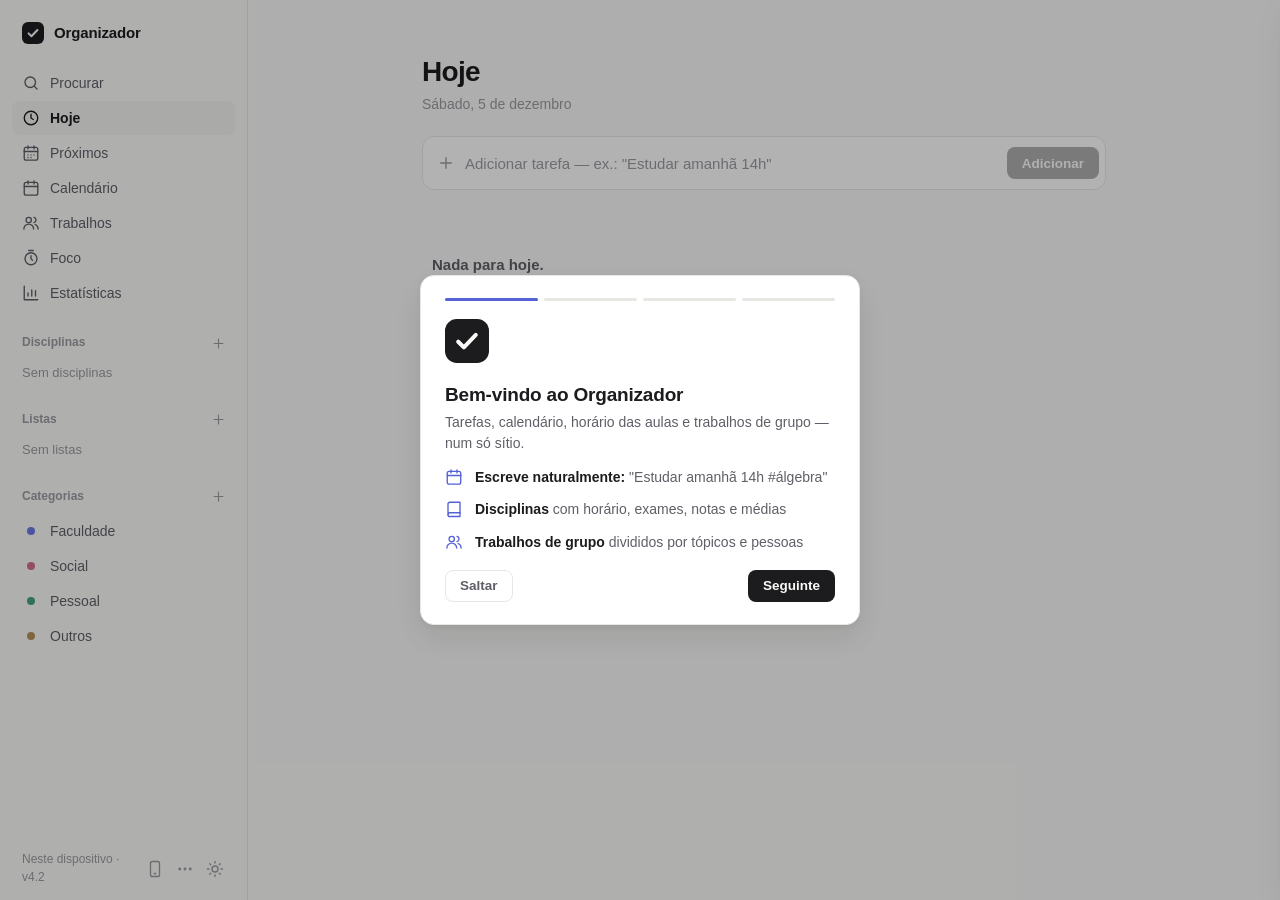
<file: index.html>
<!doctype html>
<html lang="pt">
<head>
  <meta charset="utf-8">
  <meta name="viewport" content="width=device-width, initial-scale=1, viewport-fit=cover">
  <meta name="theme-color" content="#111113">
  <meta name="mobile-web-app-capable" content="yes">
  <meta name="apple-mobile-web-app-capable" content="yes">
  <meta name="apple-mobile-web-app-status-bar-style" content="black-translucent">
  <meta name="apple-mobile-web-app-title" content="Organizador">
  <link rel="manifest" href="manifest.webmanifest">
  <link rel="apple-touch-icon" href="icons/apple-touch-icon.png">
  <link rel="icon" href="icons/icon.svg" type="image/svg+xml">
  <title>Organizador</title>
  <link rel="stylesheet" href="styles.css">
  <script>
    (function () {
      var p = localStorage.getItem('organizador.theme') || 'auto';
      var t = p === 'auto' ? (matchMedia('(prefers-color-scheme: dark)').matches ? 'dark' : 'light') : p;
      var r = document.documentElement;
      if (localStorage.getItem('organizador.density')) r.classList.add('compact');
      if (localStorage.getItem('organizador.corners') === 'square') r.classList.add('square');
      r.dataset.text = localStorage.getItem('organizador.text') || 'normal';
      document.documentElement.dataset.theme = t;
      var ac = localStorage.getItem('organizador.accent');
      if (ac) document.documentElement.style.setProperty('--accent', ac);
    })();
  </script>
</head>
<body>
  <div class="app">
    <aside class="sidebar" id="sidebar"></aside>
    <div class="main-wrap">
      <main>
        <div id="top"></div>
        <div id="composer" class="composer"></div>
        <div id="content"></div>
      </main>
    </div>
  </div>

  <nav class="tabbar" id="tabbar"></nav>
  <button class="fab" id="fab" aria-label="Nova tarefa"></button>
  <div class="backdrop" id="backdrop"></div>
  <section class="detail" id="detail" aria-label="Detalhes da tarefa"></section>
  <div class="toast" id="toast" role="status"></div>

  <script src="app.js"></script>
</body>
</html>
</file>
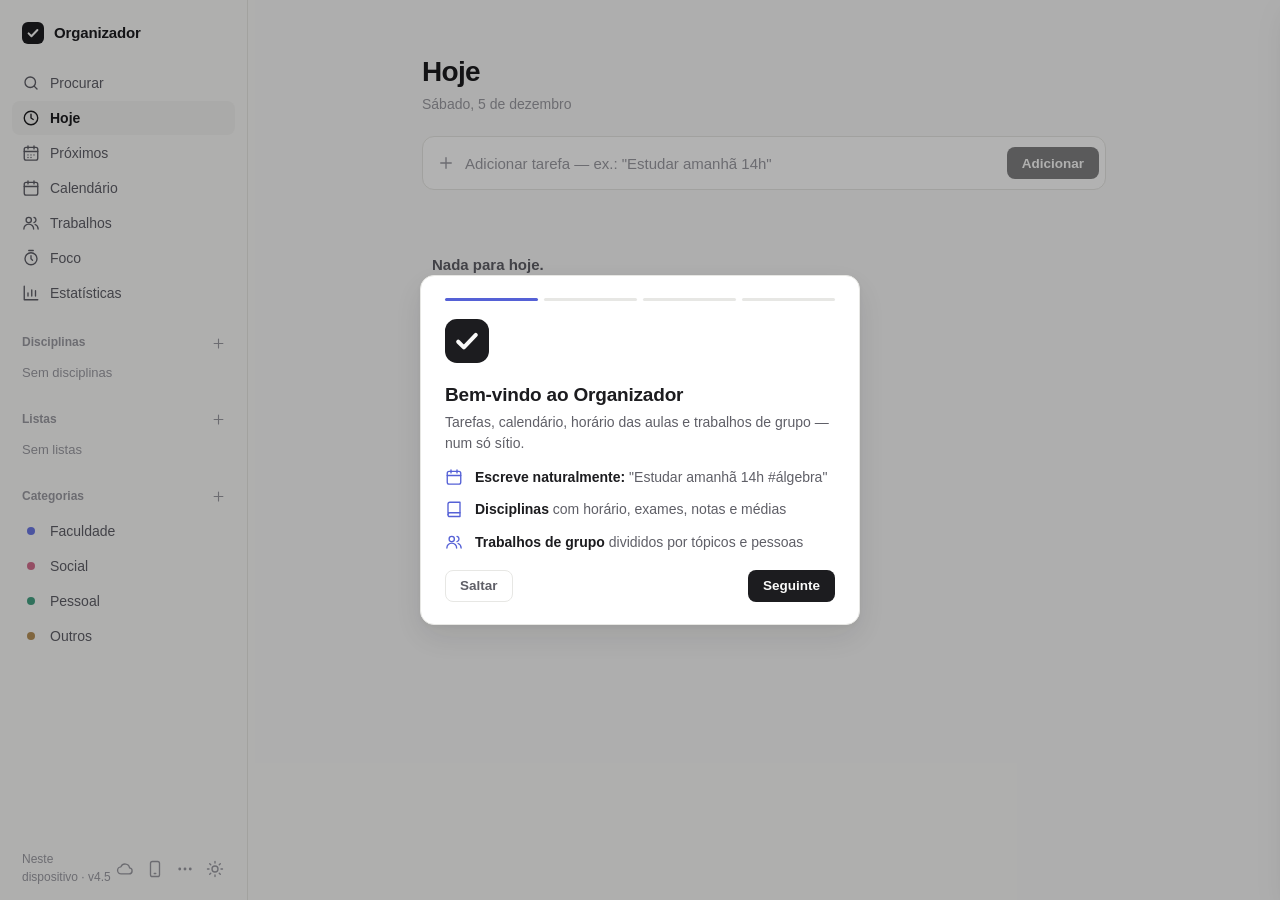
<file: static/index.html>
<!doctype html>
<html lang="pt">
<head>
  <meta charset="utf-8">
  <meta name="viewport" content="width=device-width, initial-scale=1, viewport-fit=cover">
  <meta name="theme-color" content="#111113">
  <meta name="mobile-web-app-capable" content="yes">
  <meta name="apple-mobile-web-app-capable" content="yes">
  <meta name="apple-mobile-web-app-status-bar-style" content="black-translucent">
  <meta name="apple-mobile-web-app-title" content="Organizador">
  <link rel="manifest" href="manifest.webmanifest">
  <link rel="apple-touch-icon" href="icons/apple-touch-icon.png">
  <link rel="icon" href="icons/icon.svg" type="image/svg+xml">
  <title>Organizador</title>
  <link rel="stylesheet" href="styles.css">
  <script>
    (function () {
      var p = localStorage.getItem('organizador.theme') || 'auto';
      var t = p === 'auto' ? (matchMedia('(prefers-color-scheme: dark)').matches ? 'dark' : 'light') : p;
      var r = document.documentElement;
      if (localStorage.getItem('organizador.density')) r.classList.add('compact');
      if (localStorage.getItem('organizador.corners') === 'square') r.classList.add('square');
      r.dataset.text = localStorage.getItem('organizador.text') || 'normal';
      document.documentElement.dataset.theme = t;
      var ac = localStorage.getItem('organizador.accent');
      if (ac) document.documentElement.style.setProperty('--accent', ac);
    })();
  </script>
</head>
<body>
  <div class="app">
    <aside class="sidebar" id="sidebar"></aside>
    <div class="main-wrap">
      <main>
        <div id="top"></div>
        <div id="composer" class="composer"></div>
        <div id="content"></div>
      </main>
    </div>
  </div>

  <nav class="tabbar" id="tabbar"></nav>
  <button class="fab" id="fab" aria-label="Nova tarefa"></button>
  <div class="backdrop" id="backdrop"></div>
  <section class="detail" id="detail" aria-label="Detalhes da tarefa"></section>
  <div class="toast" id="toast" role="status"></div>

  <script src="js/01-base.js"></script>
  <script src="js/02-vistas.js"></script>
  <script src="js/03-paginas.js"></script>
  <script src="js/04-interface.js"></script>
  <script src="js/05-dados.js"></script>
  <script src="js/06-extras.js"></script>
  <script src="js/07-conta.js"></script>
  <script src="js/08-arranque.js"></script>
</body>
</html>
</file>
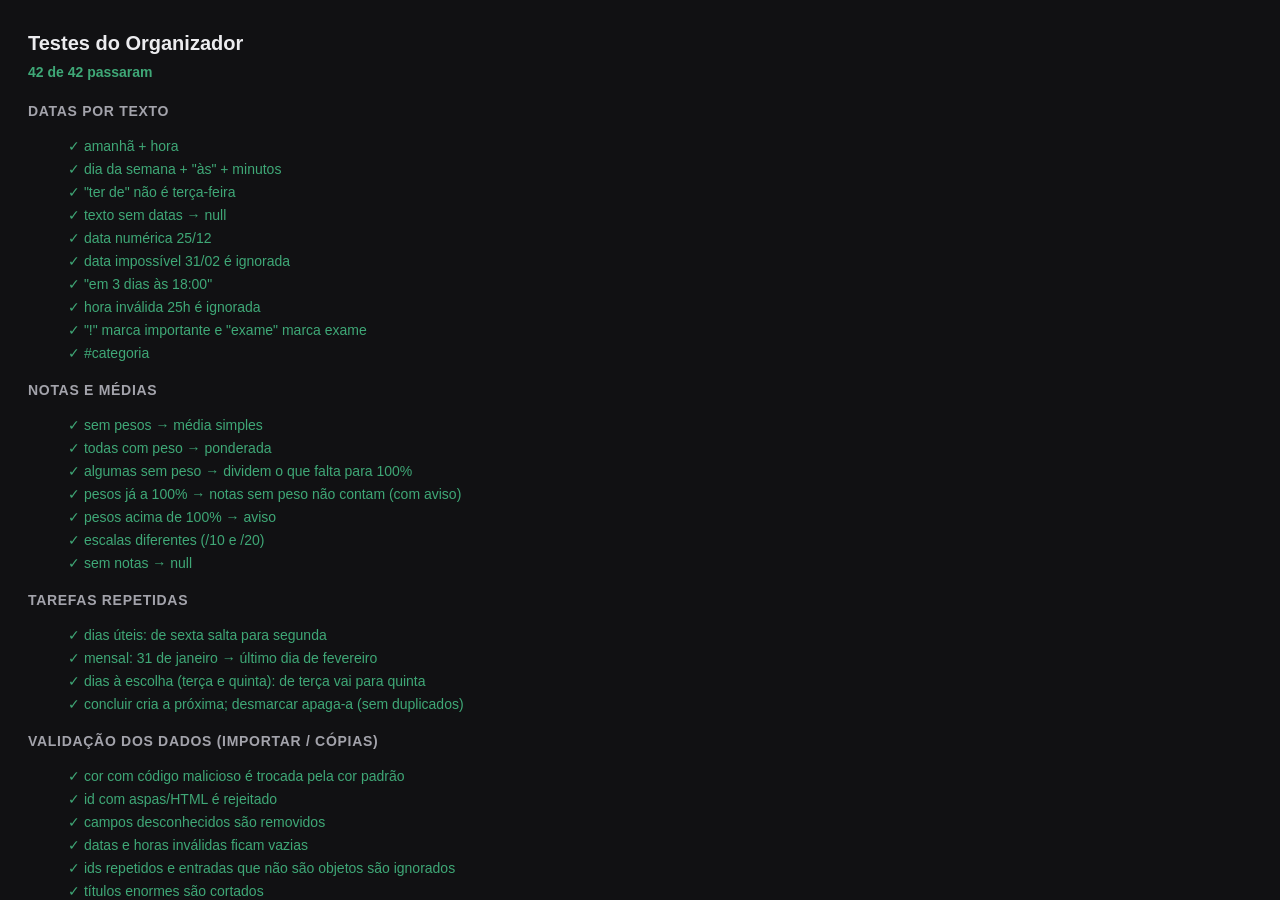
<file: tests/index.html>
<!doctype html>
<html lang="pt">
<head>
  <meta charset="utf-8">
  <meta name="viewport" content="width=device-width, initial-scale=1">
  <title>Organizador · Testes</title>
  <link rel="stylesheet" href="../static/styles.css">
  <style>
    #report { position: fixed; inset: 0; z-index: 999; overflow: auto; background: #111113; color: #ececef; font: 14px/1.5 -apple-system, Segoe UI, sans-serif; padding: 28px; }
    #report h1 { font-size: 20px; margin: 0 0 4px; }
    #report .sum { margin: 0 0 18px; color: #a3a3ab; }
    #report .ok { color: #3fa877; } #report .fail { color: #e0645a; }
    #report li { margin: 2px 0; list-style: none; }
    #report code { background: #202024; padding: 1px 5px; border-radius: 4px; font-size: 12.5px; }
    #report h2 { font-size: 14px; margin: 16px 0 4px; color: #a3a3ab; text-transform: uppercase; letter-spacing: .05em; }
  </style>
  <!-- Os testes usam um armazenamento separado (prefixo "teste."): não mexem nas tuas tarefas. -->
  <script>window.ORG_TEST = true;</script>
</head>
<body>
  <div class="app">
    <aside class="sidebar" id="sidebar"></aside>
    <div class="main-wrap"><main><div id="top"></div><div id="composer" class="composer"></div><div id="content"></div></main></div>
  </div>
  <nav class="tabbar" id="tabbar"></nav>
  <button class="fab" id="fab"></button>
  <div class="backdrop" id="backdrop"></div>
  <section class="detail" id="detail"></section>
  <div class="toast" id="toast"></div>
  <meta name="theme-color" content="#111113">

  <script src="../static/js/01-base.js"></script>
  <script src="../static/js/02-vistas.js"></script>
  <script src="../static/js/03-paginas.js"></script>
  <script src="../static/js/04-interface.js"></script>
  <script src="../static/js/05-dados.js"></script>
  <script src="../static/js/06-extras.js"></script>
  <script src="../static/js/07-conta.js"></script>
  <script src="../static/js/08-arranque.js"></script>
  <script src="testes.js"></script>
</body>
</html>
</file>
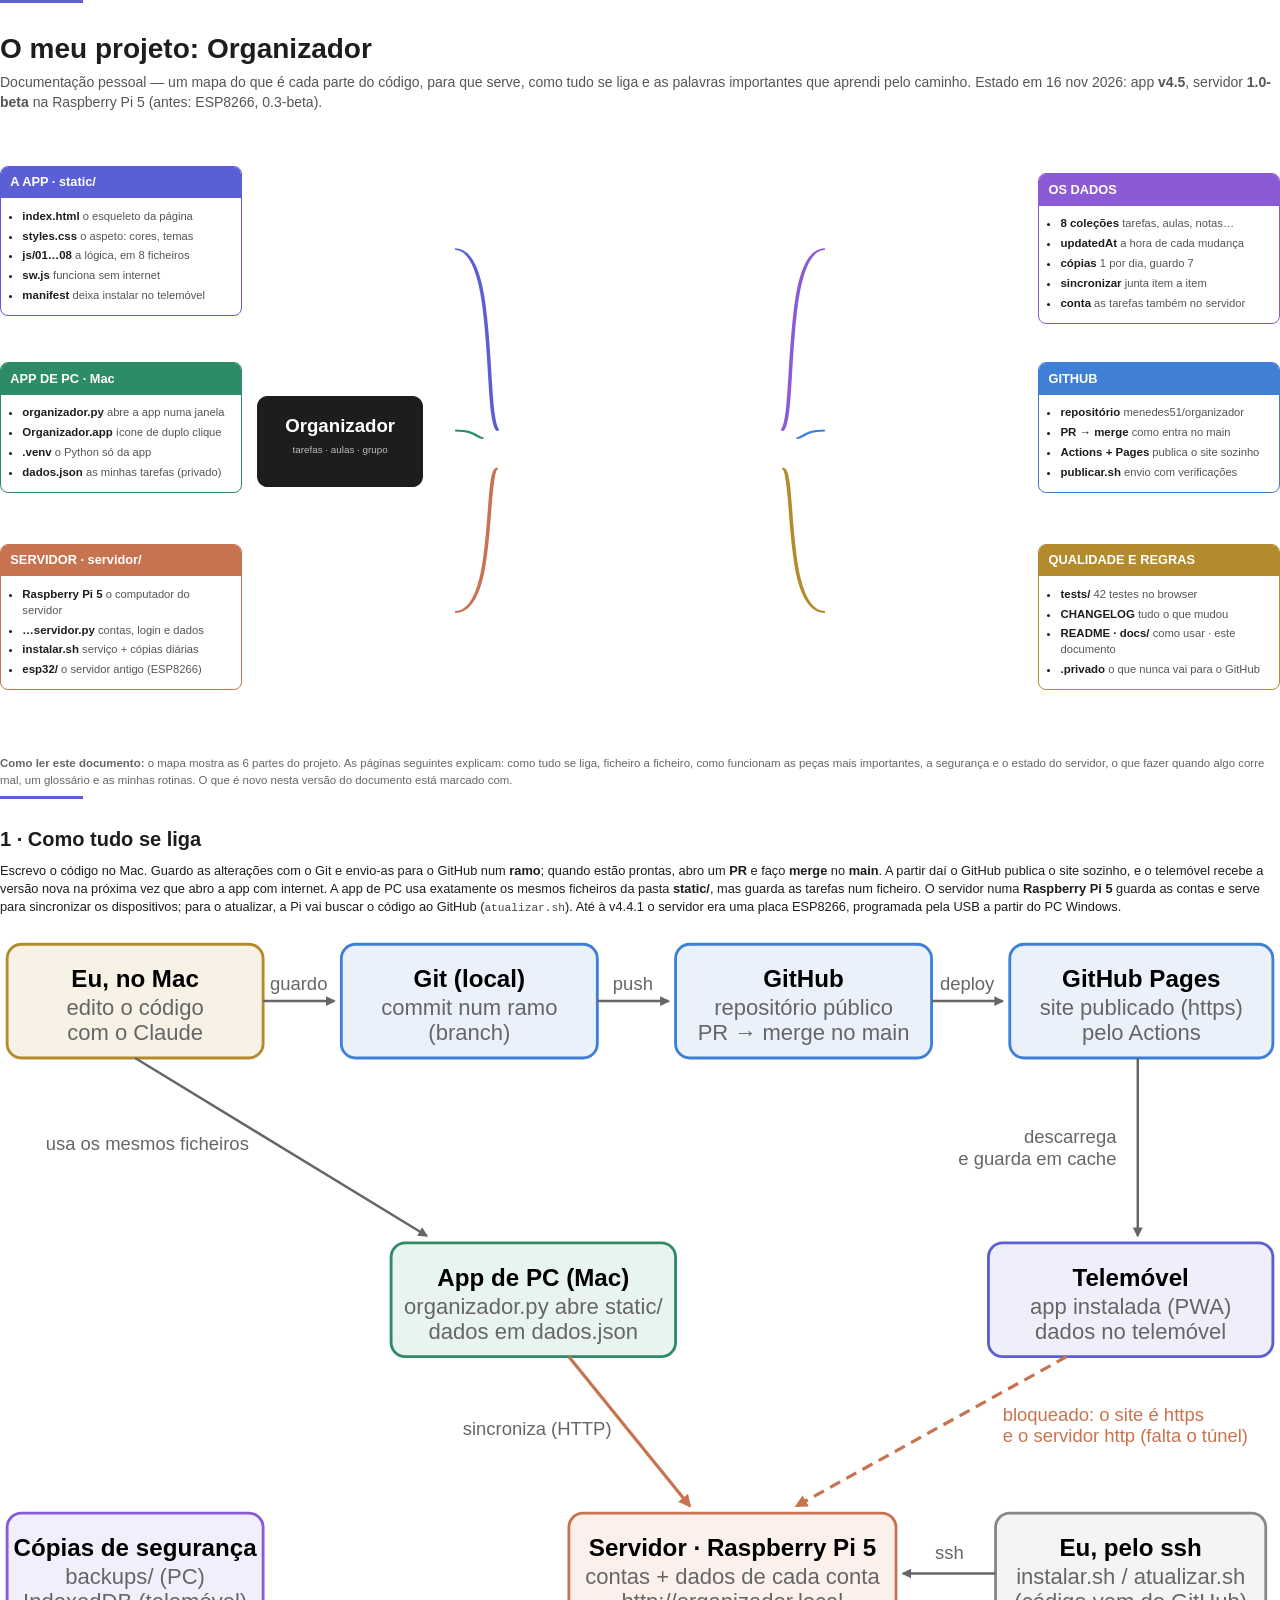
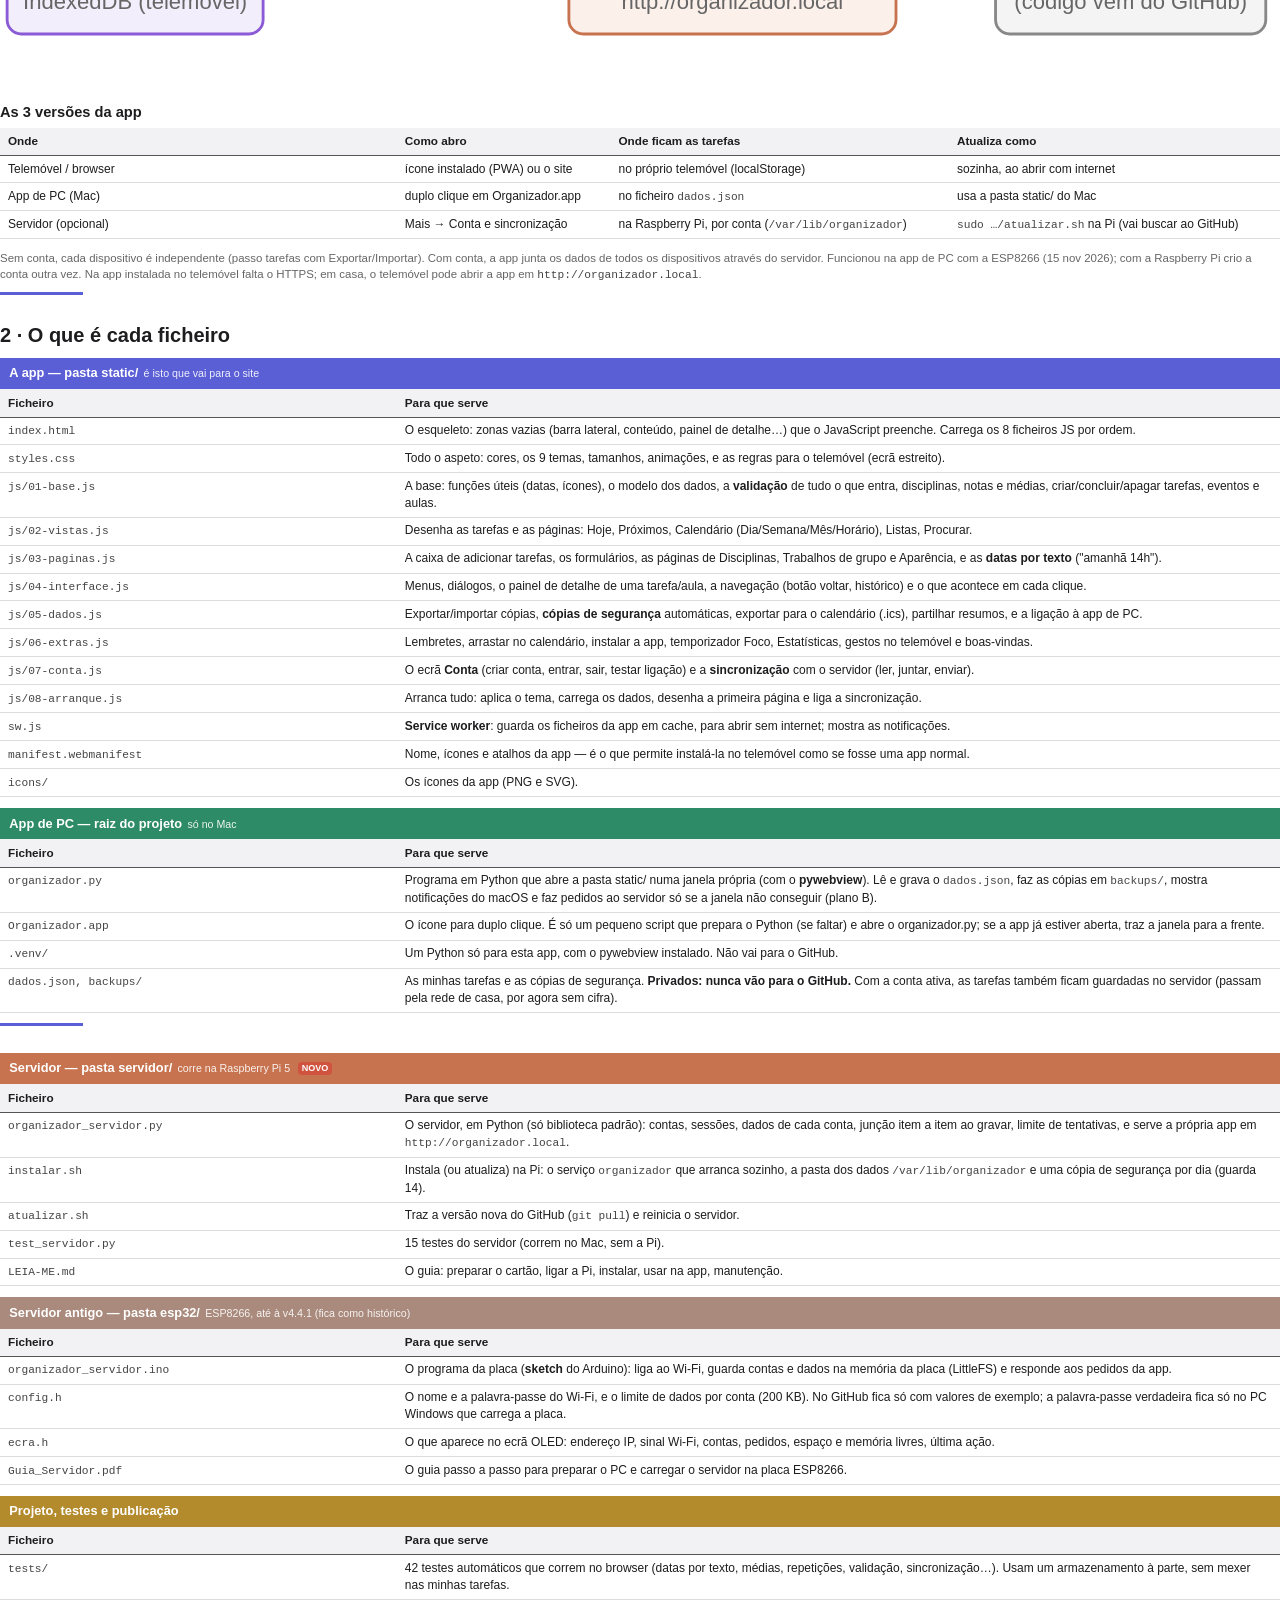
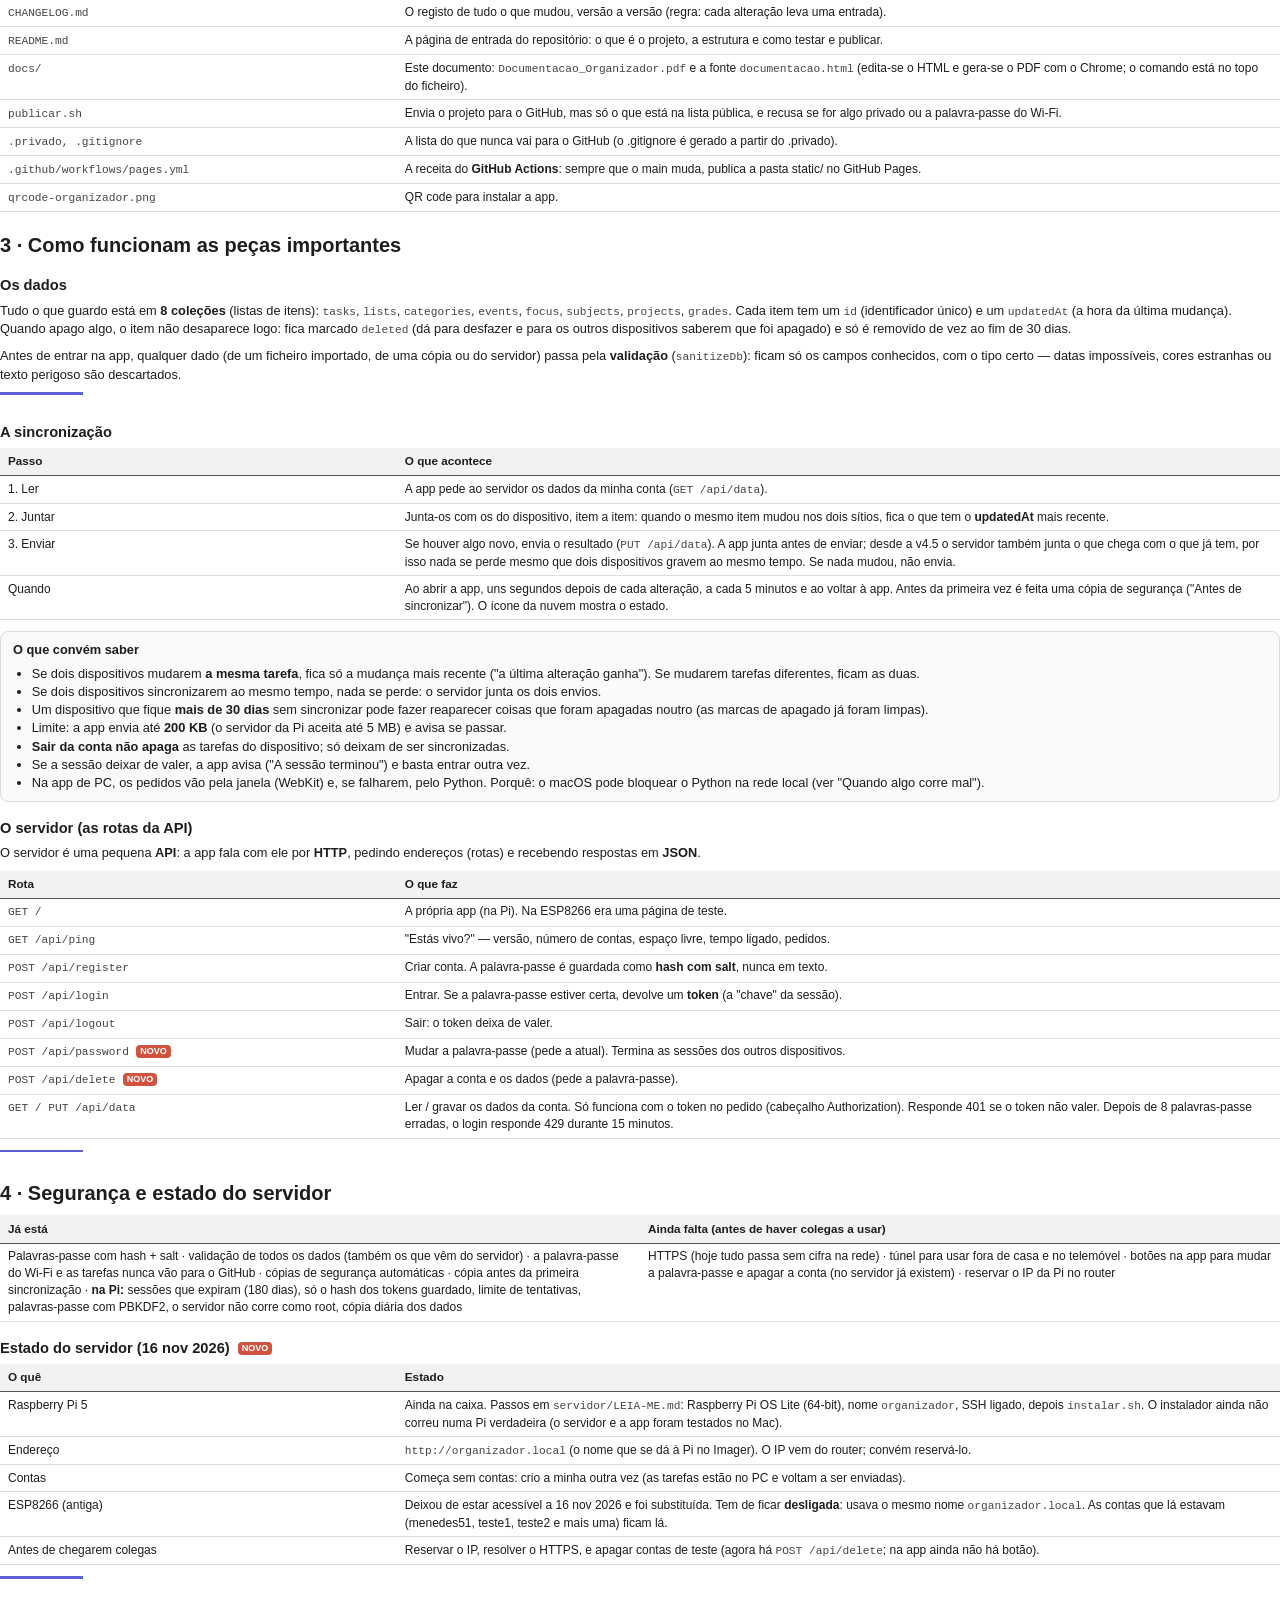
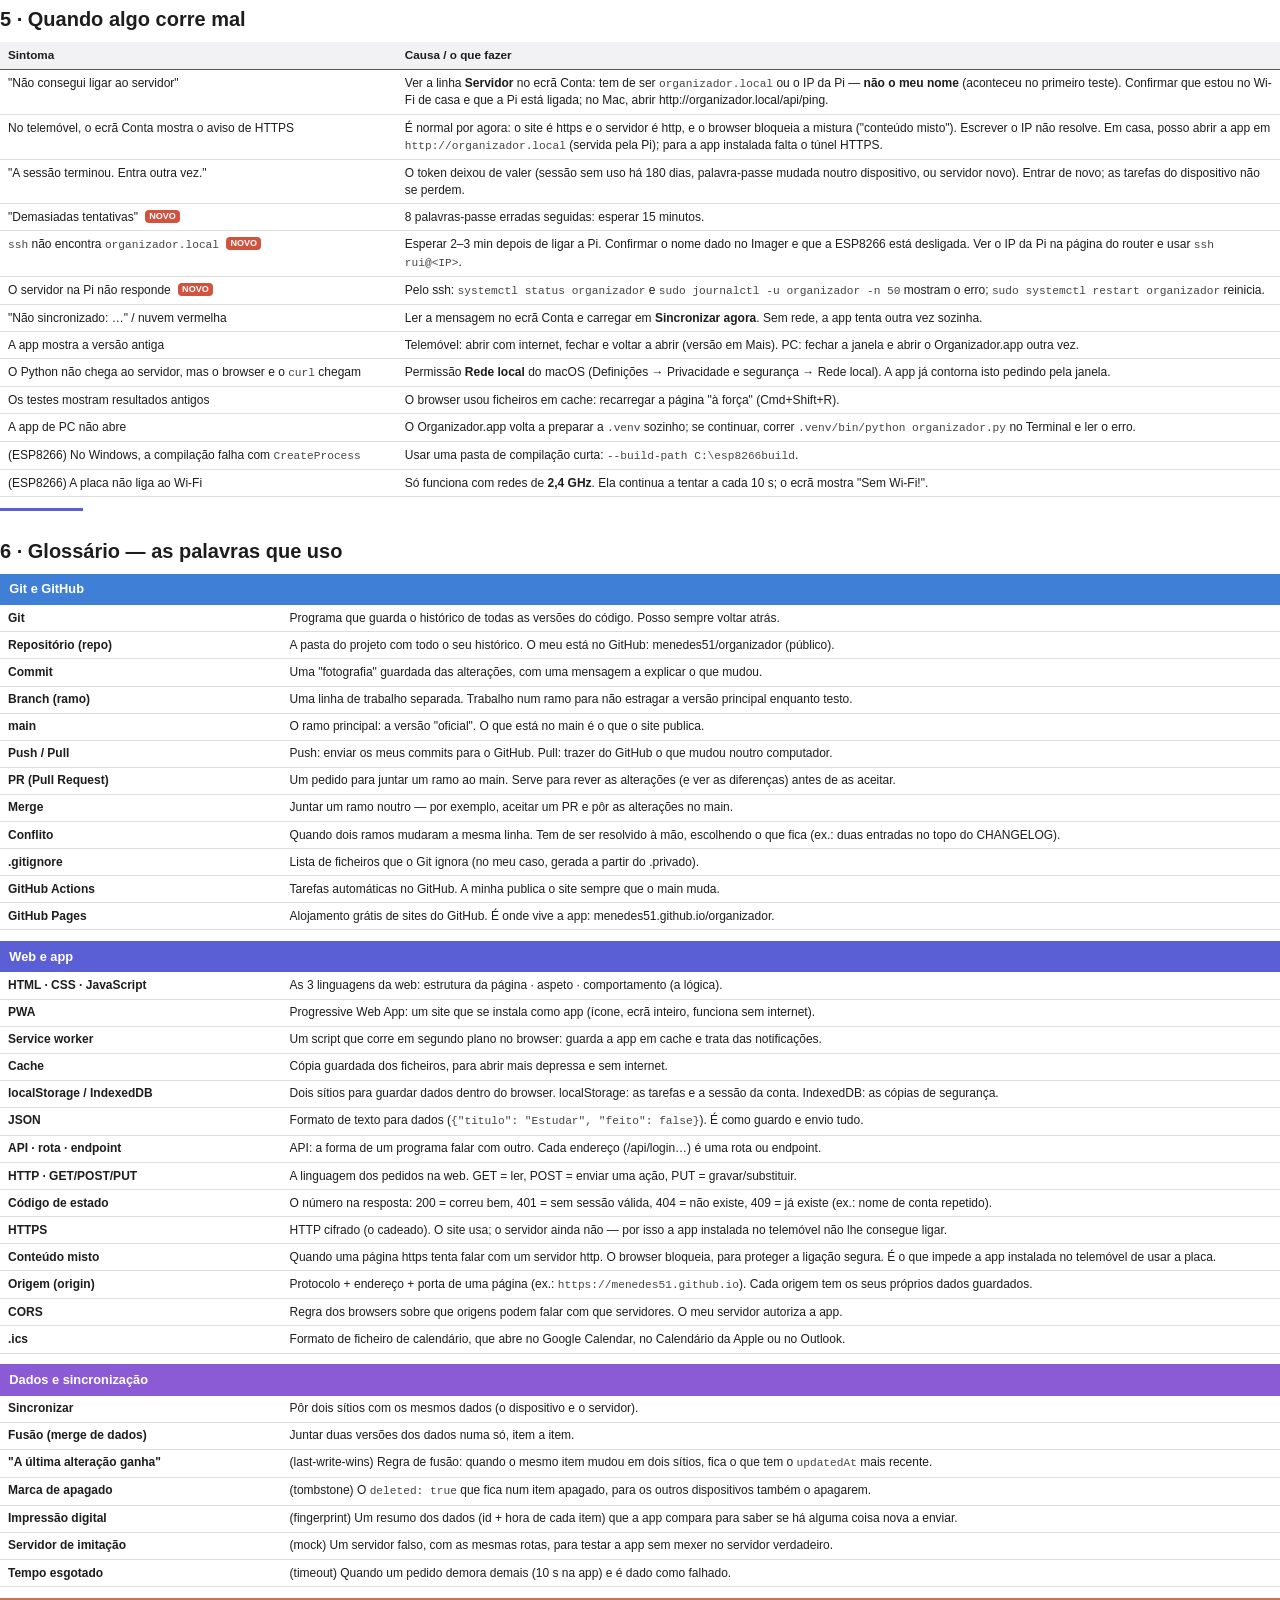
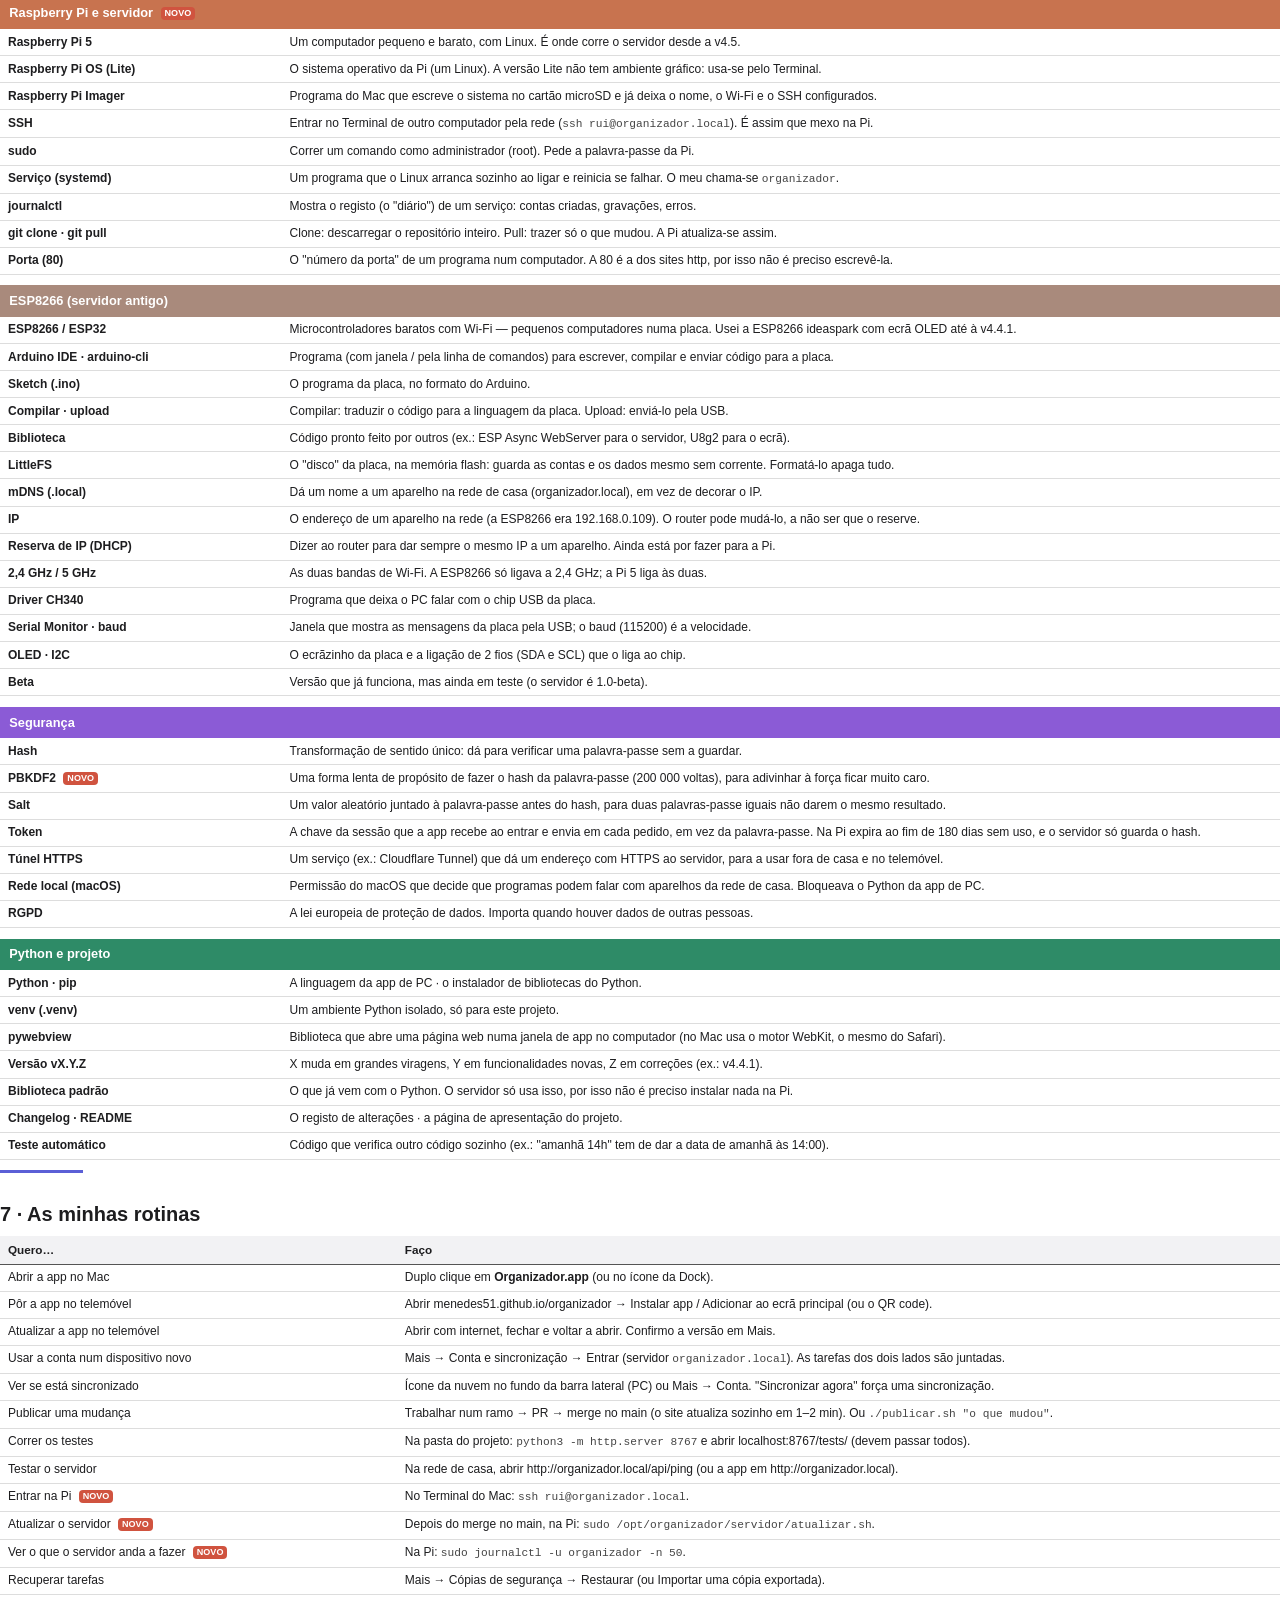
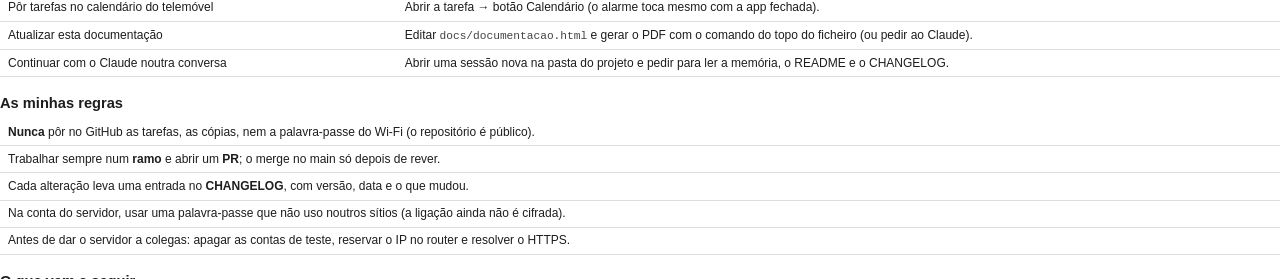
<file: docs/documentacao.html>
<!doctype html>
<html lang="pt">
<head>
<meta charset="utf-8">
<title>Organizador · Mapa do projeto</title>
<!-- Fonte da documentação. Para gerar o PDF (no Mac):
     "/Applications/Google Chrome.app/Contents/MacOS/Google Chrome" --headless --no-pdf-header-footer \
       --print-to-pdf=docs/Documentacao_Organizador.pdf docs/documentacao.html -->
<style>
  @page { size: A4; margin: 16mm 15mm 17mm;
    @bottom-left { content: "Organizador · Mapa do projeto"; font: 8pt Helvetica, Arial, sans-serif; color: #666; }
    @bottom-right { content: counter(page); font: 8pt Helvetica, Arial, sans-serif; color: #666; } }
  * { box-sizing: border-box; }
  body { margin: 0; font: 9.6pt/1.42 Helvetica, Arial, sans-serif; color: #1d1d1f; -webkit-print-color-adjust: exact; print-color-adjust: exact; }
  .page { break-after: page; }
  .page:last-child { break-after: auto; }
  tr { break-inside: avoid; }
  .band { break-after: avoid; }
  h2, h3 { break-after: avoid; }
  .bar { width: 22mm; height: 2.2pt; background: #5b5fd6; margin: 0 0 7mm; }
  h1 { font-size: 21pt; margin: 0 0 3pt; }
  h2 { font-size: 15pt; margin: 0 0 6pt; }
  h3 { font-size: 11pt; margin: 12pt 0 4pt; }
  p { margin: 0 0 6pt; }
  .lead { color: #555; font-size: 10.5pt; }
  code, .mono { font-family: Menlo, Consolas, monospace; font-size: 8.4pt; color: #444; }
  table { width: 100%; border-collapse: collapse; margin: 0 0 8pt; }
  th { text-align: left; font-size: 8.8pt; padding: 4pt 6pt; border-bottom: 1.2pt solid #555; background: #f2f2f4; }
  td { padding: 3.4pt 6pt; border-bottom: .6pt solid #ddd; vertical-align: top; font-size: 9pt; }
  td:first-child { width: 31%; }
  .gl td:first-child { width: 22%; font-weight: bold; }
  .band { color: #fff; font-weight: bold; padding: 5pt 7pt; font-size: 9.6pt; }
  .band small { font-weight: normal; opacity: .9; margin-left: 4pt; }
  .c-app { background: #5b5fd6; } .c-pc { background: #2e8b67; } .c-srv { background: #c8734f; }
  .c-dados { background: #8b5bd6; } .c-gh { background: #3f7fd6; } .c-q { background: #b38a2c; }
  .new { display: inline-block; font-size: 6.8pt; font-weight: bold; color: #fff; background: #d0533f; border-radius: 3pt; padding: 0 3pt; margin-left: 3pt; vertical-align: 1pt; }
  .note { font-size: 8.6pt; color: #666; }
  .box { border: .8pt solid #ddd; border-radius: 6pt; padding: 7pt 9pt; margin: 6pt 0 9pt; background: #fafafa; }
  .box.warn { border-color: #e2b25a; background: #fdf6e8; }
  .keep { break-inside: avoid; }
  /* mapa */
  .map { position: relative; height: 150mm; margin: 14mm 0 6mm; }
  .card { position: absolute; width: 64mm; border: .8pt solid; border-radius: 6pt; overflow: hidden; background: #fff; }
  .card .band { border-radius: 0; }
  .card ul { margin: 0; padding: 5pt 8pt 6pt 16pt; font-size: 8.4pt; }
  .card li { margin: 2.2pt 0; }
  .card li b { font-size: 8.6pt; }
  .card li span { color: #555; }
  .hub { position: absolute; left: 68mm; top: 61mm; width: 44mm; height: 24mm; border-radius: 8pt; background: #1d1d1f; color: #fff; text-align: center; padding-top: 4.5mm; }
  .hub b { font-size: 14pt; display: block; } .hub span { font-size: 7.4pt; color: #bbb; }
  /* diagrama */
  .flow { width: 100%; height: auto; margin: 4pt 0 8pt; }
</style>
</head>
<body>

<!-- ============================================================ 1 · mapa -->
<section class="page">
  <div class="bar"></div>
  <h1>O meu projeto: Organizador</h1>
  <p class="lead">Documentação pessoal — um mapa do que é cada parte do código, para que serve, como tudo se liga e as palavras importantes que aprendi pelo caminho. Estado em 16 nov 2026: app <b>v4.5</b>, servidor <b>1.0-beta</b> na Raspberry Pi 5 (antes: ESP8266, 0.3-beta).</p>

  <div class="map">
    <svg style="position:absolute;inset:0;width:100%;height:100%" viewBox="0 0 180 150" preserveAspectRatio="none">
      <g fill="none" stroke-width=".5">
        <path d="M64 22 C70 22 68 66 70 70" stroke="#5b5fd6"/>
        <path d="M64 70 C67 70 67 72 68 72" stroke="#2e8b67"/>
        <path d="M64 118 C70 118 68 80 70 80" stroke="#c8734f"/>
        <path d="M116 22 C110 22 112 66 110 70" stroke="#8b5bd6"/>
        <path d="M116 70 C113 70 113 72 112 72" stroke="#3f7fd6"/>
        <path d="M116 118 C110 118 112 80 110 80" stroke="#b38a2c"/>
      </g>
    </svg>
    <div class="card" style="left:0;top:0;border-color:#5b5fd6"><div class="band c-app">A APP · static/</div><ul>
      <li><b>index.html</b> <span>o esqueleto da página</span></li>
      <li><b>styles.css</b> <span>o aspeto: cores, temas</span></li>
      <li><b>js/01…08</b> <span>a lógica, em 8 ficheiros</span></li>
      <li><b>sw.js</b> <span>funciona sem internet</span></li>
      <li><b>manifest</b> <span>deixa instalar no telemóvel</span></li></ul></div>
    <div class="card" style="left:0;top:52mm;border-color:#2e8b67"><div class="band c-pc">APP DE PC · Mac</div><ul>
      <li><b>organizador.py</b> <span>abre a app numa janela</span></li>
      <li><b>Organizador.app</b> <span>ícone de duplo clique</span></li>
      <li><b>.venv</b> <span>o Python só da app</span></li>
      <li><b>dados.json</b> <span>as minhas tarefas (privado)</span></li></ul></div>
    <div class="card" style="left:0;top:100mm;border-color:#c8734f"><div class="band c-srv">SERVIDOR · servidor/</div><ul>
      <li><b>Raspberry Pi 5</b> <span>o computador do servidor</span></li>
      <li><b>…servidor.py</b> <span>contas, login e dados</span></li>
      <li><b>instalar.sh</b> <span>serviço + cópias diárias</span></li>
      <li><b>esp32/</b> <span>o servidor antigo (ESP8266)</span></li></ul></div>
    <div class="hub"><b>Organizador</b><span>tarefas · aulas · grupo</span></div>
    <div class="card" style="right:0;top:2mm;border-color:#8b5bd6"><div class="band c-dados">OS DADOS</div><ul>
      <li><b>8 coleções</b> <span>tarefas, aulas, notas…</span></li>
      <li><b>updatedAt</b> <span>a hora de cada mudança</span></li>
      <li><b>cópias</b> <span>1 por dia, guardo 7</span></li>
      <li><b>sincronizar</b> <span>junta item a item</span></li>
      <li><b>conta</b> <span>as tarefas também no servidor</span></li></ul></div>
    <div class="card" style="right:0;top:52mm;border-color:#3f7fd6"><div class="band c-gh">GITHUB</div><ul>
      <li><b>repositório</b> <span>menedes51/organizador</span></li>
      <li><b>PR → merge</b> <span>como entra no main</span></li>
      <li><b>Actions + Pages</b> <span>publica o site sozinho</span></li>
      <li><b>publicar.sh</b> <span>envio com verificações</span></li></ul></div>
    <div class="card" style="right:0;top:100mm;border-color:#b38a2c"><div class="band c-q">QUALIDADE E REGRAS</div><ul>
      <li><b>tests/</b> <span>42 testes no browser</span></li>
      <li><b>CHANGELOG</b> <span>tudo o que mudou</span></li>
      <li><b>README · docs/</b> <span>como usar · este documento</span></li>
      <li><b>.privado</b> <span>o que nunca vai para o GitHub</span></li></ul></div>
  </div>
  <p class="note"><b>Como ler este documento:</b> o mapa mostra as 6 partes do projeto. As páginas seguintes explicam: como tudo se liga, ficheiro a ficheiro, como funcionam as peças mais importantes, a segurança e o estado do servidor, o que fazer quando algo corre mal, um glossário e as minhas rotinas. O que é novo nesta versão do documento está marcado com.</p>
</section>

<!-- ============================================================ 2 · como tudo se liga -->
<section class="page">
  <div class="bar"></div>
  <h2>1 · Como tudo se liga</h2>
  <p>Escrevo o código no Mac. Guardo as alterações com o Git e envio-as para o GitHub num <b>ramo</b>; quando estão prontas, abro um <b>PR</b> e faço <b>merge</b> no <b>main</b>. A partir daí o GitHub publica o site sozinho, e o telemóvel recebe a versão nova na próxima vez que abro a app com internet. A app de PC usa exatamente os mesmos ficheiros da pasta <b>static/</b>, mas guarda as tarefas num ficheiro. O servidor numa <b>Raspberry Pi 5</b> guarda as contas e serve para sincronizar os dispositivos; para o atualizar, a Pi vai buscar o código ao GitHub (<code>atualizar.sh</code>). Até à v4.4.1 o servidor era uma placa ESP8266, programada pela USB a partir do PC Windows.</p>

  <svg class="flow" viewBox="0 0 180 104" font-family="Helvetica, Arial, sans-serif">
    <defs><marker id="ar" viewBox="0 0 6 6" refX="5" refY="3" markerWidth="4" markerHeight="4" orient="auto"><path d="M0 0L6 3L0 6z" fill="#666"/></marker>
      <marker id="ao" viewBox="0 0 6 6" refX="5" refY="3" markerWidth="4" markerHeight="4" orient="auto"><path d="M0 0L6 3L0 6z" fill="#c8734f"/></marker></defs>
    <g font-size="3.1" text-anchor="middle">
      <rect x="1" y="2" width="36" height="16" rx="2" fill="#f7f1e6" stroke="#b38a2c" stroke-width=".4"/><text x="19" y="8" font-weight="bold" font-size="3.4">Eu, no Mac</text><text x="19" y="12" fill="#666">edito o código</text><text x="19" y="15.5" fill="#666">com o Claude</text>
      <rect x="48" y="2" width="36" height="16" rx="2" fill="#eaf1fb" stroke="#3f7fd6" stroke-width=".4"/><text x="66" y="8" font-weight="bold" font-size="3.4">Git (local)</text><text x="66" y="12" fill="#666">commit num ramo</text><text x="66" y="15.5" fill="#666">(branch)</text>
      <rect x="95" y="2" width="36" height="16" rx="2" fill="#eaf1fb" stroke="#3f7fd6" stroke-width=".4"/><text x="113" y="8" font-weight="bold" font-size="3.4">GitHub</text><text x="113" y="12" fill="#666">repositório público</text><text x="113" y="15.5" fill="#666">PR → merge no main</text>
      <rect x="142" y="2" width="37" height="16" rx="2" fill="#eaf1fb" stroke="#3f7fd6" stroke-width=".4"/><text x="160.5" y="8" font-weight="bold" font-size="3.4">GitHub Pages</text><text x="160.5" y="12" fill="#666">site publicado (https)</text><text x="160.5" y="15.5" fill="#666">pelo Actions</text>
      <rect x="55" y="44" width="40" height="16" rx="2" fill="#e8f4ee" stroke="#2e8b67" stroke-width=".4"/><text x="75" y="50" font-weight="bold" font-size="3.4">App de PC (Mac)</text><text x="75" y="54" fill="#666">organizador.py abre static/</text><text x="75" y="57.5" fill="#666">dados em dados.json</text>
      <rect x="139" y="44" width="40" height="16" rx="2" fill="#efeffb" stroke="#5b5fd6" stroke-width=".4"/><text x="159" y="50" font-weight="bold" font-size="3.4">Telemóvel</text><text x="159" y="54" fill="#666">app instalada (PWA)</text><text x="159" y="57.5" fill="#666">dados no telemóvel</text>
      <rect x="1" y="82" width="36" height="17" rx="2" fill="#f3eefb" stroke="#8b5bd6" stroke-width=".4"/><text x="19" y="88" font-weight="bold" font-size="3.4">Cópias de segurança</text><text x="19" y="92" fill="#666">backups/ (PC)</text><text x="19" y="95.5" fill="#666">IndexedDB (telemóvel)</text>
      <rect x="80" y="82" width="46" height="17" rx="2" fill="#fbf0ea" stroke="#c8734f" stroke-width=".4"/><text x="103" y="88" font-weight="bold" font-size="3.4">Servidor · Raspberry Pi 5</text><text x="103" y="92" fill="#666">contas + dados de cada conta</text><text x="103" y="95.5" fill="#666">http://organizador.local</text>
      <rect x="140" y="82" width="38" height="17" rx="2" fill="#f4f4f4" stroke="#888" stroke-width=".4"/><text x="159" y="88" font-weight="bold" font-size="3.4">Eu, pelo ssh</text><text x="159" y="92" fill="#666">instalar.sh / atualizar.sh</text><text x="159" y="95.5" fill="#666">(código vem do GitHub)</text>
    </g>
    <g stroke="#666" stroke-width=".35" fill="none" marker-end="url(#ar)">
      <path d="M37 10H47"/><path d="M84 10H94"/><path d="M131 10H141"/><path d="M160 18V43"/><path d="M19 18L60 43"/><path d="M140 90.5H127"/>
    </g>
    <path d="M80 60L97 81" stroke="#c8734f" stroke-width=".45" fill="none" marker-end="url(#ao)"/>
    <path d="M150 60L112 81" stroke="#c8734f" stroke-width=".45" stroke-dasharray="1.6 1" fill="none" marker-end="url(#ao)"/>
    <g font-size="2.6" fill="#666" text-anchor="middle">
      <text x="42" y="8.5">guardo</text><text x="89" y="8.5">push</text><text x="136" y="8.5">deploy</text>
      <text x="157" y="30" text-anchor="end">descarrega</text><text x="157" y="33" text-anchor="end">e guarda em cache</text>
      <text x="35" y="31" text-anchor="end">usa os mesmos ficheiros</text>
      <text x="86" y="71" text-anchor="end">sincroniza (HTTP)</text>
      <text x="141" y="69" fill="#c8734f" text-anchor="start">bloqueado: o site é https</text><text x="141" y="72" fill="#c8734f" text-anchor="start">e o servidor http (falta o túnel)</text>
      <text x="133.5" y="88.5">ssh</text>
    </g>
  </svg>

  <h3>As 3 versões da app</h3>
  <table>
    <tr><th>Onde</th><th>Como abro</th><th>Onde ficam as tarefas</th><th>Atualiza como</th></tr>
    <tr><td>Telemóvel / browser</td><td>ícone instalado (PWA) ou o site</td><td>no próprio telemóvel (localStorage)</td><td>sozinha, ao abrir com internet</td></tr>
    <tr><td>App de PC (Mac)</td><td>duplo clique em Organizador.app</td><td>no ficheiro <code>dados.json</code></td><td>usa a pasta static/ do Mac</td></tr>
    <tr><td>Servidor (opcional)</td><td>Mais → Conta e sincronização</td><td>na Raspberry Pi, por conta (<code>/var/lib/organizador</code>)</td><td><code>sudo …/atualizar.sh</code> na Pi (vai buscar ao GitHub)</td></tr>
  </table>
  <p class="note">Sem conta, cada dispositivo é independente (passo tarefas com Exportar/Importar). Com conta, a app junta os dados de todos os dispositivos através do servidor. Funcionou na app de PC com a ESP8266 (15 nov 2026); com a Raspberry Pi crio a conta outra vez. Na app instalada no telemóvel falta o HTTPS; em casa, o telemóvel pode abrir a app em <code>http://organizador.local</code>.</p>
</section>

<!-- ============================================================ 3 · ficheiros -->
<section class="page">
  <div class="bar"></div>
  <h2>2 · O que é cada ficheiro</h2>
  <div class="band c-app">A app — pasta static/<small>é isto que vai para o site</small></div>
  <table>
    <tr><th>Ficheiro</th><th>Para que serve</th></tr>
    <tr><td><code>index.html</code></td><td>O esqueleto: zonas vazias (barra lateral, conteúdo, painel de detalhe…) que o JavaScript preenche. Carrega os 8 ficheiros JS por ordem.</td></tr>
    <tr><td><code>styles.css</code></td><td>Todo o aspeto: cores, os 9 temas, tamanhos, animações, e as regras para o telemóvel (ecrã estreito).</td></tr>
    <tr><td><code>js/01-base.js</code></td><td>A base: funções úteis (datas, ícones), o modelo dos dados, a <b>validação</b> de tudo o que entra, disciplinas, notas e médias, criar/concluir/apagar tarefas, eventos e aulas.</td></tr>
    <tr><td><code>js/02-vistas.js</code></td><td>Desenha as tarefas e as páginas: Hoje, Próximos, Calendário (Dia/Semana/Mês/Horário), Listas, Procurar.</td></tr>
    <tr><td><code>js/03-paginas.js</code></td><td>A caixa de adicionar tarefas, os formulários, as páginas de Disciplinas, Trabalhos de grupo e Aparência, e as <b>datas por texto</b> ("amanhã 14h").</td></tr>
    <tr><td><code>js/04-interface.js</code></td><td>Menus, diálogos, o painel de detalhe de uma tarefa/aula, a navegação (botão voltar, histórico) e o que acontece em cada clique.</td></tr>
    <tr><td><code>js/05-dados.js</code></td><td>Exportar/importar cópias, <b>cópias de segurança</b> automáticas, exportar para o calendário (.ics), partilhar resumos, e a ligação à app de PC.</td></tr>
    <tr><td><code>js/06-extras.js</code></td><td>Lembretes, arrastar no calendário, instalar a app, temporizador Foco, Estatísticas, gestos no telemóvel e boas-vindas.</td></tr>
    <tr><td><code>js/07-conta.js</code></td><td>O ecrã <b>Conta</b> (criar conta, entrar, sair, testar ligação) e a <b>sincronização</b> com o servidor (ler, juntar, enviar).</td></tr>
    <tr><td><code>js/08-arranque.js</code></td><td>Arranca tudo: aplica o tema, carrega os dados, desenha a primeira página e liga a sincronização.</td></tr>
    <tr><td><code>sw.js</code></td><td><b>Service worker</b>: guarda os ficheiros da app em cache, para abrir sem internet; mostra as notificações.</td></tr>
    <tr><td><code>manifest.webmanifest</code></td><td>Nome, ícones e atalhos da app — é o que permite instalá-la no telemóvel como se fosse uma app normal.</td></tr>
    <tr><td><code>icons/</code></td><td>Os ícones da app (PNG e SVG).</td></tr>
  </table>
  <div class="band c-pc">App de PC — raiz do projeto<small>só no Mac</small></div>
  <table>
    <tr><th>Ficheiro</th><th>Para que serve</th></tr>
    <tr><td><code>organizador.py</code></td><td>Programa em Python que abre a pasta static/ numa janela própria (com o <b>pywebview</b>). Lê e grava o <code>dados.json</code>, faz as cópias em <code>backups/</code>, mostra notificações do macOS e faz pedidos ao servidor só se a janela não conseguir (plano B).</td></tr>
    <tr><td><code>Organizador.app</code></td><td>O ícone para duplo clique. É só um pequeno script que prepara o Python (se faltar) e abre o organizador.py; se a app já estiver aberta, traz a janela para a frente.</td></tr>
    <tr><td><code>.venv/</code></td><td>Um Python só para esta app, com o pywebview instalado. Não vai para o GitHub.</td></tr>
    <tr><td><code>dados.json, backups/</code></td><td>As minhas tarefas e as cópias de segurança. <b>Privados: nunca vão para o GitHub.</b> Com a conta ativa, as tarefas também ficam guardadas no servidor (passam pela rede de casa, por agora sem cifra).</td></tr>
  </table>
</section>

<!-- ============================================================ 4 · servidor + projeto -->
<section class="page">
  <div class="bar"></div>
  <div class="band c-srv">Servidor — pasta servidor/<small>corre na Raspberry Pi 5</small> <span class="new">NOVO</span></div>
  <table>
    <tr><th>Ficheiro</th><th>Para que serve</th></tr>
    <tr><td><code>organizador_servidor.py</code></td><td>O servidor, em Python (só biblioteca padrão): contas, sessões, dados de cada conta, junção item a item ao gravar, limite de tentativas, e serve a própria app em <code>http://organizador.local</code>.</td></tr>
    <tr><td><code>instalar.sh</code></td><td>Instala (ou atualiza) na Pi: o serviço <code>organizador</code> que arranca sozinho, a pasta dos dados <code>/var/lib/organizador</code> e uma cópia de segurança por dia (guarda 14).</td></tr>
    <tr><td><code>atualizar.sh</code></td><td>Traz a versão nova do GitHub (<code>git pull</code>) e reinicia o servidor.</td></tr>
    <tr><td><code>test_servidor.py</code></td><td>15 testes do servidor (correm no Mac, sem a Pi).</td></tr>
    <tr><td><code>LEIA-ME.md</code></td><td>O guia: preparar o cartão, ligar a Pi, instalar, usar na app, manutenção.</td></tr>
  </table>
  <div class="band c-srv" style="background:#a98a7c">Servidor antigo — pasta esp32/<small>ESP8266, até à v4.4.1 (fica como histórico)</small></div>
  <table>
    <tr><th>Ficheiro</th><th>Para que serve</th></tr>
    <tr><td><code>organizador_servidor.ino</code></td><td>O programa da placa (<b>sketch</b> do Arduino): liga ao Wi-Fi, guarda contas e dados na memória da placa (LittleFS) e responde aos pedidos da app.</td></tr>
    <tr><td><code>config.h</code></td><td>O nome e a palavra-passe do Wi-Fi, e o limite de dados por conta (200 KB). No GitHub fica só com valores de exemplo; a palavra-passe verdadeira fica só no PC Windows que carrega a placa.</td></tr>
    <tr><td><code>ecra.h</code></td><td>O que aparece no ecrã OLED: endereço IP, sinal Wi-Fi, contas, pedidos, espaço e memória livres, última ação.</td></tr>
    <tr><td><code>Guia_Servidor.pdf</code></td><td>O guia passo a passo para preparar o PC e carregar o servidor na placa ESP8266.</td></tr>
  </table>
  <div class="band c-q">Projeto, testes e publicação</div>
  <table>
    <tr><th>Ficheiro</th><th>Para que serve</th></tr>
    <tr><td><code>tests/</code></td><td>42 testes automáticos que correm no browser (datas por texto, médias, repetições, validação, sincronização…). Usam um armazenamento à parte, sem mexer nas minhas tarefas.</td></tr>
    <tr><td><code>CHANGELOG.md</code></td><td>O registo de tudo o que mudou, versão a versão (regra: cada alteração leva uma entrada).</td></tr>
    <tr><td><code>README.md</code></td><td>A página de entrada do repositório: o que é o projeto, a estrutura e como testar e publicar.</td></tr>
    <tr><td><code>docs/</code></td><td>Este documento: <code>Documentacao_Organizador.pdf</code> e a fonte <code>documentacao.html</code> (edita-se o HTML e gera-se o PDF com o Chrome; o comando está no topo do ficheiro).</td></tr>
    <tr><td><code>publicar.sh</code></td><td>Envia o projeto para o GitHub, mas só o que está na lista pública, e recusa se for algo privado ou a palavra-passe do Wi-Fi.</td></tr>
    <tr><td><code>.privado, .gitignore</code></td><td>A lista do que nunca vai para o GitHub (o .gitignore é gerado a partir do .privado).</td></tr>
    <tr><td><code>.github/workflows/pages.yml</code></td><td>A receita do <b>GitHub Actions</b>: sempre que o main muda, publica a pasta static/ no GitHub Pages.</td></tr>
    <tr><td><code>qrcode-organizador.png</code></td><td>QR code para instalar a app.</td></tr>
  </table>

  <h2 style="margin-top:14pt">3 · Como funcionam as peças importantes</h2>
  <h3>Os dados</h3>
  <p>Tudo o que guardo está em <b>8 coleções</b> (listas de itens): <code>tasks</code>, <code>lists</code>, <code>categories</code>, <code>events</code>, <code>focus</code>, <code>subjects</code>, <code>projects</code>, <code>grades</code>. Cada item tem um <code>id</code> (identificador único) e um <code>updatedAt</code> (a hora da última mudança). Quando apago algo, o item não desaparece logo: fica marcado <code>deleted</code> (dá para desfazer e para os outros dispositivos saberem que foi apagado) e só é removido de vez ao fim de 30 dias.</p>
  <p>Antes de entrar na app, qualquer dado (de um ficheiro importado, de uma cópia ou do servidor) passa pela <b>validação</b> (<code>sanitizeDb</code>): ficam só os campos conhecidos, com o tipo certo — datas impossíveis, cores estranhas ou texto perigoso são descartados.</p>
</section>

<!-- ============================================================ 5 · sincronização + API -->
<section class="page">
  <div class="bar"></div>
  <h3 style="margin-top:0">A sincronização</h3>
  <table>
    <tr><th style="width:14%">Passo</th><th>O que acontece</th></tr>
    <tr><td>1. Ler</td><td>A app pede ao servidor os dados da minha conta (<code>GET /api/data</code>).</td></tr>
    <tr><td>2. Juntar</td><td>Junta-os com os do dispositivo, item a item: quando o mesmo item mudou nos dois sítios, fica o que tem o <b>updatedAt</b> mais recente.</td></tr>
    <tr><td>3. Enviar</td><td>Se houver algo novo, envia o resultado (<code>PUT /api/data</code>). A app junta antes de enviar; desde a v4.5 o servidor também junta o que chega com o que já tem, por isso nada se perde mesmo que dois dispositivos gravem ao mesmo tempo. Se nada mudou, não envia.</td></tr>
    <tr><td>Quando</td><td>Ao abrir a app, uns segundos depois de cada alteração, a cada 5 minutos e ao voltar à app. Antes da primeira vez é feita uma cópia de segurança ("Antes de sincronizar"). O ícone da nuvem mostra o estado.</td></tr>
  </table>
  <div class="box keep"><b>O que convém saber</b>
    <ul style="margin:4pt 0 0;padding-left:14pt">
      <li>Se dois dispositivos mudarem <b>a mesma tarefa</b>, fica só a mudança mais recente ("a última alteração ganha"). Se mudarem tarefas diferentes, ficam as duas.</li>
      <li>Se dois dispositivos sincronizarem ao mesmo tempo, nada se perde: o servidor junta os dois envios.</li>
      <li>Um dispositivo que fique <b>mais de 30 dias</b> sem sincronizar pode fazer reaparecer coisas que foram apagadas noutro (as marcas de apagado já foram limpas).</li>
      <li>Limite: a app envia até <b>200 KB</b> (o servidor da Pi aceita até 5 MB) e avisa se passar.</li>
      <li><b>Sair da conta não apaga</b> as tarefas do dispositivo; só deixam de ser sincronizadas.</li>
      <li>Se a sessão deixar de valer, a app avisa ("A sessão terminou") e basta entrar outra vez.</li>
      <li>Na app de PC, os pedidos vão pela janela (WebKit) e, se falharem, pelo Python. Porquê: o macOS pode bloquear o Python na rede local (ver "Quando algo corre mal").</li>
    </ul></div>

  <h3>O servidor (as rotas da API)</h3>
  <p>O servidor é uma pequena <b>API</b>: a app fala com ele por <b>HTTP</b>, pedindo endereços (rotas) e recebendo respostas em <b>JSON</b>.</p>
  <table>
    <tr><th>Rota</th><th>O que faz</th></tr>
    <tr><td><code>GET /</code></td><td>A própria app (na Pi). Na ESP8266 era uma página de teste.</td></tr>
    <tr><td><code>GET /api/ping</code></td><td>"Estás vivo?" — versão, número de contas, espaço livre, tempo ligado, pedidos.</td></tr>
    <tr><td><code>POST /api/register</code></td><td>Criar conta. A palavra-passe é guardada como <b>hash com salt</b>, nunca em texto.</td></tr>
    <tr><td><code>POST /api/login</code></td><td>Entrar. Se a palavra-passe estiver certa, devolve um <b>token</b> (a "chave" da sessão).</td></tr>
    <tr><td><code>POST /api/logout</code></td><td>Sair: o token deixa de valer.</td></tr>
    <tr><td><code>POST /api/password</code> <span class="new">NOVO</span></td><td>Mudar a palavra-passe (pede a atual). Termina as sessões dos outros dispositivos.</td></tr>
    <tr><td><code>POST /api/delete</code> <span class="new">NOVO</span></td><td>Apagar a conta e os dados (pede a palavra-passe).</td></tr>
    <tr><td><code>GET / PUT /api/data</code></td><td>Ler / gravar os dados da conta. Só funciona com o token no pedido (cabeçalho Authorization). Responde 401 se o token não valer. Depois de 8 palavras-passe erradas, o login responde 429 durante 15 minutos.</td></tr>
  </table>
</section>

<!-- ============================================================ 6 · segurança, placa, problemas -->
<section class="page">
  <div class="bar"></div>
  <h2>4 · Segurança e estado do servidor</h2>
  <table>
    <tr><th style="width:50%">Já está</th><th>Ainda falta (antes de haver colegas a usar)</th></tr>
    <tr><td>Palavras-passe com hash + salt · validação de todos os dados (também os que vêm do servidor) · a palavra-passe do Wi-Fi e as tarefas nunca vão para o GitHub · cópias de segurança automáticas · cópia antes da primeira sincronização · <b>na Pi:</b> sessões que expiram (180 dias), só o hash dos tokens guardado, limite de tentativas, palavras-passe com PBKDF2, o servidor não corre como root, cópia diária dos dados</td>
        <td>HTTPS (hoje tudo passa sem cifra na rede) · túnel para usar fora de casa e no telemóvel · botões na app para mudar a palavra-passe e apagar a conta (no servidor já existem) · reservar o IP da Pi no router</td></tr>
  </table>

  <h3>Estado do servidor (16 nov 2026) <span class="new">NOVO</span></h3>
  <table>
    <tr><th>O quê</th><th>Estado</th></tr>
    <tr><td>Raspberry Pi 5</td><td>Ainda na caixa. Passos em <code>servidor/LEIA-ME.md</code>: Raspberry Pi OS Lite (64-bit), nome <code>organizador</code>, SSH ligado, depois <code>instalar.sh</code>. O instalador ainda não correu numa Pi verdadeira (o servidor e a app foram testados no Mac).</td></tr>
    <tr><td>Endereço</td><td><code>http://organizador.local</code> (o nome que se dá à Pi no Imager). O IP vem do router; convém reservá-lo.</td></tr>
    <tr><td>Contas</td><td>Começa sem contas: crio a minha outra vez (as tarefas estão no PC e voltam a ser enviadas).</td></tr>
    <tr><td>ESP8266 (antiga)</td><td>Deixou de estar acessível a 16 nov 2026 e foi substituída. Tem de ficar <b>desligada</b>: usava o mesmo nome <code>organizador.local</code>. As contas que lá estavam (menedes51, teste1, teste2 e mais uma) ficam lá.</td></tr>
    <tr><td>Antes de chegarem colegas</td><td>Reservar o IP, resolver o HTTPS, e apagar contas de teste (agora há <code>POST /api/delete</code>; na app ainda não há botão).</td></tr>
  </table>

</section>

<section class="page">
  <div class="bar"></div>
  <h2>5 · Quando algo corre mal</h2>
  <table>
    <tr><th>Sintoma</th><th>Causa / o que fazer</th></tr>
    <tr><td>"Não consegui ligar ao servidor"</td><td>Ver a linha <b>Servidor</b> no ecrã Conta: tem de ser <code>organizador.local</code> ou o IP da Pi — <b>não o meu nome</b> (aconteceu no primeiro teste). Confirmar que estou no Wi-Fi de casa e que a Pi está ligada; no Mac, abrir http://organizador.local/api/ping.</td></tr>
    <tr><td>No telemóvel, o ecrã Conta mostra o aviso de HTTPS</td><td>É normal por agora: o site é https e o servidor é http, e o browser bloqueia a mistura ("conteúdo misto"). Escrever o IP não resolve. Em casa, posso abrir a app em <code>http://organizador.local</code> (servida pela Pi); para a app instalada falta o túnel HTTPS.</td></tr>
    <tr><td>"A sessão terminou. Entra outra vez."</td><td>O token deixou de valer (sessão sem uso há 180 dias, palavra-passe mudada noutro dispositivo, ou servidor novo). Entrar de novo; as tarefas do dispositivo não se perdem.</td></tr>
    <tr><td>"Demasiadas tentativas" <span class="new">NOVO</span></td><td>8 palavras-passe erradas seguidas: esperar 15 minutos.</td></tr>
    <tr><td><code>ssh</code> não encontra <code>organizador.local</code> <span class="new">NOVO</span></td><td>Esperar 2–3 min depois de ligar a Pi. Confirmar o nome dado no Imager e que a ESP8266 está desligada. Ver o IP da Pi na página do router e usar <code>ssh rui@&lt;IP&gt;</code>.</td></tr>
    <tr><td>O servidor na Pi não responde <span class="new">NOVO</span></td><td>Pelo ssh: <code>systemctl status organizador</code> e <code>sudo journalctl -u organizador -n 50</code> mostram o erro; <code>sudo systemctl restart organizador</code> reinicia.</td></tr>
    <tr><td>"Não sincronizado: …" / nuvem vermelha</td><td>Ler a mensagem no ecrã Conta e carregar em <b>Sincronizar agora</b>. Sem rede, a app tenta outra vez sozinha.</td></tr>
    <tr><td>A app mostra a versão antiga</td><td>Telemóvel: abrir com internet, fechar e voltar a abrir (versão em Mais). PC: fechar a janela e abrir o Organizador.app outra vez.</td></tr>
    <tr><td>O Python não chega ao servidor, mas o browser e o <code>curl</code> chegam</td><td>Permissão <b>Rede local</b> do macOS (Definições → Privacidade e segurança → Rede local). A app já contorna isto pedindo pela janela.</td></tr>
    <tr><td>Os testes mostram resultados antigos</td><td>O browser usou ficheiros em cache: recarregar a página "à força" (Cmd+Shift+R).</td></tr>
    <tr><td>A app de PC não abre</td><td>O Organizador.app volta a preparar a <code>.venv</code> sozinho; se continuar, correr <code>.venv/bin/python organizador.py</code> no Terminal e ler o erro.</td></tr>
    <tr><td>(ESP8266) No Windows, a compilação falha com <code>CreateProcess</code></td><td>Usar uma pasta de compilação curta: <code>--build-path C:\esp8266build</code>.</td></tr>
    <tr><td>(ESP8266) A placa não liga ao Wi-Fi</td><td>Só funciona com redes de <b>2,4 GHz</b>. Ela continua a tentar a cada 10 s; o ecrã mostra "Sem Wi-Fi!".</td></tr>
  </table>
</section>

<!-- ============================================================ 7 · glossário (1) -->
<section class="flow-on">
  <div class="bar"></div>
  <h2>6 · Glossário — as palavras que uso</h2>
  <div class="band c-gh">Git e GitHub</div>
  <table class="gl">
    <tr><td>Git</td><td>Programa que guarda o histórico de todas as versões do código. Posso sempre voltar atrás.</td></tr>
    <tr><td>Repositório (repo)</td><td>A pasta do projeto com todo o seu histórico. O meu está no GitHub: menedes51/organizador (público).</td></tr>
    <tr><td>Commit</td><td>Uma "fotografia" guardada das alterações, com uma mensagem a explicar o que mudou.</td></tr>
    <tr><td>Branch (ramo)</td><td>Uma linha de trabalho separada. Trabalho num ramo para não estragar a versão principal enquanto testo.</td></tr>
    <tr><td>main</td><td>O ramo principal: a versão "oficial". O que está no main é o que o site publica.</td></tr>
    <tr><td>Push / Pull</td><td>Push: enviar os meus commits para o GitHub. Pull: trazer do GitHub o que mudou noutro computador.</td></tr>
    <tr><td>PR (Pull Request)</td><td>Um pedido para juntar um ramo ao main. Serve para rever as alterações (e ver as diferenças) antes de as aceitar.</td></tr>
    <tr><td>Merge</td><td>Juntar um ramo noutro — por exemplo, aceitar um PR e pôr as alterações no main.</td></tr>
    <tr><td>Conflito</td><td>Quando dois ramos mudaram a mesma linha. Tem de ser resolvido à mão, escolhendo o que fica (ex.: duas entradas no topo do CHANGELOG).</td></tr>
    <tr><td>.gitignore</td><td>Lista de ficheiros que o Git ignora (no meu caso, gerada a partir do .privado).</td></tr>
    <tr><td>GitHub Actions</td><td>Tarefas automáticas no GitHub. A minha publica o site sempre que o main muda.</td></tr>
    <tr><td>GitHub Pages</td><td>Alojamento grátis de sites do GitHub. É onde vive a app: menedes51.github.io/organizador.</td></tr>
  </table>
  <div class="band c-app">Web e app</div>
  <table class="gl">
    <tr><td>HTML · CSS · JavaScript</td><td>As 3 linguagens da web: estrutura da página · aspeto · comportamento (a lógica).</td></tr>
    <tr><td>PWA</td><td>Progressive Web App: um site que se instala como app (ícone, ecrã inteiro, funciona sem internet).</td></tr>
    <tr><td>Service worker</td><td>Um script que corre em segundo plano no browser: guarda a app em cache e trata das notificações.</td></tr>
    <tr><td>Cache</td><td>Cópia guardada dos ficheiros, para abrir mais depressa e sem internet.</td></tr>
    <tr><td>localStorage / IndexedDB</td><td>Dois sítios para guardar dados dentro do browser. localStorage: as tarefas e a sessão da conta. IndexedDB: as cópias de segurança.</td></tr>
    <tr><td>JSON</td><td>Formato de texto para dados (<code>{"titulo": "Estudar", "feito": false}</code>). É como guardo e envio tudo.</td></tr>
    <tr><td>API · rota · endpoint</td><td>API: a forma de um programa falar com outro. Cada endereço (/api/login…) é uma rota ou endpoint.</td></tr>
    <tr><td>HTTP · GET/POST/PUT</td><td>A linguagem dos pedidos na web. GET = ler, POST = enviar uma ação, PUT = gravar/substituir.</td></tr>
    <tr><td>Código de estado</td><td>O número na resposta: 200 = correu bem, 401 = sem sessão válida, 404 = não existe, 409 = já existe (ex.: nome de conta repetido).</td></tr>
    <tr><td>HTTPS</td><td>HTTP cifrado (o cadeado). O site usa; o servidor ainda não — por isso a app instalada no telemóvel não lhe consegue ligar.</td></tr>
    <tr><td>Conteúdo misto</td><td>Quando uma página https tenta falar com um servidor http. O browser bloqueia, para proteger a ligação segura. É o que impede a app instalada no telemóvel de usar a placa.</td></tr>
    <tr><td>Origem (origin)</td><td>Protocolo + endereço + porta de uma página (ex.: <code>https://menedes51.github.io</code>). Cada origem tem os seus próprios dados guardados.</td></tr>
    <tr><td>CORS</td><td>Regra dos browsers sobre que origens podem falar com que servidores. O meu servidor autoriza a app.</td></tr>
    <tr><td>.ics</td><td>Formato de ficheiro de calendário, que abre no Google Calendar, no Calendário da Apple ou no Outlook.</td></tr>
  </table>
</section>

<!-- ============================================================ 8 · glossário (2) -->
<section class="flow-on">
  <div class="band c-dados">Dados e sincronização</div>
  <table class="gl">
    <tr><td>Sincronizar</td><td>Pôr dois sítios com os mesmos dados (o dispositivo e o servidor).</td></tr>
    <tr><td>Fusão (merge de dados)</td><td>Juntar duas versões dos dados numa só, item a item.</td></tr>
    <tr><td>"A última alteração ganha"</td><td>(last-write-wins) Regra de fusão: quando o mesmo item mudou em dois sítios, fica o que tem o <code>updatedAt</code> mais recente.</td></tr>
    <tr><td>Marca de apagado</td><td>(tombstone) O <code>deleted: true</code> que fica num item apagado, para os outros dispositivos também o apagarem.</td></tr>
    <tr><td>Impressão digital</td><td>(fingerprint) Um resumo dos dados (id + hora de cada item) que a app compara para saber se há alguma coisa nova a enviar.</td></tr>
    <tr><td>Servidor de imitação</td><td>(mock) Um servidor falso, com as mesmas rotas, para testar a app sem mexer no servidor verdadeiro.</td></tr>
    <tr><td>Tempo esgotado</td><td>(timeout) Quando um pedido demora demais (10 s na app) e é dado como falhado.</td></tr>
  </table>
  <div class="band c-srv">Raspberry Pi e servidor <span class="new">NOVO</span></div>
  <table class="gl">
    <tr><td>Raspberry Pi 5</td><td>Um computador pequeno e barato, com Linux. É onde corre o servidor desde a v4.5.</td></tr>
    <tr><td>Raspberry Pi OS (Lite)</td><td>O sistema operativo da Pi (um Linux). A versão Lite não tem ambiente gráfico: usa-se pelo Terminal.</td></tr>
    <tr><td>Raspberry Pi Imager</td><td>Programa do Mac que escreve o sistema no cartão microSD e já deixa o nome, o Wi-Fi e o SSH configurados.</td></tr>
    <tr><td>SSH</td><td>Entrar no Terminal de outro computador pela rede (<code>ssh rui@organizador.local</code>). É assim que mexo na Pi.</td></tr>
    <tr><td>sudo</td><td>Correr um comando como administrador (root). Pede a palavra-passe da Pi.</td></tr>
    <tr><td>Serviço (systemd)</td><td>Um programa que o Linux arranca sozinho ao ligar e reinicia se falhar. O meu chama-se <code>organizador</code>.</td></tr>
    <tr><td>journalctl</td><td>Mostra o registo (o "diário") de um serviço: contas criadas, gravações, erros.</td></tr>
    <tr><td>git clone · git pull</td><td>Clone: descarregar o repositório inteiro. Pull: trazer só o que mudou. A Pi atualiza-se assim.</td></tr>
    <tr><td>Porta (80)</td><td>O "número da porta" de um programa num computador. A 80 é a dos sites http, por isso não é preciso escrevê-la.</td></tr>
  </table>
  <div class="band c-srv" style="background:#a98a7c">ESP8266 (servidor antigo)</div>
  <table class="gl">
    <tr><td>ESP8266 / ESP32</td><td>Microcontroladores baratos com Wi-Fi — pequenos computadores numa placa. Usei a ESP8266 ideaspark com ecrã OLED até à v4.4.1.</td></tr>
    <tr><td>Arduino IDE · arduino-cli</td><td>Programa (com janela / pela linha de comandos) para escrever, compilar e enviar código para a placa.</td></tr>
    <tr><td>Sketch (.ino)</td><td>O programa da placa, no formato do Arduino.</td></tr>
    <tr><td>Compilar · upload</td><td>Compilar: traduzir o código para a linguagem da placa. Upload: enviá-lo pela USB.</td></tr>
    <tr><td>Biblioteca</td><td>Código pronto feito por outros (ex.: ESP Async WebServer para o servidor, U8g2 para o ecrã).</td></tr>
    <tr><td>LittleFS</td><td>O "disco" da placa, na memória flash: guarda as contas e os dados mesmo sem corrente. Formatá-lo apaga tudo.</td></tr>
    <tr><td>mDNS (.local)</td><td>Dá um nome a um aparelho na rede de casa (organizador.local), em vez de decorar o IP.</td></tr>
    <tr><td>IP</td><td>O endereço de um aparelho na rede (a ESP8266 era 192.168.0.109). O router pode mudá-lo, a não ser que o reserve.</td></tr>
    <tr><td>Reserva de IP (DHCP)</td><td>Dizer ao router para dar sempre o mesmo IP a um aparelho. Ainda está por fazer para a Pi.</td></tr>
    <tr><td>2,4 GHz / 5 GHz</td><td>As duas bandas de Wi-Fi. A ESP8266 só ligava a 2,4 GHz; a Pi 5 liga às duas.</td></tr>
    <tr><td>Driver CH340</td><td>Programa que deixa o PC falar com o chip USB da placa.</td></tr>
    <tr><td>Serial Monitor · baud</td><td>Janela que mostra as mensagens da placa pela USB; o baud (115200) é a velocidade.</td></tr>
    <tr><td>OLED · I2C</td><td>O ecrãzinho da placa e a ligação de 2 fios (SDA e SCL) que o liga ao chip.</td></tr>
    <tr><td>Beta</td><td>Versão que já funciona, mas ainda em teste (o servidor é 1.0-beta).</td></tr>
  </table>
  <div class="band c-dados">Segurança</div>
  <table class="gl">
    <tr><td>Hash</td><td>Transformação de sentido único: dá para verificar uma palavra-passe sem a guardar.</td></tr>
    <tr><td>PBKDF2 <span class="new">NOVO</span></td><td>Uma forma lenta de propósito de fazer o hash da palavra-passe (200 000 voltas), para adivinhar à força ficar muito caro.</td></tr>
    <tr><td>Salt</td><td>Um valor aleatório juntado à palavra-passe antes do hash, para duas palavras-passe iguais não darem o mesmo resultado.</td></tr>
    <tr><td>Token</td><td>A chave da sessão que a app recebe ao entrar e envia em cada pedido, em vez da palavra-passe. Na Pi expira ao fim de 180 dias sem uso, e o servidor só guarda o hash.</td></tr>
    <tr><td>Túnel HTTPS</td><td>Um serviço (ex.: Cloudflare Tunnel) que dá um endereço com HTTPS ao servidor, para a usar fora de casa e no telemóvel.</td></tr>
    <tr><td>Rede local (macOS)</td><td>Permissão do macOS que decide que programas podem falar com aparelhos da rede de casa. Bloqueava o Python da app de PC.</td></tr>
    <tr><td>RGPD</td><td>A lei europeia de proteção de dados. Importa quando houver dados de outras pessoas.</td></tr>
  </table>
</section>

<!-- ============================================================ 9 · glossário (3) + rotinas -->
<section class="flow-on">
  <div class="band c-pc">Python e projeto</div>
  <table class="gl">
    <tr><td>Python · pip</td><td>A linguagem da app de PC · o instalador de bibliotecas do Python.</td></tr>
    <tr><td>venv (.venv)</td><td>Um ambiente Python isolado, só para este projeto.</td></tr>
    <tr><td>pywebview</td><td>Biblioteca que abre uma página web numa janela de app no computador (no Mac usa o motor WebKit, o mesmo do Safari).</td></tr>
    <tr><td>Versão vX.Y.Z</td><td>X muda em grandes viragens, Y em funcionalidades novas, Z em correções (ex.: v4.4.1).</td></tr>
    <tr><td>Biblioteca padrão</td><td>O que já vem com o Python. O servidor só usa isso, por isso não é preciso instalar nada na Pi.</td></tr>
    <tr><td>Changelog · README</td><td>O registo de alterações · a página de apresentação do projeto.</td></tr>
    <tr><td>Teste automático</td><td>Código que verifica outro código sozinho (ex.: "amanhã 14h" tem de dar a data de amanhã às 14:00).</td></tr>
  </table>

</section>

<section class="page" style="break-before:page">
  <div class="bar"></div>
  <h2>7 · As minhas rotinas</h2>
  <table>
    <tr><th>Quero…</th><th>Faço</th></tr>
    <tr><td>Abrir a app no Mac</td><td>Duplo clique em <b>Organizador.app</b> (ou no ícone da Dock).</td></tr>
    <tr><td>Pôr a app no telemóvel</td><td>Abrir menedes51.github.io/organizador → Instalar app / Adicionar ao ecrã principal (ou o QR code).</td></tr>
    <tr><td>Atualizar a app no telemóvel</td><td>Abrir com internet, fechar e voltar a abrir. Confirmo a versão em Mais.</td></tr>
    <tr><td>Usar a conta num dispositivo novo</td><td>Mais → Conta e sincronização → Entrar (servidor <code>organizador.local</code>). As tarefas dos dois lados são juntadas.</td></tr>
    <tr><td>Ver se está sincronizado</td><td>Ícone da nuvem no fundo da barra lateral (PC) ou Mais → Conta. "Sincronizar agora" força uma sincronização.</td></tr>
    <tr><td>Publicar uma mudança</td><td>Trabalhar num ramo → PR → merge no main (o site atualiza sozinho em 1–2 min). Ou <code>./publicar.sh "o que mudou"</code>.</td></tr>
    <tr><td>Correr os testes</td><td>Na pasta do projeto: <code>python3 -m http.server 8767</code> e abrir localhost:8767/tests/ (devem passar todos).</td></tr>
    <tr><td>Testar o servidor</td><td>Na rede de casa, abrir http://organizador.local/api/ping (ou a app em http://organizador.local).</td></tr>
    <tr><td>Entrar na Pi <span class="new">NOVO</span></td><td>No Terminal do Mac: <code>ssh rui@organizador.local</code>.</td></tr>
    <tr><td>Atualizar o servidor <span class="new">NOVO</span></td><td>Depois do merge no main, na Pi: <code>sudo /opt/organizador/servidor/atualizar.sh</code>.</td></tr>
    <tr><td>Ver o que o servidor anda a fazer <span class="new">NOVO</span></td><td>Na Pi: <code>sudo journalctl -u organizador -n 50</code>.</td></tr>
    <tr><td>Recuperar tarefas</td><td>Mais → Cópias de segurança → Restaurar (ou Importar uma cópia exportada).</td></tr>
    <tr><td>Pôr tarefas no calendário do telemóvel</td><td>Abrir a tarefa → botão Calendário (o alarme toca mesmo com a app fechada).</td></tr>
    <tr><td>Atualizar esta documentação</td><td>Editar <code>docs/documentacao.html</code> e gerar o PDF com o comando do topo do ficheiro (ou pedir ao Claude).</td></tr>
    <tr><td>Continuar com o Claude noutra conversa</td><td>Abrir uma sessão nova na pasta do projeto e pedir para ler a memória, o README e o CHANGELOG.</td></tr>
  </table>

  <h3>As minhas regras</h3>
  <table>
    <tr><td style="width:auto"><b>Nunca</b> pôr no GitHub as tarefas, as cópias, nem a palavra-passe do Wi-Fi (o repositório é público).</td></tr>
    <tr><td style="width:auto">Trabalhar sempre num <b>ramo</b> e abrir um <b>PR</b>; o merge no main só depois de rever.</td></tr>
    <tr><td style="width:auto">Cada alteração leva uma entrada no <b>CHANGELOG</b>, com versão, data e o que mudou.</td></tr>
    <tr><td style="width:auto">Na conta do servidor, usar uma palavra-passe que não uso noutros sítios (a ligação ainda não é cifrada).</td></tr>
    <tr><td style="width:auto">Antes de dar o servidor a colegas: apagar as contas de teste, reservar o IP no router e resolver o HTTPS.</td></tr>
  </table>

  <h3>O que vem a seguir</h3>
  <p>Instalar a Raspberry Pi 5 e criar a conta outra vez → reservar o IP da Pi → túnel HTTPS na Pi (para o telemóvel e fora de casa) → botões na app para mudar a palavra-passe e apagar a conta → testar com 10–20 colegas → medir o interesse num plano Pro (1 €/mês ou 10 €/ano) → se houver procura, servidor na cloud e lojas de apps.</p>
</section>

</body>
</html>
</file>
<file: styles.css>
/* ==========================================================================
   Organizador — estilo
   ========================================================================== */
:root {
  --bg: #fafaf9;
  --surface: #ffffff;
  --surface-2: #f3f3f1;
  --hover: #f1f1ef;
  --border: #e7e7e4;
  --text: #1c1c1f;
  --text-2: #5f5f67;
  --text-3: #9b9ba2;
  --accent: #5561d6;
  --theme-accent: #5561d6;
  --danger: #cf4a3f;
  --warn: #c98a2c;
  --shadow: 0 12px 32px rgba(20, 20, 30, .10), 0 2px 6px rgba(20, 20, 30, .05);
  --radius: 10px;
  --sidebar: 248px;
  --tabbar: 58px;
  color-scheme: light;
}
[data-theme="dark"] {
  --bg: #111113;
  --surface: #18181b;
  --surface-2: #202024;
  --hover: #1c1c20;
  --border: #29292e;
  --text: #ececef;
  --text-2: #a3a3ab;
  --text-3: #6c6c75;
  --accent: #7b84e6;
  --theme-accent: #7b84e6;
  --danger: #e0645a;
  --warn: #d9a050;
  --shadow: 0 16px 40px rgba(0, 0, 0, .55), 0 2px 8px rgba(0, 0, 0, .3);
  color-scheme: dark;
}

/* =============================================================== v4.2 — temas */
[data-theme="oled"] {
  --bg: #000000; --surface: #0c0c0d; --surface-2: #151517; --hover: #121214; --border: #232326;
  --text: #ededf0; --text-2: #a3a3ab; --text-3: #6c6c75; --accent: #8a93f0; --theme-accent: #8a93f0;
  --danger: #e66a60; --warn: #d9a050; --shadow: 0 16px 40px rgba(0,0,0,.8); color-scheme: dark;
}
[data-theme="midnight"] {
  --bg: #0d1117; --surface: #151b26; --surface-2: #1b2331; --hover: #18202c; --border: #263042;
  --text: #e6edf3; --text-2: #9aa6b6; --text-3: #667387; --accent: #6d8cff; --theme-accent: #6d8cff;
  --danger: #f0706a; --warn: #e0a85a; --shadow: 0 16px 40px rgba(0,0,0,.55); color-scheme: dark;
}
[data-theme="forest"] {
  --bg: #0f1412; --surface: #161d1a; --surface-2: #1c2521; --hover: #1a221e; --border: #27322d;
  --text: #e4ece7; --text-2: #9eaca4; --text-3: #6a7a71; --accent: #4fb386; --theme-accent: #4fb386;
  --danger: #e36d62; --warn: #d6a24f; --shadow: 0 16px 40px rgba(0,0,0,.55); color-scheme: dark;
}
[data-theme="sand"] {
  --bg: #f6f1e8; --surface: #fffdf8; --surface-2: #efe8dc; --hover: #f1ebdf; --border: #e4dac8;
  --text: #2b2620; --text-2: #6b6256; --text-3: #a0968a; --accent: #b06b3a; --theme-accent: #b06b3a;
  --danger: #c4483c; --warn: #b9802a; --shadow: 0 12px 32px rgba(60,40,20,.12), 0 2px 6px rgba(60,40,20,.06); color-scheme: light;
}
[data-theme="lavender"] {
  --bg: #f6f5fb; --surface: #ffffff; --surface-2: #efedf7; --hover: #f0eef8; --border: #e5e1f0;
  --text: #1f1d2b; --text-2: #5f5b72; --text-3: #9b97ad; --accent: #7a5cd6; --theme-accent: #7a5cd6;
  --danger: #cf4a5a; --warn: #c08a2c; --shadow: 0 12px 32px rgba(40,30,80,.10), 0 2px 6px rgba(40,30,80,.05); color-scheme: light;
}
[data-theme="mint"] {
  --bg: #f1f7f4; --surface: #ffffff; --surface-2: #e7f0eb; --hover: #e9f2ed; --border: #d9e6df;
  --text: #16231d; --text-2: #52645b; --text-3: #8fa198; --accent: #2f8f6a; --theme-accent: #2f8f6a;
  --danger: #c9463d; --warn: #b98426; --shadow: 0 12px 32px rgba(20,60,40,.10), 0 2px 6px rgba(20,60,40,.05); color-scheme: light;
}
[data-theme="oled"] .backdrop, [data-theme="midnight"] .backdrop, [data-theme="forest"] .backdrop { background: rgba(0,0,0,.5); }

* { box-sizing: border-box; }
html, body { margin: 0; height: 100%; }
body {
  background: var(--bg);
  color: var(--text);
  font: 15px/1.45 -apple-system, BlinkMacSystemFont, "Inter", "Segoe UI", Roboto, "Helvetica Neue", sans-serif;
  -webkit-font-smoothing: antialiased;
  -webkit-tap-highlight-color: transparent;
}
button { font: inherit; color: inherit; cursor: pointer; }
input, textarea, select { font: inherit; color: inherit; }
svg.i { width: 18px; height: 18px; flex: none; }

/* --------------------------------------------------------------- layout */
.app { display: grid; grid-template-columns: var(--sidebar) 1fr; min-height: 100dvh; }
.main-wrap { min-width: 0; }
main { max-width: 780px; margin: 0 auto; padding: 56px 48px 120px; }

/* --------------------------------------------------------------- sidebar */
.sidebar {
  position: sticky; top: 0; height: 100dvh; overflow-y: auto;
  border-right: 1px solid var(--border);
  padding: 22px 12px 14px;
  display: flex; flex-direction: column;
}
.brand { display: flex; align-items: center; gap: 10px; padding: 0 10px 22px; font-weight: 600; letter-spacing: -.01em; }
.brand svg { width: 22px; height: 22px; }
.nav { display: flex; flex-direction: column; gap: 1px; }
.nav-item {
  display: flex; align-items: center; gap: 10px; width: 100%;
  height: 34px; padding: 0 10px; border: 0; border-radius: 8px;
  background: transparent; color: var(--text-2); text-align: left; font-size: 14px;
  position: relative;
}
.nav-item:hover { background: var(--hover); color: var(--text); }
.nav-item.active { background: var(--surface-2); color: var(--text); font-weight: 550; }
.nav-item .label { flex: 1; overflow: hidden; text-overflow: ellipsis; white-space: nowrap; }
.nav-item .count { font-size: 12px; color: var(--text-3); font-variant-numeric: tabular-nums; }
.nav-item .more {
  display: none; width: 22px; height: 22px; border-radius: 6px;
  align-items: center; justify-content: center; color: var(--text-3);
}
.nav-item .more:hover { background: var(--border); color: var(--text); }
.nav-item:hover .more { display: inline-flex; }
.nav-item:hover .more + .count, .nav-item:hover .count:has(+ .more) { display: none; }
.side-section { margin-top: 22px; }
.side-label {
  display: flex; align-items: center; justify-content: space-between;
  padding: 0 6px 6px 10px; font-size: 12px; font-weight: 550; color: var(--text-3);
}
.side-empty { padding: 4px 10px; font-size: 13px; color: var(--text-3); }
.side-foot {
  margin-top: auto; padding: 14px 6px 0 10px;
  display: flex; align-items: center; justify-content: space-between;
  font-size: 12px; color: var(--text-3);
}
.sync { display: inline-flex; align-items: center; gap: 7px; }
.sync-dot { display: inline-block; width: 7px; height: 7px; border-radius: 50%; background: var(--text-3); }
.sync-dot.ok { background: #3fa877; }
.sync-dot.offline { background: var(--warn); }
.sync-dot.syncing { background: var(--accent); }

.icon-btn {
  display: inline-flex; align-items: center; justify-content: center;
  width: 28px; height: 28px; border: 0; border-radius: 7px; background: transparent; color: var(--text-3);
}
.icon-btn:hover { background: var(--hover); color: var(--text); }
.icon-btn.sm { width: 22px; height: 22px; }
.icon-btn.sm svg { width: 15px; height: 15px; }

.dot { width: 8px; height: 8px; border-radius: 50%; background: var(--c, var(--text-3)); flex: none; }

/* --------------------------------------------------------------- header */
.page-head { display: flex; align-items: flex-start; justify-content: space-between; gap: 12px; margin-bottom: 22px; }
.page-title { margin: 0; font-size: 28px; line-height: 1.15; font-weight: 650; letter-spacing: -.025em; }
.page-sub { margin-top: 6px; color: var(--text-3); font-size: 14px; }
.progress { margin-top: 14px; display: flex; align-items: center; gap: 12px; font-size: 12.5px; color: var(--text-3); }
.progress-bar { flex: 0 0 160px; height: 3px; background: var(--border); border-radius: 3px; overflow: hidden; }
.progress-bar i { display: block; height: 100%; background: var(--text); border-radius: 3px; transition: width .5s cubic-bezier(.2, .8, .2, 1); }

.cat-chips { display: none; }

/* --------------------------------------------------------------- composer */
.composer {
  background: var(--surface); border: 1px solid var(--border); border-radius: 12px;
  padding: 4px 6px 4px 14px; margin-bottom: 28px;
  transition: border-color .15s, box-shadow .15s;
}
.composer:focus-within, .composer.active { border-color: color-mix(in srgb, var(--accent) 45%, var(--border)); box-shadow: 0 0 0 4px color-mix(in srgb, var(--accent) 10%, transparent); }
.composer.hidden { display: none; }
.composer-row { display: flex; align-items: center; gap: 10px; min-height: 44px; }
.composer-row > svg { color: var(--text-3); }
.composer input#newTitle { flex: 1; min-width: 0; border: 0; outline: 0; background: transparent; font-size: 15px; padding: 10px 0; }
.composer input#newTitle::placeholder { color: var(--text-3); }
.composer-opts { display: none; flex-wrap: wrap; gap: 6px; padding: 2px 0 10px 28px; }
.composer.active .composer-opts, .composer:focus-within .composer-opts { display: flex; }
.composer .grabber { display: none; }

.chip {
  display: inline-flex; align-items: center; gap: 6px; height: 28px; padding: 0 10px;
  border: 1px solid var(--border); border-radius: 7px; background: transparent;
  color: var(--text-2); font-size: 13px; white-space: nowrap;
}
.chip svg { width: 14px; height: 14px; }
.chip:hover { background: var(--hover); color: var(--text); }
.chip.set { color: var(--text); }
.chip.flag.set { color: var(--warn); border-color: color-mix(in srgb, var(--warn) 40%, var(--border)); }

.btn {
  display: inline-flex; align-items: center; justify-content: center; gap: 6px;
  height: 32px; padding: 0 14px; border-radius: 8px; border: 1px solid transparent;
  font-size: 13.5px; font-weight: 550; white-space: nowrap;
}
.btn.primary { background: var(--text); color: var(--bg); }
.btn.primary:hover { opacity: .88; }
.btn.ghost { background: transparent; border-color: var(--border); color: var(--text-2); }
.btn.ghost:hover { color: var(--text); background: var(--hover); }
.btn.danger { background: transparent; color: var(--danger); padding: 0 10px; }
.btn.danger:hover { background: color-mix(in srgb, var(--danger) 10%, transparent); }
.btn:disabled { opacity: .35; cursor: default; }

/* --------------------------------------------------------------- tasks */
.section { margin-bottom: 26px; }
.section-title {
  display: flex; align-items: baseline; gap: 8px;
  margin: 0 0 4px; padding: 0 10px; font-size: 13px; font-weight: 600; color: var(--text-2);
}
.section-title .n { color: var(--text-3); font-weight: 500; }
.section-title.danger { color: var(--danger); }

.task {
  display: flex; align-items: flex-start; gap: 12px;
  padding: 9px 10px; border-radius: 8px; cursor: pointer;
  transition: background .12s, opacity .3s;
}
.task:hover { background: var(--hover); }
.task.open { background: var(--surface-2); }
.check {
  flex: none; width: 20px; height: 20px; margin-top: 1px; padding: 0;
  border-radius: 50%; border: 1.5px solid var(--c, var(--text-3));
  background: transparent; color: transparent;
  display: grid; place-items: center;
  transition: background .18s, border-color .18s, transform .18s;
}
.check svg { width: 12px; height: 12px; stroke-width: 3; }
.check:hover { background: color-mix(in srgb, var(--c, var(--text-3)) 14%, transparent); color: var(--c, var(--text-3)); }
.check:active { transform: scale(.88); }
.task.done .check { background: var(--c, var(--text-3)); border-color: var(--c, var(--text-3)); color: var(--surface); }
.task-body { flex: 1; min-width: 0; }
.task-title { font-size: 15px; overflow-wrap: anywhere; }
.task.done .task-title { color: var(--text-3); text-decoration: line-through; text-decoration-color: var(--text-3); }
.task.done .task-meta { opacity: .7; }
.task-meta { display: flex; flex-wrap: wrap; gap: 3px 12px; margin-top: 3px; font-size: 12.5px; color: var(--text-3); }
.meta { display: inline-flex; align-items: center; gap: 5px; }
.meta svg { width: 13px; height: 13px; }
.meta .dot { width: 6px; height: 6px; }
.meta.overdue { color: var(--danger); }
.meta.flag { color: var(--warn); }
.task.completing .check { background: var(--c, var(--text-3)); border-color: var(--c, var(--text-3)); color: var(--surface); transform: scale(1.08); }
.task.completing .task-title { color: var(--text-3); }

.done-toggle {
  display: inline-flex; align-items: center; gap: 6px; margin: 4px 0 6px; padding: 4px 10px;
  border: 0; background: transparent; color: var(--text-3); font-size: 13px; border-radius: 6px;
}
.done-toggle:hover { color: var(--text-2); background: var(--hover); }
.done-toggle svg { width: 14px; height: 14px; transition: transform .2s; }
.done-toggle.open svg { transform: rotate(90deg); }

.empty { padding: 36px 10px; color: var(--text-3); font-size: 14px; }
.empty strong { display: block; color: var(--text-2); font-weight: 550; font-size: 15px; margin-bottom: 4px; }

/* --------------------------------------------------------------- calendar */
.cal { margin-bottom: 30px; }
.cal-head { display: flex; align-items: center; justify-content: space-between; margin-bottom: 10px; }
.cal-month { font-size: 15px; font-weight: 600; }
.cal-month span { color: var(--text-3); font-weight: 500; }
.cal-nav { display: flex; align-items: center; gap: 4px; }
.cal-grid { display: grid; grid-template-columns: repeat(7, 1fr); gap: 2px; }
.cal-wd { text-align: center; font-size: 11.5px; font-weight: 500; color: var(--text-3); padding: 4px 0 8px; }
.cal-day {
  border: 0; background: transparent; border-radius: 9px;
  height: 64px; padding: 7px 0 0;
  display: flex; flex-direction: column; align-items: center; gap: 5px;
  font-size: 14px; font-variant-numeric: tabular-nums;
}
.cal-day:hover { background: var(--hover); }
.cal-day.out { color: var(--text-3); opacity: .45; }
.cal-day.sel { background: var(--surface-2); box-shadow: inset 0 0 0 1px var(--border); }
.cal-day .num { width: 28px; height: 28px; display: grid; place-items: center; border-radius: 50%; }
.cal-day.today .num { background: var(--accent); color: #fff; font-weight: 600; }
.cal-dots { display: flex; gap: 3px; height: 5px; }
.cal-dots i { width: 5px; height: 5px; border-radius: 50%; background: var(--c); }
.cal-dots i.faded { opacity: .35; }

/* --------------------------------------------------------------- lists page (mobile) */
.rows { border: 1px solid var(--border); border-radius: 12px; overflow: hidden; background: var(--surface); margin-bottom: 26px; }
.row {
  display: flex; align-items: center; gap: 12px; width: 100%;
  min-height: 50px; padding: 0 14px; border: 0; border-bottom: 1px solid var(--border);
  background: transparent; text-align: left; font-size: 15px;
}
.row:last-child { border-bottom: 0; }
.row:active { background: var(--hover); }
.row .label { flex: 1; }
.row .count { color: var(--text-3); font-size: 14px; }
.row svg { color: var(--text-3); }
.row.add { color: var(--accent); }
.row.add svg { color: var(--accent); }

/* --------------------------------------------------------------- menu */
.menu {
  position: fixed; z-index: 60; min-width: 210px; max-width: calc(100vw - 16px);
  background: var(--surface); border: 1px solid var(--border); border-radius: 11px;
  box-shadow: var(--shadow); padding: 5px;
  animation: pop .14s ease-out;
}
@keyframes pop { from { opacity: 0; transform: translateY(-4px) scale(.98); } }
.menu-item {
  display: flex; align-items: center; gap: 10px; width: 100%;
  height: 34px; padding: 0 10px; border: 0; border-radius: 7px;
  background: transparent; font-size: 14px; text-align: left;
}
.menu-item:hover { background: var(--hover); }
.menu-item span { flex: 1; }
.menu-item .hint { flex: none; color: var(--text-3); font-size: 12.5px; }
.menu-item svg { color: var(--text-3); width: 16px; height: 16px; }
.menu-item .menu-check { color: var(--text); }
.menu-item.danger, .menu-item.danger svg { color: var(--danger); }
.menu-sep { height: 1px; background: var(--border); margin: 5px 4px; }
.menu-date { display: flex; align-items: center; justify-content: space-between; gap: 10px; padding: 4px 6px 4px 10px; font-size: 14px; color: var(--text-2); }
.menu-date input { border: 1px solid var(--border); border-radius: 7px; background: var(--surface-2); padding: 4px 8px; font-size: 13px; }

/* --------------------------------------------------------------- detail */
.backdrop {
  position: fixed; inset: 0; z-index: 40; background: rgba(0, 0, 0, .18);
  opacity: 0; pointer-events: none; transition: opacity .2s;
}
[data-theme="dark"] .backdrop { background: rgba(0, 0, 0, .45); }
body.detail-open .backdrop, body.composer-open .backdrop { opacity: 1; pointer-events: auto; }

.detail {
  position: fixed; z-index: 50; top: 0; right: 0; bottom: 0; width: 420px; max-width: 100vw;
  background: var(--surface); border-left: 1px solid var(--border); box-shadow: var(--shadow);
  transform: translateX(102%); transition: transform .26s cubic-bezier(.2, .8, .2, 1);
  display: flex; flex-direction: column;
}
body.detail-open .detail { transform: none; }
.detail-head { display: flex; align-items: center; justify-content: space-between; padding: 14px 14px 0 20px; color: var(--text-3); font-size: 12.5px; }
.detail-body { flex: 1; overflow-y: auto; padding: 14px 20px 20px; }
.detail-title-row { display: flex; gap: 12px; align-items: flex-start; }
.detail-title-row .check { margin-top: 6px; }
.detail textarea.title {
  flex: 1; border: 0; outline: 0; background: transparent; resize: none; overflow: hidden;
  font-size: 20px; font-weight: 600; letter-spacing: -.015em; line-height: 1.3; padding: 2px 0;
}
.detail textarea.notes {
  width: 100%; margin: 8px 0 18px; padding: 8px 0 8px 32px; border: 0; outline: 0; resize: none;
  background: transparent; color: var(--text-2); font-size: 14px; min-height: 64px;
}
.detail textarea::placeholder { color: var(--text-3); }
.props { border-top: 1px solid var(--border); padding-top: 10px; }
.prop { display: flex; align-items: center; min-height: 42px; gap: 10px; }
.prop-label { flex: 0 0 96px; color: var(--text-3); font-size: 13px; display: flex; align-items: center; gap: 8px; }
.prop-label svg { width: 15px; height: 15px; }
.prop-value { flex: 1; display: flex; align-items: center; flex-wrap: wrap; gap: 6px; min-width: 0; }
.field {
  border: 1px solid transparent; border-radius: 7px; background: transparent;
  padding: 5px 8px; font-size: 14px; min-height: 32px; outline: 0;
}
.field:hover { border-color: var(--border); }
.field:focus { border-color: color-mix(in srgb, var(--accent) 55%, var(--border)); }
.field.empty-val { color: var(--text-3); }
select.field { appearance: none; -webkit-appearance: none; padding-right: 22px; background-image: linear-gradient(45deg, transparent 50%, var(--text-3) 50%), linear-gradient(135deg, var(--text-3) 50%, transparent 50%); background-position: calc(100% - 11px) 55%, calc(100% - 7px) 55%; background-size: 4px 4px; background-repeat: no-repeat; }
.pill {
  display: inline-flex; align-items: center; gap: 6px; height: 28px; padding: 0 10px;
  border: 1px solid var(--border); border-radius: 14px; background: transparent;
  font-size: 13px; color: var(--text-2);
}
.pill:hover { color: var(--text); }
.pill.on { color: var(--text); border-color: var(--c, var(--text)); background: color-mix(in srgb, var(--c, var(--text)) 10%, transparent); }
.switch { position: relative; width: 36px; height: 21px; border-radius: 11px; border: 0; background: var(--border); padding: 0; transition: background .18s; }
.switch::after { content: ""; position: absolute; top: 2.5px; left: 2.5px; width: 16px; height: 16px; border-radius: 50%; background: #fff; box-shadow: 0 1px 2px rgba(0,0,0,.25); transition: transform .18s; }
.switch.on { background: var(--warn); }
.switch.on::after { transform: translateX(15px); }
.detail-foot { display: flex; align-items: center; justify-content: space-between; padding: 12px 14px 12px 20px; border-top: 1px solid var(--border); color: var(--text-3); font-size: 12px; }
.grabber { width: 36px; height: 4px; border-radius: 2px; background: var(--border); margin: 8px auto 0; }
.detail .grabber { display: none; }

/* --------------------------------------------------------------- modal */
.modal-wrap { position: fixed; inset: 0; z-index: 80; display: grid; place-items: center; background: rgba(0,0,0,.3); padding: 20px; animation: fade .15s; }
@keyframes fade { from { opacity: 0; } }
.modal { width: 100%; max-width: 360px; background: var(--surface); border: 1px solid var(--border); border-radius: 14px; box-shadow: var(--shadow); padding: 20px; animation: pop .16s ease-out; }
.modal-title { font-weight: 600; font-size: 16px; margin-bottom: 4px; }
.modal-text { color: var(--text-2); font-size: 14px; margin-bottom: 4px; }
.modal-input { width: 100%; margin-top: 12px; padding: 9px 12px; border: 1px solid var(--border); border-radius: 9px; background: var(--bg); outline: 0; font-size: 15px; }
.modal-input:focus { border-color: var(--accent); }
.modal-colors { display: flex; gap: 8px; margin-top: 14px; flex-wrap: wrap; }
.modal-colors button { width: 24px; height: 24px; border-radius: 50%; border: 2px solid transparent; background: var(--c); padding: 0; }
.modal-colors button.on { box-shadow: 0 0 0 2px var(--surface), 0 0 0 4px var(--c); }
.modal-actions { display: flex; justify-content: flex-end; gap: 8px; margin-top: 18px; }

/* --------------------------------------------------------------- toast */
.toast {
  position: fixed; z-index: 90; left: 50%; bottom: 26px; transform: translate(-50%, 20px);
  display: flex; align-items: center; gap: 14px;
  background: var(--text); color: var(--bg); border-radius: 10px; padding: 10px 14px 10px 16px;
  font-size: 13.5px; box-shadow: var(--shadow);
  opacity: 0; pointer-events: none; transition: opacity .2s, transform .2s;
  max-width: calc(100vw - 32px);
}
.toast.show { opacity: 1; transform: translate(-50%, 0); pointer-events: auto; }
.toast button { border: 0; background: transparent; color: inherit; font-weight: 600; text-decoration: underline; text-underline-offset: 3px; padding: 0; }


[hidden] { display: none !important; }
body.wide main { max-width: 1180px; }

/* --------------------------------------------------------------- calendar views */
.cal-head { gap: 12px; }
.cal-month { flex: 1; }
.seg { display: inline-flex; gap: 2px; padding: 2px; border-radius: 9px; background: var(--surface-2); }
.seg button {
  border: 0; background: transparent; height: 27px; padding: 0 13px; border-radius: 7px;
  font-size: 13px; color: var(--text-2); font-weight: 500;
}
.seg button:hover { color: var(--text); }
.seg button.on { background: var(--surface); color: var(--text); box-shadow: 0 1px 2px rgba(0, 0, 0, .12), 0 0 0 1px var(--border); }

.tg { border: 1px solid var(--border); border-radius: 12px; overflow: hidden; background: var(--surface); }
.tg-row { display: grid; grid-template-columns: 54px repeat(var(--cols), minmax(0, 1fr)); }
.tg-head { border-bottom: 1px solid var(--border); }
.tg-dh {
  border: 0; border-left: 1px solid var(--border); background: transparent; padding: 7px 0 8px;
  display: flex; flex-direction: column; align-items: center; gap: 2px; font-size: 11.5px; color: var(--text-3);
}
.tg-dh:hover { background: var(--hover); }
.tg-dh.sel { background: var(--surface-2); }
.tg-dh b { width: 28px; height: 28px; display: grid; place-items: center; border-radius: 50%; font-size: 15px; font-weight: 550; color: var(--text); }
.tg-dh.today b { background: var(--accent); color: #fff; }
.tg-allday { border-bottom: 1px solid var(--border); min-height: 32px; }
.tg-allday .tg-gutter { white-space: nowrap; display: flex; align-items: center; justify-content: flex-end; padding-right: 8px; font-size: 10.5px; color: var(--text-3); }
.tg-adcell { border-left: 1px solid var(--border); padding: 4px; display: flex; flex-direction: column; gap: 3px; min-width: 0; }
.ad-chip {
  font-size: 12px; line-height: 1.5; padding: 1px 6px; border-radius: 5px; cursor: pointer;
  border-left: 2px solid var(--c); background: color-mix(in srgb, var(--c) 14%, transparent);
  white-space: nowrap; overflow: hidden; text-overflow: ellipsis;
}
.ad-chip.done { opacity: .45; text-decoration: line-through; }
.tg-scroll { max-height: 62vh; overflow-y: auto; scrollbar-width: none; }
.tg-scroll::-webkit-scrollbar { display: none; }
.tg-body { position: relative; }
.tg-body .tg-gutter { position: relative; }
.tg-hour { position: absolute; right: 8px; transform: translateY(-50%); font-size: 10.5px; color: var(--text-3); font-variant-numeric: tabular-nums; }
.tg-col {
  position: relative; border-left: 1px solid var(--border); cursor: pointer;
  background-image: linear-gradient(to bottom, var(--border) 1px, transparent 1px);
  background-size: 100% var(--hour);
}
.tg-col.today { background-color: color-mix(in srgb, var(--accent) 4%, transparent); }
.ev {
  position: absolute; z-index: 1; display: flex; gap: 6px; overflow: hidden; cursor: pointer;
  padding: 3px 6px 3px 6px; border-radius: 6px; border-left: 3px solid var(--c);
  background: color-mix(in srgb, var(--c) 17%, var(--surface));
  font-size: 12px; line-height: 1.3;
}
.ev { touch-action: pan-y; -webkit-user-select: none; user-select: none; -webkit-touch-callout: none; }
.ev.dragging { z-index: 5; opacity: .92; box-shadow: var(--shadow); cursor: grabbing; transition: none; outline: 2px solid var(--c); }
.ev:hover { background: color-mix(in srgb, var(--c) 26%, var(--surface)); }
.ev.done { opacity: .5; }
.ev.done .ev-title { text-decoration: line-through; }
.ev-check {
  flex: none; width: 14px; height: 14px; margin-top: 1px; padding: 0; border-radius: 50%;
  border: 1.4px solid var(--c); background: transparent; color: transparent; display: grid; place-items: center;
}
.ev-check svg { width: 9px; height: 9px; stroke-width: 3.5; }
.ev-check:hover { background: color-mix(in srgb, var(--c) 25%, transparent); }
.ev.done .ev-check { background: var(--c); color: var(--surface); }
.ev-text { min-width: 0; }
.ev-title { font-weight: 550; white-space: nowrap; overflow: hidden; text-overflow: ellipsis; }
.ev-time { color: var(--text-2); font-size: 11px; font-variant-numeric: tabular-nums; }
.now-line { position: absolute; z-index: 2; left: 0; right: 0; border-top: 2px solid var(--danger); pointer-events: none; }
.now-line::before { content: ""; position: absolute; left: -4px; top: -5px; width: 8px; height: 8px; border-radius: 50%; background: var(--danger); }

.time-grid { display: grid; grid-template-columns: repeat(3, 1fr); gap: 4px; padding: 4px; }
.time-grid button {
  height: 32px; border: 1px solid var(--border); border-radius: 7px; background: transparent;
  font-size: 13px; font-variant-numeric: tabular-nums;
}
.time-grid button:hover { background: var(--hover); }
.time-grid button.on { background: var(--text); color: var(--bg); border-color: var(--text); }

@media (max-width: 760px) {
  .cal-head { flex-wrap: wrap; }
  .cal-head .seg { order: 3; flex-basis: 100%; }
  .cal-head .seg button { flex: 1; height: 30px; }
  .tg-row { grid-template-columns: 46px repeat(var(--cols), minmax(0, 1fr)); }
  .tg-scroll { max-height: 56dvh; }
  .ev { font-size: 13px; }
}

/* --------------------------------------------------------------- search */
.search-box {
  display: flex; align-items: center; gap: 10px; margin-bottom: 26px; padding: 0 14px;
  background: var(--surface); border: 1px solid var(--border); border-radius: 12px; color: var(--text-3);
}
.search-box:focus-within { border-color: color-mix(in srgb, var(--accent) 45%, var(--border)); box-shadow: 0 0 0 4px color-mix(in srgb, var(--accent) 10%, transparent); }
.search-box input { flex: 1; min-width: 0; height: 46px; border: 0; outline: 0; background: transparent; font-size: 15px; color: var(--text); }
.search-box input::placeholder { color: var(--text-3); }
mark { background: color-mix(in srgb, var(--accent) 32%, transparent); color: inherit; border-radius: 3px; padding: 0 1px; }


/* =============================================================== v4.0 */
/* --- composer extras */
.chip.auto { border-color: color-mix(in srgb, var(--accent) 55%, var(--border)); color: var(--text); background: color-mix(in srgb, var(--accent) 8%, transparent); }
.chip.examc.set { color: var(--danger); border-color: color-mix(in srgb, var(--danger) 40%, var(--border)); }
.chip.evtc.set { color: var(--accent); border-color: color-mix(in srgb, var(--accent) 50%, var(--border)); }
.composer-hint { display: none; align-items: center; gap: 6px; padding: 0 0 10px 28px; font-size: 12.5px; color: var(--text-3); }
.composer-hint.show { display: flex; }
.composer-hint svg { width: 13px; height: 13px; color: var(--accent); }
.composer-hint b { color: var(--text-2); font-weight: 600; }
.composer:not(:focus-within):not(.active) .composer-hint { display: none; }

/* --- section action + exams */
.sec-action { margin-left: auto; border: 0; background: transparent; color: var(--accent); font-size: 12.5px; font-weight: 550; padding: 2px 6px; border-radius: 6px; }
.sec-action:hover { background: color-mix(in srgb, var(--accent) 10%, transparent); }
.meta.exam { color: var(--danger); font-weight: 550; }
.task.is-exam .check { border-style: dashed; }
.exam-strip { display: flex; gap: 10px; overflow-x: auto; padding: 4px 2px 6px; scrollbar-width: none; }
.exam-strip::-webkit-scrollbar { display: none; }
.exam-card {
  flex: 0 0 auto; display: flex; align-items: center; gap: 12px; min-width: 210px; max-width: 280px;
  padding: 10px 14px 10px 10px; border: 1px solid var(--border); border-radius: 12px; background: var(--surface); text-align: left;
}
.exam-card:hover { border-color: color-mix(in srgb, var(--c) 50%, var(--border)); }
.exam-days { flex: none; width: 50px; height: 50px; border-radius: 10px; display: flex; flex-direction: column; align-items: center; justify-content: center;
  background: color-mix(in srgb, var(--c) 14%, transparent); color: var(--text-2); font-size: 11px; line-height: 1.1; }
.exam-days b { font-size: 19px; color: var(--text); font-weight: 650; font-variant-numeric: tabular-nums; }
.exam-info { min-width: 0; display: flex; flex-direction: column; gap: 2px; }
.exam-title { font-weight: 550; font-size: 14px; white-space: nowrap; overflow: hidden; text-overflow: ellipsis; }
.exam-date { font-size: 12.5px; color: var(--text-3); }
.cal-day.has-exam .num { box-shadow: inset 0 0 0 1.5px var(--danger); }
.cal-day.today.has-exam .num { box-shadow: 0 0 0 2px var(--surface), 0 0 0 3.5px var(--danger); }

/* --- agenda rows (eventos / aulas) */
.evrow { display: flex; align-items: stretch; gap: 12px; padding: 8px 10px; border-radius: 8px; cursor: pointer; }
.evrow:hover { background: var(--hover); }
.evrow-time { flex: 0 0 46px; display: flex; flex-direction: column; font-size: 13px; font-weight: 550; font-variant-numeric: tabular-nums; padding-top: 1px; }
.evrow-time small { color: var(--text-3); font-weight: 400; font-size: 12px; }
.evrow-body { flex: 1; min-width: 0; border-left: 3px solid var(--c); padding-left: 12px; }
.evrow-title { font-size: 15px; }
.ev.evt { background: color-mix(in srgb, var(--c) 11%, var(--surface)); border-left-width: 3px; border-left-style: solid; cursor: pointer; }
.ev.evt.cls { background-image: repeating-linear-gradient(135deg, transparent 0 6px, color-mix(in srgb, var(--c) 7%, transparent) 6px 12px); }
.ev.is-exam { box-shadow: inset 0 0 0 1px color-mix(in srgb, var(--danger) 55%, transparent); }
.ad-chip.evt { background: color-mix(in srgb, var(--c) 22%, transparent); font-weight: 550; }
.tg.fit .tg-scroll { max-height: none; }
.tg.timetable .tg-col { cursor: copy; }
.ev-swatch { flex: none; width: 20px; height: 20px; margin-top: 6px; border-radius: 6px; background: var(--c); }
.field.grow { flex: 1; min-width: 0; }
.hint-text { font-size: 12.5px; color: var(--text-3); }
.daypills { display: flex; flex-wrap: wrap; gap: 4px; }
.daypill { height: 28px; min-width: 40px; padding: 0 8px; border: 1px solid var(--border); border-radius: 14px; background: transparent; font-size: 12.5px; color: var(--text-2); }
.daypill.on { background: var(--text); color: var(--bg); border-color: var(--text); }
.switch.exam-sw.on { background: var(--danger); }
.switch.accent.on { background: var(--accent); }

/* --- grip / reorder */
.grip { flex: none; display: grid; place-items: center; width: 24px; height: 24px; margin-top: -1px; border-radius: 6px; color: var(--text-3); cursor: grab; touch-action: none; opacity: 0; transition: opacity .15s; }
.task:hover .grip { opacity: 1; }
.grip svg { width: 16px; height: 16px; }
.task.reordering { position: relative; z-index: 3; background: var(--surface); box-shadow: var(--shadow); transition: none !important; }
#content .task { transition: transform .15s ease, background .12s, opacity .3s; }

/* --- animations */
.task { max-height: 400px; }
@keyframes taskOut { 40% { opacity: .55; } to { opacity: 0; transform: translateX(14px); max-height: 0; padding-top: 0; padding-bottom: 0; } }
.task.completing { animation: taskOut .34s .1s ease forwards; overflow: hidden; }
@keyframes fadeUp { from { opacity: 0; transform: translateY(6px); } }
#top.enter > *, #content.enter > * { animation: fadeUp .26s ease both; }
#content.enter > *:nth-child(2) { animation-delay: .03s; }
#content.enter > *:nth-child(3) { animation-delay: .06s; }
@keyframes flashIn { from { background: color-mix(in srgb, var(--accent) 16%, transparent); transform: translateY(-3px); } }
.task.new { animation: flashIn .7s ease; }
@media (prefers-reduced-motion: reduce) { *, *::before, *::after { animation: none !important; transition: none !important; } }

/* --- swipe (telemóvel) */
.task.swiping { position: relative; overflow: hidden; }
.task.swiping > * { transform: translateX(var(--dx, 0)); transition: none; }
.task.swiping::before {
  position: absolute; inset: 0; display: flex; align-items: center; padding: 0 18px; font-size: 13px; font-weight: 600; color: #fff; border-radius: 8px;
}
.task.sw-right::before { content: "Concluir"; justify-content: flex-start; background: color-mix(in srgb, #3fa877 55%, var(--surface)); }
.task.sw-left::before { content: "Amanhã"; justify-content: flex-end; background: color-mix(in srgb, var(--warn) 55%, var(--surface)); }
.task.sw-right.sw-armed::before { background: #3fa877; }
.task.sw-left.sw-armed::before { background: var(--warn); }

/* --- Pomodoro */
.pomo { display: flex; flex-direction: column; align-items: center; gap: 22px; padding: 6px 0 20px; --pc: var(--accent); }
.pomo.brk { --pc: #3fa877; }
.pomo-ring { position: relative; width: min(280px, 72vw); aspect-ratio: 1; }
.pomo-ring svg { width: 100%; height: 100%; transform: rotate(-90deg); }
.pomo-ring circle { fill: none; stroke-width: 7; }
.pomo-ring .track { stroke: var(--border); }
.pomo-ring .bar { stroke: var(--pc); stroke-linecap: round; transition: stroke-dashoffset .5s linear; }
.pomo-center { position: absolute; inset: 0; display: flex; flex-direction: column; align-items: center; justify-content: center; gap: 4px; }
.pomo-time { font-size: clamp(44px, 12vw, 60px); font-weight: 600; letter-spacing: -.03em; font-variant-numeric: tabular-nums; }
.pomo-label { font-size: 13px; color: var(--text-3); text-transform: uppercase; letter-spacing: .08em; font-weight: 600; }
.pomo-controls { display: flex; align-items: center; gap: 22px; }
.icon-btn.lg { width: 44px; height: 44px; border-radius: 50%; border: 1px solid var(--border); color: var(--text-2); }
.icon-btn.lg svg { width: 20px; height: 20px; }
.pomo-main { width: 68px; height: 68px; border-radius: 50%; border: 0; background: var(--pc); color: #fff; display: grid; place-items: center; box-shadow: var(--shadow); transition: transform .12s; }
.pomo-main:active { transform: scale(.94); }
.pomo-main svg { width: 26px; height: 26px; fill: currentColor; stroke-width: 1.5; }
.pomo-dots { display: flex; gap: 8px; }
.pomo-dots i { width: 8px; height: 8px; border-radius: 50%; background: var(--border); }
.pomo-dots i.on { background: var(--pc); }
.pomo-form { width: 100%; max-width: 440px; display: flex; flex-direction: column; gap: 12px; }
.pomo-form label { display: flex; flex-direction: column; gap: 5px; font-size: 12px; color: var(--text-3); font-weight: 550; }
.pomo-form .field { border-color: var(--border); background: var(--surface); width: 100%; }
.pomo-lens { display: grid; grid-template-columns: repeat(3, 1fr); gap: 10px; }
.pomo-today { font-size: 13.5px; color: var(--text-3); }
.pomo-today b { color: var(--text); }
.focus-pill {
  position: fixed; z-index: 34; left: calc(var(--sidebar) + 20px); bottom: 20px;
  display: inline-flex; align-items: center; gap: 8px; height: 36px; padding: 0 14px 0 12px; border-radius: 18px;
  border: 1px solid var(--border); background: var(--surface); box-shadow: var(--shadow); font-size: 13px; font-weight: 550; font-variant-numeric: tabular-nums;
}
.focus-pill svg { width: 15px; height: 15px; color: var(--accent); }
.focus-pill.brk svg { color: #3fa877; }

/* --- estatísticas */
.tiles { display: grid; grid-template-columns: repeat(4, 1fr); gap: 12px; margin-bottom: 16px; }
.tile { padding: 14px 16px; border: 1px solid var(--border); border-radius: 12px; background: var(--surface); }
.tile-label { font-size: 12.5px; color: var(--text-3); font-weight: 550; }
.tile-value { font-size: 26px; font-weight: 650; letter-spacing: -.02em; margin: 4px 0 2px; font-variant-numeric: tabular-nums; }
.tile-sub { font-size: 12px; color: var(--text-3); }
.card { padding: 16px 18px; border: 1px solid var(--border); border-radius: 12px; background: var(--surface); margin-bottom: 16px; }
.card-title { display: flex; align-items: baseline; gap: 8px; font-weight: 600; font-size: 14px; margin-bottom: 14px; }
.card-title span { font-weight: 400; color: var(--text-3); font-size: 12.5px; }
.grid2 { display: grid; grid-template-columns: 1fr 1fr; gap: 16px; }
.grid2 .card { margin-bottom: 0; }
.bars { position: relative; }
.bars-max { position: absolute; top: -2px; left: 0; font-size: 11px; color: var(--text-3); font-variant-numeric: tabular-nums; }
.bars-plot { height: 140px; display: flex; align-items: flex-end; gap: 2px; border-bottom: 1px solid var(--border);
  background-image: linear-gradient(to bottom, var(--border) 1px, transparent 1px); background-size: 100% 50%; background-position: 0 14px; padding-top: 14px; }
.bar-col { position: relative; flex: 1; height: 100%; display: flex; align-items: flex-end; justify-content: center; cursor: default; }
.bar-col:hover { background: color-mix(in srgb, var(--text) 4%, transparent); border-radius: 4px 4px 0 0; }
.bar { width: min(70%, 22px); background: var(--accent); border-radius: 4px 4px 0 0; opacity: .85; }
.bar-col.today .bar { opacity: 1; }
.bar-col:hover .bar { opacity: 1; }
.bar-col:hover::after {
  content: attr(data-tip); position: absolute; bottom: calc(100% + 4px); left: 50%; transform: translateX(-50%); white-space: nowrap; z-index: 5;
  background: var(--text); color: var(--bg); font-size: 12px; padding: 5px 8px; border-radius: 6px; pointer-events: none;
}
.bars-x { display: flex; gap: 2px; margin-top: 6px; }
.bars-x span { flex: 1; text-align: center; font-size: 11px; color: var(--text-3); font-variant-numeric: tabular-nums; }
.bars-x span.today { color: var(--text); font-weight: 600; }
.hbar { display: grid; grid-template-columns: minmax(90px, 34%) 1fr 28px; align-items: center; gap: 10px; padding: 6px 0; font-size: 13.5px; }
.hbar-name { display: flex; align-items: center; gap: 8px; min-width: 0; white-space: nowrap; overflow: hidden; text-overflow: ellipsis; }
.hbar-track { height: 10px; border-radius: 0 4px 4px 0; background: transparent; }
.hbar-track i { display: block; height: 100%; border-radius: 0 4px 4px 0; min-width: 3px; }
.hbar-v { text-align: right; color: var(--text-2); font-variant-numeric: tabular-nums; }
.data-table { margin-top: 12px; font-size: 13px; }
.data-table summary { cursor: pointer; color: var(--text-3); font-size: 12.5px; }
.data-table table { width: 100%; border-collapse: collapse; margin-top: 8px; }
.data-table th, .data-table td { text-align: left; padding: 6px 4px; border-bottom: 1px solid var(--border); }
.data-table th { color: var(--text-3); font-weight: 550; }

@media (max-width: 760px) {
  .tiles { grid-template-columns: 1fr 1fr; gap: 10px; }
  .grid2 { grid-template-columns: 1fr; }
  .tile-value { font-size: 22px; }
  .focus-pill { left: 16px; bottom: calc(var(--tabbar) + env(safe-area-inset-bottom) + 22px); }
  .task { touch-action: pan-y; }
  .grip { opacity: 1; }
  .cal-head .seg button { padding: 0 6px; }
  .composer-hint { padding-left: 0; }
  .exam-card { min-width: 190px; }
  .tab { font-size: 10px; }
  .tg.timetable .tg-row { grid-template-columns: 34px repeat(var(--cols), minmax(0, 1fr)); }
  .tg.timetable .tg-hour { right: 4px; font-size: 9.5px; }
  .tg.timetable .ev { padding: 3px 4px; font-size: 11px; }
  .tg.timetable .ev-title { white-space: normal; line-height: 1.2; overflow-wrap: anywhere; hyphens: auto; display: -webkit-box; -webkit-line-clamp: 3; -webkit-box-orient: vertical; overflow: hidden; }
  .tg.timetable .ev-time { display: none; }
}


/* =============================================================== v4.1 */
.link-btn { border: 0; background: transparent; color: var(--accent); font-size: 13.5px; font-weight: 550; padding: 4px 6px; border-radius: 6px; }
.link-btn:hover { background: color-mix(in srgb, var(--accent) 10%, transparent); }
.danger-txt, .exam-txt { color: var(--danger); }
.field.num { width: 64px; text-align: center; }
.meta.ok { color: #3fa877; }
.meta.faint { color: var(--text-3); opacity: .7; }
.meta.who { color: var(--text-2); }
.side-link { border: 0; background: transparent; padding: 0; font: inherit; color: inherit; }
.side-link:hover { color: var(--text); }
.side-link em { font-style: normal; color: var(--text-2); margin-left: 4px; }
.cat-chips.show { display: flex; flex-wrap: wrap; gap: 6px; margin: 0 0 16px; }
.cat-chips.show .chip.on { background: var(--text); color: var(--bg); border-color: var(--text); }

/* avatars */
.av { display: inline-grid; place-items: center; width: 26px; height: 26px; border-radius: 50%; flex: none;
  background: color-mix(in srgb, var(--c) 22%, var(--surface)); color: color-mix(in srgb, var(--c) 70%, var(--text)); font-size: 10.5px; font-weight: 650; letter-spacing: .02em; }
.av.sm { width: 22px; height: 22px; font-size: 9.5px; box-shadow: 0 0 0 2px var(--surface); }
.av.xs { width: 16px; height: 16px; font-size: 8px; }
.av-stack { display: inline-flex; }
.av-stack .av + .av { margin-left: -6px; }

/* subtarefas */
.subtasks { margin: -8px 0 16px 32px; }
.subtasks-head { display: flex; align-items: center; gap: 6px; font-size: 12.5px; font-weight: 600; color: var(--text-3); margin-bottom: 6px; }
.subtasks-head svg { width: 14px; height: 14px; }
.subtasks-head span { margin-left: auto; font-weight: 500; font-variant-numeric: tabular-nums; }
.sub-progress { height: 3px; border-radius: 3px; background: var(--border); overflow: hidden; margin-bottom: 6px; }
.sub-progress i { display: block; height: 100%; background: #3fa877; transition: width .3s; }
.subtask { display: flex; align-items: center; gap: 8px; min-height: 34px; }
.subtask .check.sm { width: 16px; height: 16px; margin: 0; }
.subtask .check.sm svg { width: 10px; height: 10px; }
.subtask.done .check.sm { background: var(--text-3); border-color: var(--text-3); color: var(--surface); }
.subtask.done .sub-title { color: var(--text-3); text-decoration: line-through; }
.sub-title { flex: 1; min-width: 0; border: 0; outline: 0; background: transparent; font-size: 14px; padding: 4px 0; }
.subtask.add { color: var(--text-3); }
.subtask.add svg { width: 16px; height: 16px; }
.subtask .icon-btn.sm { opacity: 0; }
.subtask:hover .icon-btn.sm { opacity: 1; }
.project-props { margin-bottom: 8px; }
.who-pick { display: flex; flex-wrap: wrap; gap: 6px; }

/* disciplinas */
.avg-pill { display: inline-block; margin-left: 4px; padding: 1px 8px; border-radius: 10px; background: var(--surface-2); color: var(--text); font-variant-numeric: tabular-nums; }
.subj-grid, .proj-grid { display: grid; grid-template-columns: repeat(auto-fill, minmax(230px, 1fr)); gap: 12px; }
.subj-card, .proj-card {
  display: flex; flex-direction: column; gap: 6px; padding: 14px 16px 14px 18px; text-align: left; position: relative; overflow: hidden;
  border: 1px solid var(--border); border-radius: 12px; background: var(--surface); transition: border-color .15s, transform .15s;
}
.subj-card::before, .proj-card::before { content: ""; position: absolute; left: 0; top: 0; bottom: 0; width: 4px; background: var(--c); }
.subj-card:hover, .proj-card:hover { border-color: color-mix(in srgb, var(--c) 45%, var(--border)); transform: translateY(-1px); }
.subj-top, .proj-top { display: flex; align-items: flex-start; justify-content: space-between; gap: 10px; margin-bottom: 2px; }
.subj-name, .proj-name { font-weight: 600; font-size: 15px; }
.subj-avg { font-size: 20px; font-weight: 650; font-variant-numeric: tabular-nums; line-height: 1; }
.subj-avg.none { color: var(--text-3); font-weight: 500; }
.subj-meta { display: flex; align-items: center; gap: 6px; font-size: 12.5px; color: var(--text-3); }
.subj-meta svg { width: 13px; height: 13px; }
.subj-stats { display: grid; grid-template-columns: repeat(4, 1fr); gap: 1px; margin-top: 16px; border: 1px solid var(--border); border-radius: 12px; overflow: hidden; background: var(--border); }
.subj-stats > div { background: var(--surface); padding: 10px 12px; display: flex; flex-direction: column; gap: 2px; }
.subj-stats b { font-size: 20px; font-weight: 650; font-variant-numeric: tabular-nums; }
.subj-stats > div:first-child b { color: var(--c); }
.subj-stats span { font-size: 12px; color: var(--text-3); }
.grade-row { display: grid; grid-template-columns: 1fr auto auto; align-items: center; gap: 14px; padding: 9px 10px; border-radius: 8px; cursor: pointer; }
.grade-row:hover { background: var(--hover); }
.g-name { font-size: 15px; }
.g-meta { font-size: 12.5px; color: var(--text-3); }
.g-score { font-size: 17px; font-weight: 650; font-variant-numeric: tabular-nums; min-width: 64px; text-align: right; }
.g-score small { font-size: 12px; color: var(--text-3); font-weight: 400; }
.g-score.low { color: var(--danger); }

/* trabalhos */
.proj-card.archived { opacity: .6; }
.proj-due { font-size: 12px; color: var(--text-2); white-space: nowrap; padding: 2px 8px; border-radius: 10px; background: var(--surface-2); }
.proj-due.soon { color: var(--danger); background: color-mix(in srgb, var(--danger) 12%, transparent); }
.proj-progress { height: 4px; border-radius: 4px; background: var(--border); overflow: hidden; margin: 6px 0 2px; }
.proj-progress i { display: block; height: 100%; background: var(--c); }
.proj-foot { display: flex; align-items: center; justify-content: space-between; font-size: 12.5px; color: var(--text-3); }
.proj-members { display: flex; flex-wrap: wrap; align-items: center; gap: 8px; margin: -6px 0 14px; }
.member { display: inline-flex; align-items: center; gap: 7px; height: 32px; padding: 0 10px 0 3px; border: 1px solid var(--border); border-radius: 16px; font-size: 13px; }
.member b { font-size: 11.5px; font-weight: 600; color: var(--text-3); }
.board { display: grid; grid-template-columns: repeat(3, minmax(0, 1fr)); gap: 14px; align-items: start; }
.kcol { background: var(--surface-2); border: 1px solid transparent; border-radius: 12px; padding: 10px; min-height: 140px; transition: border-color .15s, background .15s; }
.kcol.over { border-color: color-mix(in srgb, var(--accent) 55%, var(--border)); background: color-mix(in srgb, var(--accent) 6%, var(--surface-2)); }
.kcol-head { display: flex; align-items: center; gap: 8px; font-size: 13px; font-weight: 600; padding: 2px 4px 10px; }
.kcol-head .n { color: var(--text-3); font-weight: 500; }
.kdot { width: 8px; height: 8px; border-radius: 50%; }
.kdot.todo { background: var(--text-3); }
.kdot.doing { background: var(--warn); }
.kdot.done { background: #3fa877; }
.kadd { width: 100%; margin-bottom: 8px; padding: 9px 11px; border: 1px dashed var(--border); border-radius: 9px; background: transparent; outline: 0; font-size: 14px; }
.kadd:focus { border-style: solid; border-color: color-mix(in srgb, var(--accent) 55%, var(--border)); background: var(--surface); }
.kcards { display: flex; flex-direction: column; gap: 8px; min-height: 40px; }
.kcard { background: var(--surface); border: 1px solid var(--border); border-radius: 10px; padding: 10px 12px; cursor: grab;
  -webkit-user-select: none; user-select: none; -webkit-touch-callout: none; transition: border-color .12s, box-shadow .12s; }
.kcard:hover { border-color: color-mix(in srgb, var(--accent) 40%, var(--border)); box-shadow: 0 2px 8px rgba(0,0,0,.08); }
.kcard.done .kcard-title { color: var(--text-3); text-decoration: line-through; }
.kcard-title { font-size: 14.5px; overflow-wrap: anywhere; }
.kcard-meta { display: flex; flex-wrap: wrap; gap: 4px 10px; margin-top: 6px; font-size: 12px; color: var(--text-3); }
.kcard.kplaceholder { opacity: .35; }
.kcard.new { animation: flashIn .7s ease; }
.kghost { position: fixed; left: 0; top: 0; z-index: 100; pointer-events: none; box-shadow: var(--shadow); cursor: grabbing; }
.kempty { padding: 14px 6px; text-align: center; font-size: 12.5px; color: var(--text-3); border: 1px dashed var(--border); border-radius: 9px; }

/* formulários */
.modal.form { display: flex; flex-wrap: wrap; gap: 0 12px; max-width: 420px; }
.modal.form .modal-title { width: 100%; margin-bottom: 8px; }
.mfield { width: 100%; display: flex; flex-direction: column; gap: 5px; margin-top: 10px; font-size: 12.5px; color: var(--text-3); font-weight: 550; }
.mfield.half { width: calc(50% - 6px); }
.mfield .modal-input { margin-top: 0; font-weight: 400; color: var(--text); }
.mfield textarea.modal-input { resize: vertical; font: inherit; font-size: 15px; }
.mfield em { font-style: normal; font-weight: 400; font-size: 11.5px; }
.mfield .modal-colors { margin-top: 2px; }
.modal.form .modal-actions { width: 100%; }

/* boas-vindas */
.modal.ob { max-width: 440px; padding: 22px 24px; }
.ob-wrap.drawn, .ob-wrap.drawn .modal { animation: none; }
.ob-steps { display: flex; gap: 6px; margin-bottom: 18px; }
.ob-steps i { flex: 1; height: 3px; border-radius: 3px; background: var(--border); }
.ob-steps i.on { background: var(--accent); }
.ob-hero svg { width: 44px; height: 44px; margin-bottom: 12px; }
.modal.ob .modal-title { font-size: 19px; letter-spacing: -.01em; }
.ob-list { list-style: none; padding: 0; margin: 14px 0 4px; display: flex; flex-direction: column; gap: 12px; }
.ob-list li { display: flex; gap: 12px; font-size: 14px; color: var(--text-2); }
.ob-list svg { flex: none; width: 18px; height: 18px; color: var(--accent); margin-top: 1px; }
.ob-list b { color: var(--text); font-weight: 600; }
.ob-label { font-size: 12.5px; font-weight: 600; color: var(--text-3); margin: 16px 0 8px; }
.ob-seg { display: flex; }
.ob-seg button { flex: 1; }
.ob-check { display: flex; align-items: center; gap: 8px; margin-top: 18px; font-size: 14px; color: var(--text-2); }
.ob-chips { display: flex; flex-wrap: wrap; gap: 6px; margin-top: 12px; min-height: 30px; }
.ob-chips .chip button { border: 0; background: transparent; padding: 0; display: grid; place-items: center; color: var(--text-3); }
.ob-chips .chip button svg { width: 12px; height: 12px; }

/* vista compacta */
html.compact .task { padding-top: 5px; padding-bottom: 5px; }
html.compact .task-title { font-size: 14px; }
html.compact .task-meta { margin-top: 1px; }
html.compact .section { margin-bottom: 16px; }
html.compact .nav-item { height: 30px; }
html.compact main { padding-top: 36px; }
html.compact .evrow { padding-top: 5px; padding-bottom: 5px; }
html.compact .kcard { padding: 7px 10px; }
html.compact .cal-day { height: 52px; }

/* semana deslizável (telemóvel) */
.tg.swipe-week { overflow: auto; max-height: 64dvh; scroll-snap-type: x proximity; scroll-padding-left: 40px; scrollbar-width: none; overscroll-behavior: contain; }
.tg.swipe-week::-webkit-scrollbar { display: none; }
.tg.swipe-week .tg-row { grid-template-columns: 40px repeat(7, 42vw); width: max-content; }
.tg.swipe-week .tg-scroll { width: max-content; overflow: visible; max-height: none; }
.tg.swipe-week .tg-gutter { position: sticky; left: 0; z-index: 4; background: var(--surface); border-right: 1px solid var(--border); }
.tg.swipe-week .tg-head { position: sticky; top: 0; z-index: 6; background: var(--surface); }
.tg.swipe-week .tg-head .tg-gutter { z-index: 7; }
.tg.swipe-week .tg-allday .tg-gutter { z-index: 5; }
.tg.swipe-week .tg-allday .tg-gutter { font-size: 9px; padding-right: 4px; }
.tg.swipe-week .tg-col { border-left: 0; border-right: 1px solid var(--border); }
.tg.swipe-week .tg-dh, .tg.swipe-week .tg-col { scroll-snap-align: start; }

@media (max-width: 760px) {
  .board { display: flex; overflow-x: auto; scroll-snap-type: x mandatory; gap: 10px; margin: 0 -16px; padding: 0 16px 8px; scrollbar-width: none; }
  .board::-webkit-scrollbar { display: none; }
  .kcol { flex: 0 0 82vw; scroll-snap-align: center; }
  .subj-stats { grid-template-columns: repeat(2, 1fr); }
  .subtasks { margin-left: 0; }
  .subtask .icon-btn.sm { opacity: 1; }
  .mfield.half { width: calc(50% - 6px); }
  .proj-members { margin-top: 0; }
  .cat-chips.show { flex-wrap: nowrap; overflow-x: auto; margin: 0 -16px 14px; padding: 0 16px; }
  .cat-chips.show .chip { flex: none; }
}


/* =============================================================== v4.2 */
.back-btn { display: inline-flex; align-items: center; gap: 2px; margin: -14px 0 10px -6px; padding: 4px 8px 4px 2px; border: 0; border-radius: 8px;
  background: transparent; color: var(--accent); font-size: 14px; font-weight: 550; }
.back-btn svg { width: 18px; height: 18px; }
.back-btn:hover { background: color-mix(in srgb, var(--accent) 10%, transparent); }
.back-btn.sm { margin: 0 0 0 -8px; color: var(--text-2); font-size: 12.5px; font-weight: 500; }
.back-btn.sm:hover { color: var(--text); background: var(--hover); }
.detail-head { padding-left: 14px; }

.theme-grid { display: grid; grid-template-columns: repeat(auto-fill, minmax(118px, 1fr)); gap: 10px; }
.theme-card { display: flex; flex-direction: column; gap: 8px; padding: 6px 6px 10px; border: 1.5px solid var(--border); border-radius: 12px; background: var(--surface); text-align: left; }
.theme-card:hover { border-color: color-mix(in srgb, var(--accent) 45%, var(--border)); }
.theme-card.on { border-color: var(--accent); box-shadow: 0 0 0 3px color-mix(in srgb, var(--accent) 18%, transparent); }
.tp { position: relative; display: block; height: 64px; border-radius: 8px; overflow: hidden; border: 1px solid rgba(128,128,128,.18); }
.tp i { position: absolute; left: 10px; right: 10px; top: 12px; bottom: 12px; border-radius: 5px; }
.tp b { position: absolute; left: 18px; top: 20px; width: 9px; height: 9px; border-radius: 50%; }
.tp em { position: absolute; left: 34px; top: 21px; height: 6px; width: 52%; border-radius: 3px; opacity: .85; }
.tp em + em { top: 34px; opacity: .4; }
.tn { font-size: 13px; font-weight: 550; padding-left: 4px; }
.accent-row { display: flex; flex-wrap: wrap; gap: 10px; }
.accent-dot { display: inline-flex; align-items: center; gap: 8px; height: 34px; padding: 0 12px 0 8px; border: 1px solid var(--border); border-radius: 17px; background: var(--surface); font-size: 13px; }
.accent-dot::before { content: ""; width: 16px; height: 16px; border-radius: 50%; background: var(--c); }
.accent-dot.on { border-color: var(--c); box-shadow: 0 0 0 2px color-mix(in srgb, var(--c) 25%, transparent); font-weight: 600; }
.pref-list { border: 1px solid var(--border); border-radius: 12px; background: var(--surface); overflow: hidden; }
.pref { display: flex; align-items: center; justify-content: space-between; gap: 16px; padding: 14px 16px; border-bottom: 1px solid var(--border); }
.pref:last-child { border-bottom: 0; }
.pref b { display: block; font-weight: 550; font-size: 14.5px; }
.pref span { display: block; font-size: 12.5px; color: var(--text-3); margin-top: 2px; }
.pref .field { border-color: var(--border); background: var(--surface-2); }
.seg.wide button { padding: 0 12px; }

/* tamanho do texto */
html[data-text="small"] body { font-size: 14px; }
html[data-text="small"] .task-title, html[data-text="small"] .evrow-title, html[data-text="small"] .kcard-title { font-size: 13.5px; }
html[data-text="small"] .page-title { font-size: 25px; }
html[data-text="large"] body { font-size: 16.5px; }
html[data-text="large"] .task-title, html[data-text="large"] .evrow-title { font-size: 17px; }
html[data-text="large"] .kcard-title, html[data-text="large"] .nav-item { font-size: 15.5px; }
html[data-text="large"] .task-meta, html[data-text="large"] .kcard-meta { font-size: 13.5px; }
html[data-text="large"] .page-title { font-size: 32px; }

/* cantos retos */
html.square :is(.composer, .chip, .btn, .task, .rows, .menu, .modal, .detail, .kcol, .kcard, .subj-card, .proj-card, .tile, .card, .exam-card, .tg, .seg, .seg button,
  .cal-day, .field, .pill, .nav-item, .evrow, .toast, .search-box, .kadd, .theme-card, .tp, .pref-list, .accent-dot, .menu-item, .modal-input, .ev, .ad-chip, .exam-days, .member, .daypill, .subj-stats, .proj-due, .avg-pill, .grade-row, .row) { border-radius: 3px !important; }

@media (max-width: 760px) {
  .back-btn { margin-top: -6px; }
  .pref { flex-direction: column; align-items: stretch; gap: 10px; }
  .pref .seg { display: flex; }
  .pref .seg button { flex: 1; }
  .theme-grid { grid-template-columns: repeat(3, 1fr); }
}

/* --------------------------------------------------------------- mobile chrome */
.tabbar, .fab { display: none; }
.m-only { display: none; }

@media (max-width: 760px) {
  body { font-size: 16px; }
  .app { grid-template-columns: 1fr; }
  .sidebar { display: none; }
  main { padding: calc(env(safe-area-inset-top) + 22px) 16px calc(var(--tabbar) + env(safe-area-inset-bottom) + 100px); }
  .m-only { display: initial; }
  .icon-btn.m-only { display: inline-flex; }
  .search-box input { font-size: 16px; }
  .page-head { margin-bottom: 14px; }
  .page-title { font-size: 30px; }
  .head-actions { display: flex; align-items: center; gap: 6px; margin-top: 4px; }

  .cat-chips {
    display: flex; gap: 6px; overflow-x: auto; margin: 0 -16px 18px; padding: 0 16px;
    scrollbar-width: none;
  }
  .cat-chips::-webkit-scrollbar { display: none; }
  .cat-chips .chip { height: 30px; border-radius: 15px; flex: none; }
  .cat-chips .chip.on { background: var(--text); color: var(--bg); border-color: var(--text); }

  .task { padding: 11px 6px; gap: 13px; }
  .task-title { font-size: 16px; }
  .check { width: 22px; height: 22px; }
  .section-title, .done-toggle { padding-left: 6px; }

  /* composer -> bottom sheet */
  .composer {
    position: fixed; z-index: 55; left: 0; right: 0; bottom: 0; margin: 0;
    border-radius: 16px 16px 0 0; border-bottom: 0; box-shadow: var(--shadow);
    padding: 0 12px calc(env(safe-area-inset-bottom) + 12px) 16px;
    transform: translateY(110%); transition: transform .26s cubic-bezier(.2, .8, .2, 1);
  }
  .composer:focus-within, .composer.active { box-shadow: var(--shadow); }
  body.composer-open .composer { transform: none; }
  .composer .grabber { display: block; margin-bottom: 4px; }
  .composer input#newTitle { font-size: 17px; }
  .composer-opts { display: flex; padding-left: 0; overflow-x: auto; flex-wrap: nowrap; scrollbar-width: none; }
  .composer-opts .chip { height: 32px; flex: none; }
  .composer-row > svg { display: none; }

  .detail {
    top: auto; left: 0; width: 100%; max-height: 90dvh;
    border-left: 0; border-radius: 16px 16px 0 0;
    transform: translateY(102%);
    padding-bottom: env(safe-area-inset-bottom);
  }
  .detail .grabber { display: block; }
  .detail textarea.title { font-size: 20px; }
  .field { font-size: 16px; }
  .prop { min-height: 46px; }

  .tabbar {
    display: grid; grid-template-columns: repeat(5, 1fr);
    position: fixed; z-index: 30; left: 0; right: 0; bottom: 0;
    height: calc(var(--tabbar) + env(safe-area-inset-bottom)); padding-bottom: env(safe-area-inset-bottom);
    background: color-mix(in srgb, var(--bg) 82%, transparent);
    -webkit-backdrop-filter: blur(18px) saturate(1.4); backdrop-filter: blur(18px) saturate(1.4);
    border-top: 1px solid var(--border);
  }
  .tab {
    display: flex; flex-direction: column; align-items: center; justify-content: center; gap: 3px;
    border: 0; background: transparent; color: var(--text-3); font-size: 10.5px; font-weight: 500;
  }
  .tab svg { width: 22px; height: 22px; }
  .tab.active { color: var(--text); }

  .fab {
    display: grid; place-items: center; position: fixed; z-index: 35;
    right: 18px; bottom: calc(var(--tabbar) + env(safe-area-inset-bottom) + 16px);
    width: 54px; height: 54px; border-radius: 50%; border: 0;
    background: var(--text); color: var(--bg); box-shadow: var(--shadow);
    transition: transform .15s;
  }
  .fab:active { transform: scale(.92); }
  .fab svg { width: 24px; height: 24px; stroke-width: 2.2; }
  body.lists-view .fab { display: none; }

  .toast { bottom: calc(var(--tabbar) + env(safe-area-inset-bottom) + 84px); }
  .cal-day { height: 52px; padding-top: 5px; gap: 4px; }
  .cal-day .num { width: 26px; height: 26px; }
}
</file>
<file: static/styles.css>
/* ==========================================================================
   Organizador — estilo
   ========================================================================== */
:root {
  --bg: #fafaf9;
  --surface: #ffffff;
  --surface-2: #f3f3f1;
  --hover: #f1f1ef;
  --border: #e7e7e4;
  --text: #1c1c1f;
  --text-2: #5f5f67;
  --text-3: #9b9ba2;
  --accent: #5561d6;
  --theme-accent: #5561d6;
  --danger: #cf4a3f;
  --warn: #c98a2c;
  --shadow: 0 12px 32px rgba(20, 20, 30, .10), 0 2px 6px rgba(20, 20, 30, .05);
  --radius: 10px;
  --sidebar: 248px;
  --tabbar: 58px;
  color-scheme: light;
}
[data-theme="dark"] {
  --bg: #111113;
  --surface: #18181b;
  --surface-2: #202024;
  --hover: #1c1c20;
  --border: #29292e;
  --text: #ececef;
  --text-2: #a3a3ab;
  --text-3: #6c6c75;
  --accent: #7b84e6;
  --theme-accent: #7b84e6;
  --danger: #e0645a;
  --warn: #d9a050;
  --shadow: 0 16px 40px rgba(0, 0, 0, .55), 0 2px 8px rgba(0, 0, 0, .3);
  color-scheme: dark;
}

/* =============================================================== v4.2 — temas */
[data-theme="oled"] {
  --bg: #000000; --surface: #0c0c0d; --surface-2: #151517; --hover: #121214; --border: #232326;
  --text: #ededf0; --text-2: #a3a3ab; --text-3: #6c6c75; --accent: #8a93f0; --theme-accent: #8a93f0;
  --danger: #e66a60; --warn: #d9a050; --shadow: 0 16px 40px rgba(0,0,0,.8); color-scheme: dark;
}
[data-theme="midnight"] {
  --bg: #0d1117; --surface: #151b26; --surface-2: #1b2331; --hover: #18202c; --border: #263042;
  --text: #e6edf3; --text-2: #9aa6b6; --text-3: #667387; --accent: #6d8cff; --theme-accent: #6d8cff;
  --danger: #f0706a; --warn: #e0a85a; --shadow: 0 16px 40px rgba(0,0,0,.55); color-scheme: dark;
}
[data-theme="forest"] {
  --bg: #0f1412; --surface: #161d1a; --surface-2: #1c2521; --hover: #1a221e; --border: #27322d;
  --text: #e4ece7; --text-2: #9eaca4; --text-3: #6a7a71; --accent: #4fb386; --theme-accent: #4fb386;
  --danger: #e36d62; --warn: #d6a24f; --shadow: 0 16px 40px rgba(0,0,0,.55); color-scheme: dark;
}
[data-theme="sand"] {
  --bg: #f6f1e8; --surface: #fffdf8; --surface-2: #efe8dc; --hover: #f1ebdf; --border: #e4dac8;
  --text: #2b2620; --text-2: #6b6256; --text-3: #a0968a; --accent: #b06b3a; --theme-accent: #b06b3a;
  --danger: #c4483c; --warn: #b9802a; --shadow: 0 12px 32px rgba(60,40,20,.12), 0 2px 6px rgba(60,40,20,.06); color-scheme: light;
}
[data-theme="lavender"] {
  --bg: #f6f5fb; --surface: #ffffff; --surface-2: #efedf7; --hover: #f0eef8; --border: #e5e1f0;
  --text: #1f1d2b; --text-2: #5f5b72; --text-3: #9b97ad; --accent: #7a5cd6; --theme-accent: #7a5cd6;
  --danger: #cf4a5a; --warn: #c08a2c; --shadow: 0 12px 32px rgba(40,30,80,.10), 0 2px 6px rgba(40,30,80,.05); color-scheme: light;
}
[data-theme="mint"] {
  --bg: #f1f7f4; --surface: #ffffff; --surface-2: #e7f0eb; --hover: #e9f2ed; --border: #d9e6df;
  --text: #16231d; --text-2: #52645b; --text-3: #8fa198; --accent: #2f8f6a; --theme-accent: #2f8f6a;
  --danger: #c9463d; --warn: #b98426; --shadow: 0 12px 32px rgba(20,60,40,.10), 0 2px 6px rgba(20,60,40,.05); color-scheme: light;
}
[data-theme="oled"] .backdrop, [data-theme="midnight"] .backdrop, [data-theme="forest"] .backdrop { background: rgba(0,0,0,.5); }

* { box-sizing: border-box; }
html, body { margin: 0; height: 100%; }
body {
  background: var(--bg);
  color: var(--text);
  font: 15px/1.45 -apple-system, BlinkMacSystemFont, "Inter", "Segoe UI", Roboto, "Helvetica Neue", sans-serif;
  -webkit-font-smoothing: antialiased;
  -webkit-tap-highlight-color: transparent;
}
button { font: inherit; color: inherit; cursor: pointer; }
input, textarea, select { font: inherit; color: inherit; }
svg.i { width: 18px; height: 18px; flex: none; }

/* --------------------------------------------------------------- layout */
.app { display: grid; grid-template-columns: var(--sidebar) 1fr; min-height: 100dvh; }
.main-wrap { min-width: 0; }
main { max-width: 780px; margin: 0 auto; padding: 56px 48px 120px; }

/* --------------------------------------------------------------- sidebar */
.sidebar {
  position: sticky; top: 0; height: 100dvh; overflow-y: auto;
  border-right: 1px solid var(--border);
  padding: 22px 12px 14px;
  display: flex; flex-direction: column;
}
.brand { display: flex; align-items: center; gap: 10px; padding: 0 10px 22px; font-weight: 600; letter-spacing: -.01em; }
.brand svg { width: 22px; height: 22px; }
.nav { display: flex; flex-direction: column; gap: 1px; }
.nav-item {
  display: flex; align-items: center; gap: 10px; width: 100%;
  height: 34px; padding: 0 10px; border: 0; border-radius: 8px;
  background: transparent; color: var(--text-2); text-align: left; font-size: 14px;
  position: relative;
}
.nav-item:hover { background: var(--hover); color: var(--text); }
.nav-item.active { background: var(--surface-2); color: var(--text); font-weight: 550; }
.nav-item .label { flex: 1; overflow: hidden; text-overflow: ellipsis; white-space: nowrap; }
.nav-item .count { font-size: 12px; color: var(--text-3); font-variant-numeric: tabular-nums; }
.nav-item .more {
  display: none; width: 22px; height: 22px; border-radius: 6px;
  align-items: center; justify-content: center; color: var(--text-3);
}
.nav-item .more:hover { background: var(--border); color: var(--text); }
.nav-item:hover .more { display: inline-flex; }
.nav-item:hover .more + .count, .nav-item:hover .count:has(+ .more) { display: none; }
.side-section { margin-top: 22px; }
.side-label {
  display: flex; align-items: center; justify-content: space-between;
  padding: 0 6px 6px 10px; font-size: 12px; font-weight: 550; color: var(--text-3);
}
.side-empty { padding: 4px 10px; font-size: 13px; color: var(--text-3); }
.side-foot {
  margin-top: auto; padding: 14px 6px 0 10px;
  display: flex; align-items: center; justify-content: space-between;
  font-size: 12px; color: var(--text-3);
}
.sync { display: inline-flex; align-items: center; gap: 7px; }
.sync-dot { display: inline-block; width: 7px; height: 7px; border-radius: 50%; background: var(--text-3); }
.sync-dot.ok { background: #3fa877; }
.sync-dot.offline { background: var(--warn); }
.sync-dot.syncing { background: var(--accent); }

.icon-btn {
  display: inline-flex; align-items: center; justify-content: center;
  width: 28px; height: 28px; border: 0; border-radius: 7px; background: transparent; color: var(--text-3);
}
.icon-btn:hover { background: var(--hover); color: var(--text); }
.icon-btn.sm { width: 22px; height: 22px; }
.icon-btn.sm svg { width: 15px; height: 15px; }

.dot { width: 8px; height: 8px; border-radius: 50%; background: var(--c, var(--text-3)); flex: none; }

/* --------------------------------------------------------------- header */
.page-head { display: flex; align-items: flex-start; justify-content: space-between; gap: 12px; margin-bottom: 22px; }
.page-title { margin: 0; font-size: 28px; line-height: 1.15; font-weight: 650; letter-spacing: -.025em; }
.page-sub { margin-top: 6px; color: var(--text-3); font-size: 14px; }
.progress { margin-top: 14px; display: flex; align-items: center; gap: 12px; font-size: 12.5px; color: var(--text-3); }
.progress-bar { flex: 0 0 160px; height: 3px; background: var(--border); border-radius: 3px; overflow: hidden; }
.progress-bar i { display: block; height: 100%; background: var(--text); border-radius: 3px; transition: width .5s cubic-bezier(.2, .8, .2, 1); }

.cat-chips { display: none; }

/* --------------------------------------------------------------- composer */
.composer {
  background: var(--surface); border: 1px solid var(--border); border-radius: 12px;
  padding: 4px 6px 4px 14px; margin-bottom: 28px;
  transition: border-color .15s, box-shadow .15s;
}
.composer:focus-within, .composer.active { border-color: color-mix(in srgb, var(--accent) 45%, var(--border)); box-shadow: 0 0 0 4px color-mix(in srgb, var(--accent) 10%, transparent); }
.composer.hidden { display: none; }
.composer-row { display: flex; align-items: center; gap: 10px; min-height: 44px; }
.composer-row > svg { color: var(--text-3); }
.composer input#newTitle { flex: 1; min-width: 0; border: 0; outline: 0; background: transparent; font-size: 15px; padding: 10px 0; }
.composer input#newTitle::placeholder { color: var(--text-3); }
.composer-opts { display: none; flex-wrap: wrap; gap: 6px; padding: 2px 0 10px 28px; }
.composer.active .composer-opts, .composer:focus-within .composer-opts { display: flex; }
.composer .grabber { display: none; }

.chip {
  display: inline-flex; align-items: center; gap: 6px; height: 28px; padding: 0 10px;
  border: 1px solid var(--border); border-radius: 7px; background: transparent;
  color: var(--text-2); font-size: 13px; white-space: nowrap;
}
.chip svg { width: 14px; height: 14px; }
.chip:hover { background: var(--hover); color: var(--text); }
.chip.set { color: var(--text); }
.chip.flag.set { color: var(--warn); border-color: color-mix(in srgb, var(--warn) 40%, var(--border)); }

.btn {
  display: inline-flex; align-items: center; justify-content: center; gap: 6px;
  height: 32px; padding: 0 14px; border-radius: 8px; border: 1px solid transparent;
  font-size: 13.5px; font-weight: 550; white-space: nowrap;
}
.btn.primary { background: var(--text); color: var(--bg); }
.btn.primary:hover { opacity: .88; }
.btn.ghost { background: transparent; border-color: var(--border); color: var(--text-2); }
.btn.ghost:hover { color: var(--text); background: var(--hover); }
.btn.danger { background: transparent; color: var(--danger); padding: 0 10px; }
.btn.danger:hover { background: color-mix(in srgb, var(--danger) 10%, transparent); }
.btn:disabled { opacity: .35; cursor: default; }

/* --------------------------------------------------------------- tasks */
.section { margin-bottom: 26px; }
.section-title {
  display: flex; align-items: baseline; gap: 8px;
  margin: 0 0 4px; padding: 0 10px; font-size: 13px; font-weight: 600; color: var(--text-2);
}
.section-title .n { color: var(--text-3); font-weight: 500; }
.section-title.danger { color: var(--danger); }

.task {
  display: flex; align-items: flex-start; gap: 12px;
  padding: 9px 10px; border-radius: 8px; cursor: pointer;
  transition: background .12s, opacity .3s;
}
.task:hover { background: var(--hover); }
.task.open { background: var(--surface-2); }
.check {
  flex: none; width: 20px; height: 20px; margin-top: 1px; padding: 0;
  border-radius: 50%; border: 1.5px solid var(--c, var(--text-3));
  background: transparent; color: transparent;
  display: grid; place-items: center;
  transition: background .18s, border-color .18s, transform .18s;
}
.check svg { width: 12px; height: 12px; stroke-width: 3; }
.check:hover { background: color-mix(in srgb, var(--c, var(--text-3)) 14%, transparent); color: var(--c, var(--text-3)); }
.check:active { transform: scale(.88); }
.task.done .check { background: var(--c, var(--text-3)); border-color: var(--c, var(--text-3)); color: var(--surface); }
.task-body { flex: 1; min-width: 0; }
.task-title { font-size: 15px; overflow-wrap: anywhere; }
.task.done .task-title { color: var(--text-3); text-decoration: line-through; text-decoration-color: var(--text-3); }
.task.done .task-meta { opacity: .7; }
.task-meta { display: flex; flex-wrap: wrap; gap: 3px 12px; margin-top: 3px; font-size: 12.5px; color: var(--text-3); }
.meta { display: inline-flex; align-items: center; gap: 5px; }
.meta svg { width: 13px; height: 13px; }
.meta .dot { width: 6px; height: 6px; }
.meta.overdue { color: var(--danger); }
.meta.flag { color: var(--warn); }
.task.completing .check { background: var(--c, var(--text-3)); border-color: var(--c, var(--text-3)); color: var(--surface); transform: scale(1.08); }
.task.completing .task-title { color: var(--text-3); }

.done-toggle {
  display: inline-flex; align-items: center; gap: 6px; margin: 4px 0 6px; padding: 4px 10px;
  border: 0; background: transparent; color: var(--text-3); font-size: 13px; border-radius: 6px;
}
.done-toggle:hover { color: var(--text-2); background: var(--hover); }
.done-toggle svg { width: 14px; height: 14px; transition: transform .2s; }
.done-toggle.open svg { transform: rotate(90deg); }

.empty { padding: 36px 10px; color: var(--text-3); font-size: 14px; }
.empty strong { display: block; color: var(--text-2); font-weight: 550; font-size: 15px; margin-bottom: 4px; }

/* --------------------------------------------------------------- calendar */
.cal { margin-bottom: 30px; }
.cal-head { display: flex; align-items: center; justify-content: space-between; margin-bottom: 10px; }
.cal-month { font-size: 15px; font-weight: 600; }
.cal-month span { color: var(--text-3); font-weight: 500; }
.cal-nav { display: flex; align-items: center; gap: 4px; }
.cal-grid { display: grid; grid-template-columns: repeat(7, 1fr); gap: 2px; }
.cal-wd { text-align: center; font-size: 11.5px; font-weight: 500; color: var(--text-3); padding: 4px 0 8px; }
.cal-day {
  border: 0; background: transparent; border-radius: 9px;
  height: 64px; padding: 7px 0 0;
  display: flex; flex-direction: column; align-items: center; gap: 5px;
  font-size: 14px; font-variant-numeric: tabular-nums;
}
.cal-day:hover { background: var(--hover); }
.cal-day.out { color: var(--text-3); opacity: .45; }
.cal-day.sel { background: var(--surface-2); box-shadow: inset 0 0 0 1px var(--border); }
.cal-day .num { width: 28px; height: 28px; display: grid; place-items: center; border-radius: 50%; }
.cal-day.today .num { background: var(--accent); color: #fff; font-weight: 600; }
.cal-dots { display: flex; gap: 3px; height: 5px; }
.cal-dots i { width: 5px; height: 5px; border-radius: 50%; background: var(--c); }
.cal-dots i.faded { opacity: .35; }

/* --------------------------------------------------------------- lists page (mobile) */
.rows { border: 1px solid var(--border); border-radius: 12px; overflow: hidden; background: var(--surface); margin-bottom: 26px; }
.row {
  display: flex; align-items: center; gap: 12px; width: 100%;
  min-height: 50px; padding: 0 14px; border: 0; border-bottom: 1px solid var(--border);
  background: transparent; text-align: left; font-size: 15px;
}
.row:last-child { border-bottom: 0; }
.row:active { background: var(--hover); }
.row .label { flex: 1; }
.row .count { color: var(--text-3); font-size: 14px; }
.row svg { color: var(--text-3); }
.row.add { color: var(--accent); }
.row.add svg { color: var(--accent); }

/* --------------------------------------------------------------- menu */
.menu {
  position: fixed; z-index: 60; min-width: 210px; max-width: calc(100vw - 16px);
  background: var(--surface); border: 1px solid var(--border); border-radius: 11px;
  box-shadow: var(--shadow); padding: 5px;
  animation: pop .14s ease-out;
}
@keyframes pop { from { opacity: 0; transform: translateY(-4px) scale(.98); } }
.menu-item {
  display: flex; align-items: center; gap: 10px; width: 100%;
  height: 34px; padding: 0 10px; border: 0; border-radius: 7px;
  background: transparent; font-size: 14px; text-align: left;
}
.menu-item:hover { background: var(--hover); }
.menu-item span { flex: 1; }
.menu-item .hint { flex: none; color: var(--text-3); font-size: 12.5px; }
.menu-item svg { color: var(--text-3); width: 16px; height: 16px; }
.menu-item .menu-check { color: var(--text); }
.menu-item.danger, .menu-item.danger svg { color: var(--danger); }
.menu-sep { height: 1px; background: var(--border); margin: 5px 4px; }
.menu-date { display: flex; align-items: center; justify-content: space-between; gap: 10px; padding: 4px 6px 4px 10px; font-size: 14px; color: var(--text-2); }
.menu-date input { border: 1px solid var(--border); border-radius: 7px; background: var(--surface-2); padding: 4px 8px; font-size: 13px; }

/* --------------------------------------------------------------- detail */
.backdrop {
  position: fixed; inset: 0; z-index: 40; background: rgba(0, 0, 0, .18);
  opacity: 0; pointer-events: none; transition: opacity .2s;
}
[data-theme="dark"] .backdrop { background: rgba(0, 0, 0, .45); }
body.detail-open .backdrop, body.composer-open .backdrop { opacity: 1; pointer-events: auto; }

.detail {
  position: fixed; z-index: 50; top: 0; right: 0; bottom: 0; width: 420px; max-width: 100vw;
  background: var(--surface); border-left: 1px solid var(--border); box-shadow: var(--shadow);
  transform: translateX(102%); transition: transform .26s cubic-bezier(.2, .8, .2, 1);
  display: flex; flex-direction: column;
}
body.detail-open .detail { transform: none; }
.detail-head { display: flex; align-items: center; justify-content: space-between; padding: 14px 14px 0 20px; color: var(--text-3); font-size: 12.5px; }
.detail-body { flex: 1; overflow-y: auto; padding: 14px 20px 20px; }
.detail-title-row { display: flex; gap: 12px; align-items: flex-start; }
.detail-title-row .check { margin-top: 6px; }
.detail textarea.title {
  flex: 1; border: 0; outline: 0; background: transparent; resize: none; overflow: hidden;
  font-size: 20px; font-weight: 600; letter-spacing: -.015em; line-height: 1.3; padding: 2px 0;
}
.detail textarea.notes {
  width: 100%; margin: 8px 0 18px; padding: 8px 0 8px 32px; border: 0; outline: 0; resize: none;
  background: transparent; color: var(--text-2); font-size: 14px; min-height: 64px;
}
.detail textarea::placeholder { color: var(--text-3); }
.props { border-top: 1px solid var(--border); padding-top: 10px; }
.prop { display: flex; align-items: center; min-height: 42px; gap: 10px; }
.prop-label { flex: 0 0 96px; color: var(--text-3); font-size: 13px; display: flex; align-items: center; gap: 8px; }
.prop-label svg { width: 15px; height: 15px; }
.prop-value { flex: 1; display: flex; align-items: center; flex-wrap: wrap; gap: 6px; min-width: 0; }
.field {
  border: 1px solid transparent; border-radius: 7px; background: transparent;
  padding: 5px 8px; font-size: 14px; min-height: 32px; outline: 0;
}
.field:hover { border-color: var(--border); }
.field:focus { border-color: color-mix(in srgb, var(--accent) 55%, var(--border)); }
.field.empty-val { color: var(--text-3); }
select.field { appearance: none; -webkit-appearance: none; padding-right: 22px; background-image: linear-gradient(45deg, transparent 50%, var(--text-3) 50%), linear-gradient(135deg, var(--text-3) 50%, transparent 50%); background-position: calc(100% - 11px) 55%, calc(100% - 7px) 55%; background-size: 4px 4px; background-repeat: no-repeat; }
.pill {
  display: inline-flex; align-items: center; gap: 6px; height: 28px; padding: 0 10px;
  border: 1px solid var(--border); border-radius: 14px; background: transparent;
  font-size: 13px; color: var(--text-2);
}
.pill:hover { color: var(--text); }
.pill.on { color: var(--text); border-color: var(--c, var(--text)); background: color-mix(in srgb, var(--c, var(--text)) 10%, transparent); }
.switch { position: relative; width: 36px; height: 21px; border-radius: 11px; border: 0; background: var(--border); padding: 0; transition: background .18s; }
.switch::after { content: ""; position: absolute; top: 2.5px; left: 2.5px; width: 16px; height: 16px; border-radius: 50%; background: #fff; box-shadow: 0 1px 2px rgba(0,0,0,.25); transition: transform .18s; }
.switch.on { background: var(--warn); }
.switch.on::after { transform: translateX(15px); }
.detail-foot { display: flex; align-items: center; justify-content: space-between; padding: 12px 14px 12px 20px; border-top: 1px solid var(--border); color: var(--text-3); font-size: 12px; }
.grabber { width: 36px; height: 4px; border-radius: 2px; background: var(--border); margin: 8px auto 0; }
.detail .grabber { display: none; }

/* --------------------------------------------------------------- modal */
.modal-wrap { position: fixed; inset: 0; z-index: 80; display: grid; place-items: center; background: rgba(0,0,0,.3); padding: 20px; animation: fade .15s; }
@keyframes fade { from { opacity: 0; } }
.modal { width: 100%; max-width: 360px; background: var(--surface); border: 1px solid var(--border); border-radius: 14px; box-shadow: var(--shadow); padding: 20px; animation: pop .16s ease-out; }
.modal-title { font-weight: 600; font-size: 16px; margin-bottom: 4px; }
.modal-text { color: var(--text-2); font-size: 14px; margin-bottom: 4px; }
.modal-input { width: 100%; margin-top: 12px; padding: 9px 12px; border: 1px solid var(--border); border-radius: 9px; background: var(--bg); outline: 0; font-size: 15px; }
.modal-input:focus { border-color: var(--accent); }
.modal-colors { display: flex; gap: 8px; margin-top: 14px; flex-wrap: wrap; }
.modal-colors button { width: 24px; height: 24px; border-radius: 50%; border: 2px solid transparent; background: var(--c); padding: 0; }
.modal-colors button.on { box-shadow: 0 0 0 2px var(--surface), 0 0 0 4px var(--c); }
.modal-actions { display: flex; justify-content: flex-end; gap: 8px; margin-top: 18px; }

/* --------------------------------------------------------------- toast */
.toast {
  position: fixed; z-index: 90; left: 50%; bottom: 26px; transform: translate(-50%, 20px);
  display: flex; align-items: center; gap: 14px;
  background: var(--text); color: var(--bg); border-radius: 10px; padding: 10px 14px 10px 16px;
  font-size: 13.5px; box-shadow: var(--shadow);
  opacity: 0; pointer-events: none; transition: opacity .2s, transform .2s;
  max-width: calc(100vw - 32px);
}
.toast.show { opacity: 1; transform: translate(-50%, 0); pointer-events: auto; }
.toast button { border: 0; background: transparent; color: inherit; font-weight: 600; text-decoration: underline; text-underline-offset: 3px; padding: 0; }


[hidden] { display: none !important; }
body.wide main { max-width: 1180px; }

/* --------------------------------------------------------------- calendar views */
.cal-head { gap: 12px; }
.cal-month { flex: 1; }
.seg { display: inline-flex; gap: 2px; padding: 2px; border-radius: 9px; background: var(--surface-2); }
.seg button {
  border: 0; background: transparent; height: 27px; padding: 0 13px; border-radius: 7px;
  font-size: 13px; color: var(--text-2); font-weight: 500;
}
.seg button:hover { color: var(--text); }
.seg button.on { background: var(--surface); color: var(--text); box-shadow: 0 1px 2px rgba(0, 0, 0, .12), 0 0 0 1px var(--border); }

.tg { border: 1px solid var(--border); border-radius: 12px; overflow: hidden; background: var(--surface); }
.tg-row { display: grid; grid-template-columns: 54px repeat(var(--cols), minmax(0, 1fr)); }
.tg-head { border-bottom: 1px solid var(--border); }
.tg-dh {
  border: 0; border-left: 1px solid var(--border); background: transparent; padding: 7px 0 8px;
  display: flex; flex-direction: column; align-items: center; gap: 2px; font-size: 11.5px; color: var(--text-3);
}
.tg-dh:hover { background: var(--hover); }
.tg-dh.sel { background: var(--surface-2); }
.tg-dh b { width: 28px; height: 28px; display: grid; place-items: center; border-radius: 50%; font-size: 15px; font-weight: 550; color: var(--text); }
.tg-dh.today b { background: var(--accent); color: #fff; }
.tg-allday { border-bottom: 1px solid var(--border); min-height: 32px; }
.tg-allday .tg-gutter { white-space: nowrap; display: flex; align-items: center; justify-content: flex-end; padding-right: 8px; font-size: 10.5px; color: var(--text-3); }
.tg-adcell { border-left: 1px solid var(--border); padding: 4px; display: flex; flex-direction: column; gap: 3px; min-width: 0; }
.ad-chip {
  font-size: 12px; line-height: 1.5; padding: 1px 6px; border-radius: 5px; cursor: pointer;
  border-left: 2px solid var(--c); background: color-mix(in srgb, var(--c) 14%, transparent);
  white-space: nowrap; overflow: hidden; text-overflow: ellipsis;
}
.ad-chip.done { opacity: .45; text-decoration: line-through; }
.tg-scroll { max-height: 62vh; overflow-y: auto; scrollbar-width: none; }
.tg-scroll::-webkit-scrollbar { display: none; }
.tg-body { position: relative; }
.tg-body .tg-gutter { position: relative; }
.tg-hour { position: absolute; right: 8px; transform: translateY(-50%); font-size: 10.5px; color: var(--text-3); font-variant-numeric: tabular-nums; }
.tg-col {
  position: relative; border-left: 1px solid var(--border); cursor: pointer;
  background-image: linear-gradient(to bottom, var(--border) 1px, transparent 1px);
  background-size: 100% var(--hour);
}
.tg-col.today { background-color: color-mix(in srgb, var(--accent) 4%, transparent); }
.ev {
  position: absolute; z-index: 1; display: flex; gap: 6px; overflow: hidden; cursor: pointer;
  padding: 3px 6px 3px 6px; border-radius: 6px; border-left: 3px solid var(--c);
  background: color-mix(in srgb, var(--c) 17%, var(--surface));
  font-size: 12px; line-height: 1.3;
}
.ev { touch-action: pan-y; -webkit-user-select: none; user-select: none; -webkit-touch-callout: none; }
.ev.dragging { z-index: 5; opacity: .92; box-shadow: var(--shadow); cursor: grabbing; transition: none; outline: 2px solid var(--c); }
.ev:hover { background: color-mix(in srgb, var(--c) 26%, var(--surface)); }
.ev.done { opacity: .5; }
.ev.done .ev-title { text-decoration: line-through; }
.ev-check {
  flex: none; width: 14px; height: 14px; margin-top: 1px; padding: 0; border-radius: 50%;
  border: 1.4px solid var(--c); background: transparent; color: transparent; display: grid; place-items: center;
}
.ev-check svg { width: 9px; height: 9px; stroke-width: 3.5; }
.ev-check:hover { background: color-mix(in srgb, var(--c) 25%, transparent); }
.ev.done .ev-check { background: var(--c); color: var(--surface); }
.ev-text { min-width: 0; }
.ev-title { font-weight: 550; white-space: nowrap; overflow: hidden; text-overflow: ellipsis; }
.ev-time { color: var(--text-2); font-size: 11px; font-variant-numeric: tabular-nums; }
.now-line { position: absolute; z-index: 2; left: 0; right: 0; border-top: 2px solid var(--danger); pointer-events: none; }
.now-line::before { content: ""; position: absolute; left: -4px; top: -5px; width: 8px; height: 8px; border-radius: 50%; background: var(--danger); }

.time-grid { display: grid; grid-template-columns: repeat(3, 1fr); gap: 4px; padding: 4px; }
.time-grid button {
  height: 32px; border: 1px solid var(--border); border-radius: 7px; background: transparent;
  font-size: 13px; font-variant-numeric: tabular-nums;
}
.time-grid button:hover { background: var(--hover); }
.time-grid button.on { background: var(--text); color: var(--bg); border-color: var(--text); }

@media (max-width: 760px) {
  .cal-head { flex-wrap: wrap; }
  .cal-head .seg { order: 3; flex-basis: 100%; }
  .cal-head .seg button { flex: 1; height: 30px; }
  .tg-row { grid-template-columns: 46px repeat(var(--cols), minmax(0, 1fr)); }
  .tg-scroll { max-height: 56dvh; }
  .ev { font-size: 13px; }
}

/* --------------------------------------------------------------- search */
.search-box {
  display: flex; align-items: center; gap: 10px; margin-bottom: 26px; padding: 0 14px;
  background: var(--surface); border: 1px solid var(--border); border-radius: 12px; color: var(--text-3);
}
.search-box:focus-within { border-color: color-mix(in srgb, var(--accent) 45%, var(--border)); box-shadow: 0 0 0 4px color-mix(in srgb, var(--accent) 10%, transparent); }
.search-box input { flex: 1; min-width: 0; height: 46px; border: 0; outline: 0; background: transparent; font-size: 15px; color: var(--text); }
.search-box input::placeholder { color: var(--text-3); }
mark { background: color-mix(in srgb, var(--accent) 32%, transparent); color: inherit; border-radius: 3px; padding: 0 1px; }


/* =============================================================== v4.0 */
/* --- composer extras */
.chip.auto { border-color: color-mix(in srgb, var(--accent) 55%, var(--border)); color: var(--text); background: color-mix(in srgb, var(--accent) 8%, transparent); }
.chip.examc.set { color: var(--danger); border-color: color-mix(in srgb, var(--danger) 40%, var(--border)); }
.chip.evtc.set { color: var(--accent); border-color: color-mix(in srgb, var(--accent) 50%, var(--border)); }
.composer-hint { display: none; align-items: center; gap: 6px; padding: 0 0 10px 28px; font-size: 12.5px; color: var(--text-3); }
.composer-hint.show { display: flex; }
.composer-hint svg { width: 13px; height: 13px; color: var(--accent); }
.composer-hint b { color: var(--text-2); font-weight: 600; }
.composer:not(:focus-within):not(.active) .composer-hint { display: none; }

/* --- section action + exams */
.sec-action { margin-left: auto; border: 0; background: transparent; color: var(--accent); font-size: 12.5px; font-weight: 550; padding: 2px 6px; border-radius: 6px; }
.sec-action:hover { background: color-mix(in srgb, var(--accent) 10%, transparent); }
.meta.exam { color: var(--danger); font-weight: 550; }
.task.is-exam .check { border-style: dashed; }
.exam-strip { display: flex; gap: 10px; overflow-x: auto; padding: 4px 2px 6px; scrollbar-width: none; }
.exam-strip::-webkit-scrollbar { display: none; }
.exam-card {
  flex: 0 0 auto; display: flex; align-items: center; gap: 12px; min-width: 210px; max-width: 280px;
  padding: 10px 14px 10px 10px; border: 1px solid var(--border); border-radius: 12px; background: var(--surface); text-align: left;
}
.exam-card:hover { border-color: color-mix(in srgb, var(--c) 50%, var(--border)); }
.exam-days { flex: none; width: 50px; height: 50px; border-radius: 10px; display: flex; flex-direction: column; align-items: center; justify-content: center;
  background: color-mix(in srgb, var(--c) 14%, transparent); color: var(--text-2); font-size: 11px; line-height: 1.1; }
.exam-days b { font-size: 19px; color: var(--text); font-weight: 650; font-variant-numeric: tabular-nums; }
.exam-info { min-width: 0; display: flex; flex-direction: column; gap: 2px; }
.exam-title { font-weight: 550; font-size: 14px; white-space: nowrap; overflow: hidden; text-overflow: ellipsis; }
.exam-date { font-size: 12.5px; color: var(--text-3); }
.cal-day.has-exam .num { box-shadow: inset 0 0 0 1.5px var(--danger); }
.cal-day.today.has-exam .num { box-shadow: 0 0 0 2px var(--surface), 0 0 0 3.5px var(--danger); }

/* --- agenda rows (eventos / aulas) */
.evrow { display: flex; align-items: stretch; gap: 12px; padding: 8px 10px; border-radius: 8px; cursor: pointer; }
.evrow:hover { background: var(--hover); }
.evrow-time { flex: 0 0 46px; display: flex; flex-direction: column; font-size: 13px; font-weight: 550; font-variant-numeric: tabular-nums; padding-top: 1px; }
.evrow-time small { color: var(--text-3); font-weight: 400; font-size: 12px; }
.evrow-body { flex: 1; min-width: 0; border-left: 3px solid var(--c); padding-left: 12px; }
.evrow-title { font-size: 15px; }
.ev.evt { background: color-mix(in srgb, var(--c) 11%, var(--surface)); border-left-width: 3px; border-left-style: solid; cursor: pointer; }
.ev.evt.cls { background-image: repeating-linear-gradient(135deg, transparent 0 6px, color-mix(in srgb, var(--c) 7%, transparent) 6px 12px); }
.ev.is-exam { box-shadow: inset 0 0 0 1px color-mix(in srgb, var(--danger) 55%, transparent); }
.ad-chip.evt { background: color-mix(in srgb, var(--c) 22%, transparent); font-weight: 550; }
.tg.fit .tg-scroll { max-height: none; }
.tg.timetable .tg-col { cursor: copy; }
.ev-swatch { flex: none; width: 20px; height: 20px; margin-top: 6px; border-radius: 6px; background: var(--c); }
.field.grow { flex: 1; min-width: 0; }
.hint-text { font-size: 12.5px; color: var(--text-3); }
.daypills { display: flex; flex-wrap: wrap; gap: 4px; }
.daypill { height: 28px; min-width: 40px; padding: 0 8px; border: 1px solid var(--border); border-radius: 14px; background: transparent; font-size: 12.5px; color: var(--text-2); }
.daypill.on { background: var(--text); color: var(--bg); border-color: var(--text); }
.switch.exam-sw.on { background: var(--danger); }
.switch.accent.on { background: var(--accent); }

/* --- grip / reorder */
.grip { flex: none; display: grid; place-items: center; width: 24px; height: 24px; margin-top: -1px; border-radius: 6px; color: var(--text-3); cursor: grab; touch-action: none; opacity: 0; transition: opacity .15s; }
.task:hover .grip { opacity: 1; }
.grip svg { width: 16px; height: 16px; }
.task.reordering { position: relative; z-index: 3; background: var(--surface); box-shadow: var(--shadow); transition: none !important; }
#content .task { transition: transform .15s ease, background .12s, opacity .3s; }

/* --- animations */
.task { max-height: 400px; }
@keyframes taskOut { 40% { opacity: .55; } to { opacity: 0; transform: translateX(14px); max-height: 0; padding-top: 0; padding-bottom: 0; } }
.task.completing { animation: taskOut .34s .1s ease forwards; overflow: hidden; }
@keyframes fadeUp { from { opacity: 0; transform: translateY(6px); } }
#top.enter > *, #content.enter > * { animation: fadeUp .26s ease both; }
#content.enter > *:nth-child(2) { animation-delay: .03s; }
#content.enter > *:nth-child(3) { animation-delay: .06s; }
@keyframes flashIn { from { background: color-mix(in srgb, var(--accent) 16%, transparent); transform: translateY(-3px); } }
.task.new { animation: flashIn .7s ease; }
@media (prefers-reduced-motion: reduce) { *, *::before, *::after { animation: none !important; transition: none !important; } }

/* --- swipe (telemóvel) */
.task.swiping { position: relative; overflow: hidden; }
.task.swiping > * { transform: translateX(var(--dx, 0)); transition: none; }
.task.swiping::before {
  position: absolute; inset: 0; display: flex; align-items: center; padding: 0 18px; font-size: 13px; font-weight: 600; color: #fff; border-radius: 8px;
}
.task.sw-right::before { content: "Concluir"; justify-content: flex-start; background: color-mix(in srgb, #3fa877 55%, var(--surface)); }
.task.sw-left::before { content: "Amanhã"; justify-content: flex-end; background: color-mix(in srgb, var(--warn) 55%, var(--surface)); }
.task.sw-right.sw-armed::before { background: #3fa877; }
.task.sw-left.sw-armed::before { background: var(--warn); }

/* --- Pomodoro */
.pomo { display: flex; flex-direction: column; align-items: center; gap: 22px; padding: 6px 0 20px; --pc: var(--accent); }
.pomo.brk { --pc: #3fa877; }
.pomo-ring { position: relative; width: min(280px, 72vw); aspect-ratio: 1; }
.pomo-ring svg { width: 100%; height: 100%; transform: rotate(-90deg); }
.pomo-ring circle { fill: none; stroke-width: 7; }
.pomo-ring .track { stroke: var(--border); }
.pomo-ring .bar { stroke: var(--pc); stroke-linecap: round; transition: stroke-dashoffset .5s linear; }
.pomo-center { position: absolute; inset: 0; display: flex; flex-direction: column; align-items: center; justify-content: center; gap: 4px; }
.pomo-time { font-size: clamp(44px, 12vw, 60px); font-weight: 600; letter-spacing: -.03em; font-variant-numeric: tabular-nums; }
.pomo-label { font-size: 13px; color: var(--text-3); text-transform: uppercase; letter-spacing: .08em; font-weight: 600; }
.pomo-controls { display: flex; align-items: center; gap: 22px; }
.icon-btn.lg { width: 44px; height: 44px; border-radius: 50%; border: 1px solid var(--border); color: var(--text-2); }
.icon-btn.lg svg { width: 20px; height: 20px; }
.pomo-main { width: 68px; height: 68px; border-radius: 50%; border: 0; background: var(--pc); color: #fff; display: grid; place-items: center; box-shadow: var(--shadow); transition: transform .12s; }
.pomo-main:active { transform: scale(.94); }
.pomo-main svg { width: 26px; height: 26px; fill: currentColor; stroke-width: 1.5; }
.pomo-dots { display: flex; gap: 8px; }
.pomo-dots i { width: 8px; height: 8px; border-radius: 50%; background: var(--border); }
.pomo-dots i.on { background: var(--pc); }
.pomo-form { width: 100%; max-width: 440px; display: flex; flex-direction: column; gap: 12px; }
.pomo-form label { display: flex; flex-direction: column; gap: 5px; font-size: 12px; color: var(--text-3); font-weight: 550; }
.pomo-form .field { border-color: var(--border); background: var(--surface); width: 100%; }
.pomo-lens { display: grid; grid-template-columns: repeat(3, 1fr); gap: 10px; }
.pomo-today { font-size: 13.5px; color: var(--text-3); }
.pomo-today b { color: var(--text); }
.focus-pill {
  position: fixed; z-index: 34; left: calc(var(--sidebar) + 20px); bottom: 20px;
  display: inline-flex; align-items: center; gap: 8px; height: 36px; padding: 0 14px 0 12px; border-radius: 18px;
  border: 1px solid var(--border); background: var(--surface); box-shadow: var(--shadow); font-size: 13px; font-weight: 550; font-variant-numeric: tabular-nums;
}
.focus-pill svg { width: 15px; height: 15px; color: var(--accent); }
.focus-pill.brk svg { color: #3fa877; }

/* --- estatísticas */
.tiles { display: grid; grid-template-columns: repeat(4, 1fr); gap: 12px; margin-bottom: 16px; }
.tile { padding: 14px 16px; border: 1px solid var(--border); border-radius: 12px; background: var(--surface); }
.tile-label { font-size: 12.5px; color: var(--text-3); font-weight: 550; }
.tile-value { font-size: 26px; font-weight: 650; letter-spacing: -.02em; margin: 4px 0 2px; font-variant-numeric: tabular-nums; }
.tile-sub { font-size: 12px; color: var(--text-3); }
.card { padding: 16px 18px; border: 1px solid var(--border); border-radius: 12px; background: var(--surface); margin-bottom: 16px; }
.card-title { display: flex; align-items: baseline; gap: 8px; font-weight: 600; font-size: 14px; margin-bottom: 14px; }
.card-title span { font-weight: 400; color: var(--text-3); font-size: 12.5px; }
.grid2 { display: grid; grid-template-columns: 1fr 1fr; gap: 16px; }
.grid2 .card { margin-bottom: 0; }
.bars { position: relative; }
.bars-max { position: absolute; top: -2px; left: 0; font-size: 11px; color: var(--text-3); font-variant-numeric: tabular-nums; }
.bars-plot { height: 140px; display: flex; align-items: flex-end; gap: 2px; border-bottom: 1px solid var(--border);
  background-image: linear-gradient(to bottom, var(--border) 1px, transparent 1px); background-size: 100% 50%; background-position: 0 14px; padding-top: 14px; }
.bar-col { position: relative; flex: 1; height: 100%; display: flex; align-items: flex-end; justify-content: center; cursor: default; }
.bar-col:hover { background: color-mix(in srgb, var(--text) 4%, transparent); border-radius: 4px 4px 0 0; }
.bar { width: min(70%, 22px); background: var(--accent); border-radius: 4px 4px 0 0; opacity: .85; }
.bar-col.today .bar { opacity: 1; }
.bar-col:hover .bar { opacity: 1; }
.bar-col:hover::after {
  content: attr(data-tip); position: absolute; bottom: calc(100% + 4px); left: 50%; transform: translateX(-50%); white-space: nowrap; z-index: 5;
  background: var(--text); color: var(--bg); font-size: 12px; padding: 5px 8px; border-radius: 6px; pointer-events: none;
}
.bars-x { display: flex; gap: 2px; margin-top: 6px; }
.bars-x span { flex: 1; text-align: center; font-size: 11px; color: var(--text-3); font-variant-numeric: tabular-nums; }
.bars-x span.today { color: var(--text); font-weight: 600; }
.hbar { display: grid; grid-template-columns: minmax(90px, 34%) 1fr 28px; align-items: center; gap: 10px; padding: 6px 0; font-size: 13.5px; }
.hbar-name { display: flex; align-items: center; gap: 8px; min-width: 0; white-space: nowrap; overflow: hidden; text-overflow: ellipsis; }
.hbar-track { height: 10px; border-radius: 0 4px 4px 0; background: transparent; }
.hbar-track i { display: block; height: 100%; border-radius: 0 4px 4px 0; min-width: 3px; }
.hbar-v { text-align: right; color: var(--text-2); font-variant-numeric: tabular-nums; }
.data-table { margin-top: 12px; font-size: 13px; }
.data-table summary { cursor: pointer; color: var(--text-3); font-size: 12.5px; }
.data-table table { width: 100%; border-collapse: collapse; margin-top: 8px; }
.data-table th, .data-table td { text-align: left; padding: 6px 4px; border-bottom: 1px solid var(--border); }
.data-table th { color: var(--text-3); font-weight: 550; }

@media (max-width: 760px) {
  .tiles { grid-template-columns: 1fr 1fr; gap: 10px; }
  .grid2 { grid-template-columns: 1fr; }
  .tile-value { font-size: 22px; }
  .focus-pill { left: 16px; bottom: calc(var(--tabbar) + env(safe-area-inset-bottom) + 22px); }
  .task { touch-action: pan-y; }
  .grip { opacity: 1; }
  .cal-head .seg button { padding: 0 6px; }
  .composer-hint { padding-left: 0; }
  .exam-card { min-width: 190px; }
  .tab { font-size: 10px; }
  .tg.timetable .tg-row { grid-template-columns: 34px repeat(var(--cols), minmax(0, 1fr)); }
  .tg.timetable .tg-hour { right: 4px; font-size: 9.5px; }
  .tg.timetable .ev { padding: 3px 4px; font-size: 11px; }
  .tg.timetable .ev-title { white-space: normal; line-height: 1.2; overflow-wrap: anywhere; hyphens: auto; display: -webkit-box; -webkit-line-clamp: 3; -webkit-box-orient: vertical; overflow: hidden; }
  .tg.timetable .ev-time { display: none; }
}


/* =============================================================== v4.1 */
.link-btn { border: 0; background: transparent; color: var(--accent); font-size: 13.5px; font-weight: 550; padding: 4px 6px; border-radius: 6px; }
.link-btn:hover { background: color-mix(in srgb, var(--accent) 10%, transparent); }
.danger-txt, .exam-txt { color: var(--danger); }
.field.num { width: 64px; text-align: center; }
.meta.ok { color: #3fa877; }
.meta.faint { color: var(--text-3); opacity: .7; }
.meta.who { color: var(--text-2); }
.side-link { border: 0; background: transparent; padding: 0; font: inherit; color: inherit; }
.side-link:hover { color: var(--text); }
.side-link em { font-style: normal; color: var(--text-2); margin-left: 4px; }
.cat-chips.show { display: flex; flex-wrap: wrap; gap: 6px; margin: 0 0 16px; }
.cat-chips.show .chip.on { background: var(--text); color: var(--bg); border-color: var(--text); }

/* avatars */
.av { display: inline-grid; place-items: center; width: 26px; height: 26px; border-radius: 50%; flex: none;
  background: color-mix(in srgb, var(--c) 22%, var(--surface)); color: color-mix(in srgb, var(--c) 70%, var(--text)); font-size: 10.5px; font-weight: 650; letter-spacing: .02em; }
.av.sm { width: 22px; height: 22px; font-size: 9.5px; box-shadow: 0 0 0 2px var(--surface); }
.av.xs { width: 16px; height: 16px; font-size: 8px; }
.av-stack { display: inline-flex; }
.av-stack .av + .av { margin-left: -6px; }

/* subtarefas */
.subtasks { margin: -8px 0 16px 32px; }
.subtasks-head { display: flex; align-items: center; gap: 6px; font-size: 12.5px; font-weight: 600; color: var(--text-3); margin-bottom: 6px; }
.subtasks-head svg { width: 14px; height: 14px; }
.subtasks-head span { margin-left: auto; font-weight: 500; font-variant-numeric: tabular-nums; }
.sub-progress { height: 3px; border-radius: 3px; background: var(--border); overflow: hidden; margin-bottom: 6px; }
.sub-progress i { display: block; height: 100%; background: #3fa877; transition: width .3s; }
.subtask { display: flex; align-items: center; gap: 8px; min-height: 34px; }
.subtask .check.sm { width: 16px; height: 16px; margin: 0; }
.subtask .check.sm svg { width: 10px; height: 10px; }
.subtask.done .check.sm { background: var(--text-3); border-color: var(--text-3); color: var(--surface); }
.subtask.done .sub-title { color: var(--text-3); text-decoration: line-through; }
.sub-title { flex: 1; min-width: 0; border: 0; outline: 0; background: transparent; font-size: 14px; padding: 4px 0; }
.subtask.add { color: var(--text-3); }
.subtask.add svg { width: 16px; height: 16px; }
.subtask .icon-btn.sm { opacity: 0; }
.subtask:hover .icon-btn.sm { opacity: 1; }
.project-props { margin-bottom: 8px; }
.who-pick { display: flex; flex-wrap: wrap; gap: 6px; }

/* disciplinas */
.avg-pill { display: inline-block; margin-left: 4px; padding: 1px 8px; border-radius: 10px; background: var(--surface-2); color: var(--text); font-variant-numeric: tabular-nums; }
.subj-grid, .proj-grid { display: grid; grid-template-columns: repeat(auto-fill, minmax(230px, 1fr)); gap: 12px; }
.subj-card, .proj-card {
  display: flex; flex-direction: column; gap: 6px; padding: 14px 16px 14px 18px; text-align: left; position: relative; overflow: hidden;
  border: 1px solid var(--border); border-radius: 12px; background: var(--surface); transition: border-color .15s, transform .15s;
}
.subj-card::before, .proj-card::before { content: ""; position: absolute; left: 0; top: 0; bottom: 0; width: 4px; background: var(--c); }
.subj-card:hover, .proj-card:hover { border-color: color-mix(in srgb, var(--c) 45%, var(--border)); transform: translateY(-1px); }
.subj-top, .proj-top { display: flex; align-items: flex-start; justify-content: space-between; gap: 10px; margin-bottom: 2px; }
.subj-name, .proj-name { font-weight: 600; font-size: 15px; }
.subj-avg { font-size: 20px; font-weight: 650; font-variant-numeric: tabular-nums; line-height: 1; }
.subj-avg.none { color: var(--text-3); font-weight: 500; }
.subj-meta { display: flex; align-items: center; gap: 6px; font-size: 12.5px; color: var(--text-3); }
.subj-meta svg { width: 13px; height: 13px; }
.subj-stats { display: grid; grid-template-columns: repeat(4, 1fr); gap: 1px; margin-top: 16px; border: 1px solid var(--border); border-radius: 12px; overflow: hidden; background: var(--border); }
.subj-stats > div { background: var(--surface); padding: 10px 12px; display: flex; flex-direction: column; gap: 2px; }
.subj-stats b { font-size: 20px; font-weight: 650; font-variant-numeric: tabular-nums; }
.subj-stats > div:first-child b { color: var(--c); }
.subj-stats span { font-size: 12px; color: var(--text-3); }
.grade-row { display: grid; grid-template-columns: 1fr auto auto; align-items: center; gap: 14px; padding: 9px 10px; border-radius: 8px; cursor: pointer; }
.grade-row:hover { background: var(--hover); }
.g-name { font-size: 15px; }
.g-meta { font-size: 12.5px; color: var(--text-3); }
.g-score { font-size: 17px; font-weight: 650; font-variant-numeric: tabular-nums; min-width: 64px; text-align: right; }
.g-score small { font-size: 12px; color: var(--text-3); font-weight: 400; }
.g-score.low { color: var(--danger); }

/* trabalhos */
.proj-card.archived { opacity: .6; }
.proj-due { font-size: 12px; color: var(--text-2); white-space: nowrap; padding: 2px 8px; border-radius: 10px; background: var(--surface-2); }
.proj-due.soon { color: var(--danger); background: color-mix(in srgb, var(--danger) 12%, transparent); }
.proj-progress { height: 4px; border-radius: 4px; background: var(--border); overflow: hidden; margin: 6px 0 2px; }
.proj-progress i { display: block; height: 100%; background: var(--c); }
.proj-foot { display: flex; align-items: center; justify-content: space-between; font-size: 12.5px; color: var(--text-3); }
.proj-members { display: flex; flex-wrap: wrap; align-items: center; gap: 8px; margin: -6px 0 14px; }
.member { display: inline-flex; align-items: center; gap: 7px; height: 32px; padding: 0 10px 0 3px; border: 1px solid var(--border); border-radius: 16px; font-size: 13px; }
.member b { font-size: 11.5px; font-weight: 600; color: var(--text-3); }
.board { display: grid; grid-template-columns: repeat(3, minmax(0, 1fr)); gap: 14px; align-items: start; }
.kcol { background: var(--surface-2); border: 1px solid transparent; border-radius: 12px; padding: 10px; min-height: 140px; transition: border-color .15s, background .15s; }
.kcol.over { border-color: color-mix(in srgb, var(--accent) 55%, var(--border)); background: color-mix(in srgb, var(--accent) 6%, var(--surface-2)); }
.kcol-head { display: flex; align-items: center; gap: 8px; font-size: 13px; font-weight: 600; padding: 2px 4px 10px; }
.kcol-head .n { color: var(--text-3); font-weight: 500; }
.kdot { width: 8px; height: 8px; border-radius: 50%; }
.kdot.todo { background: var(--text-3); }
.kdot.doing { background: var(--warn); }
.kdot.done { background: #3fa877; }
.kadd { width: 100%; margin-bottom: 8px; padding: 9px 11px; border: 1px dashed var(--border); border-radius: 9px; background: transparent; outline: 0; font-size: 14px; }
.kadd:focus { border-style: solid; border-color: color-mix(in srgb, var(--accent) 55%, var(--border)); background: var(--surface); }
.kcards { display: flex; flex-direction: column; gap: 8px; min-height: 40px; }
.kcard { background: var(--surface); border: 1px solid var(--border); border-radius: 10px; padding: 10px 12px; cursor: grab;
  -webkit-user-select: none; user-select: none; -webkit-touch-callout: none; transition: border-color .12s, box-shadow .12s; }
.kcard:hover { border-color: color-mix(in srgb, var(--accent) 40%, var(--border)); box-shadow: 0 2px 8px rgba(0,0,0,.08); }
.kcard.done .kcard-title { color: var(--text-3); text-decoration: line-through; }
.kcard-title { font-size: 14.5px; overflow-wrap: anywhere; }
.kcard-meta { display: flex; flex-wrap: wrap; gap: 4px 10px; margin-top: 6px; font-size: 12px; color: var(--text-3); }
.kcard.kplaceholder { opacity: .35; }
.kcard.new { animation: flashIn .7s ease; }
.kghost { position: fixed; left: 0; top: 0; z-index: 100; pointer-events: none; box-shadow: var(--shadow); cursor: grabbing; }
.kempty { padding: 14px 6px; text-align: center; font-size: 12.5px; color: var(--text-3); border: 1px dashed var(--border); border-radius: 9px; }

/* formulários */
.modal.form { display: flex; flex-wrap: wrap; gap: 0 12px; max-width: 420px; }
.modal.form .modal-title { width: 100%; margin-bottom: 8px; }
.mfield { width: 100%; display: flex; flex-direction: column; gap: 5px; margin-top: 10px; font-size: 12.5px; color: var(--text-3); font-weight: 550; }
.mfield.half { width: calc(50% - 6px); }
.mfield .modal-input { margin-top: 0; font-weight: 400; color: var(--text); }
.mfield textarea.modal-input { resize: vertical; font: inherit; font-size: 15px; }
.mfield em { font-style: normal; font-weight: 400; font-size: 11.5px; }
.mfield .modal-colors { margin-top: 2px; }
.modal.form .modal-actions { width: 100%; }

/* boas-vindas */
.modal.ob { max-width: 440px; padding: 22px 24px; }
.ob-wrap.drawn, .ob-wrap.drawn .modal { animation: none; }
.ob-steps { display: flex; gap: 6px; margin-bottom: 18px; }
.ob-steps i { flex: 1; height: 3px; border-radius: 3px; background: var(--border); }
.ob-steps i.on { background: var(--accent); }
.ob-hero svg { width: 44px; height: 44px; margin-bottom: 12px; }
.modal.ob .modal-title { font-size: 19px; letter-spacing: -.01em; }
.ob-list { list-style: none; padding: 0; margin: 14px 0 4px; display: flex; flex-direction: column; gap: 12px; }
.ob-list li { display: flex; gap: 12px; font-size: 14px; color: var(--text-2); }
.ob-list svg { flex: none; width: 18px; height: 18px; color: var(--accent); margin-top: 1px; }
.ob-list b { color: var(--text); font-weight: 600; }
.ob-label { font-size: 12.5px; font-weight: 600; color: var(--text-3); margin: 16px 0 8px; }
.ob-seg { display: flex; }
.ob-seg button { flex: 1; }
.ob-check { display: flex; align-items: center; gap: 8px; margin-top: 18px; font-size: 14px; color: var(--text-2); }
.ob-chips { display: flex; flex-wrap: wrap; gap: 6px; margin-top: 12px; min-height: 30px; }
.ob-chips .chip button { border: 0; background: transparent; padding: 0; display: grid; place-items: center; color: var(--text-3); }
.ob-chips .chip button svg { width: 12px; height: 12px; }

/* vista compacta */
html.compact .task { padding-top: 5px; padding-bottom: 5px; }
html.compact .task-title { font-size: 14px; }
html.compact .task-meta { margin-top: 1px; }
html.compact .section { margin-bottom: 16px; }
html.compact .nav-item { height: 30px; }
html.compact main { padding-top: 36px; }
html.compact .evrow { padding-top: 5px; padding-bottom: 5px; }
html.compact .kcard { padding: 7px 10px; }
html.compact .cal-day { height: 52px; }

/* semana deslizável (telemóvel) */
.tg.swipe-week { overflow: auto; max-height: 64dvh; scroll-snap-type: x proximity; scroll-padding-left: 40px; scrollbar-width: none; overscroll-behavior: contain; }
.tg.swipe-week::-webkit-scrollbar { display: none; }
.tg.swipe-week .tg-row { grid-template-columns: 40px repeat(7, 42vw); width: max-content; }
.tg.swipe-week .tg-scroll { width: max-content; overflow: visible; max-height: none; }
.tg.swipe-week .tg-gutter { position: sticky; left: 0; z-index: 4; background: var(--surface); border-right: 1px solid var(--border); }
.tg.swipe-week .tg-head { position: sticky; top: 0; z-index: 6; background: var(--surface); }
.tg.swipe-week .tg-head .tg-gutter { z-index: 7; }
.tg.swipe-week .tg-allday .tg-gutter { z-index: 5; }
.tg.swipe-week .tg-allday .tg-gutter { font-size: 9px; padding-right: 4px; }
.tg.swipe-week .tg-col { border-left: 0; border-right: 1px solid var(--border); }
.tg.swipe-week .tg-dh, .tg.swipe-week .tg-col { scroll-snap-align: start; }

@media (max-width: 760px) {
  .board { display: flex; overflow-x: auto; scroll-snap-type: x mandatory; gap: 10px; margin: 0 -16px; padding: 0 16px 8px; scrollbar-width: none; }
  .board::-webkit-scrollbar { display: none; }
  .kcol { flex: 0 0 82vw; scroll-snap-align: center; }
  .subj-stats { grid-template-columns: repeat(2, 1fr); }
  .subtasks { margin-left: 0; }
  .subtask .icon-btn.sm { opacity: 1; }
  .mfield.half { width: calc(50% - 6px); }
  .proj-members { margin-top: 0; }
  .cat-chips.show { flex-wrap: nowrap; overflow-x: auto; margin: 0 -16px 14px; padding: 0 16px; }
  .cat-chips.show .chip { flex: none; }
}


/* =============================================================== v4.2 */
.back-btn { display: inline-flex; align-items: center; gap: 2px; margin: -14px 0 10px -6px; padding: 4px 8px 4px 2px; border: 0; border-radius: 8px;
  background: transparent; color: var(--accent); font-size: 14px; font-weight: 550; }
.back-btn svg { width: 18px; height: 18px; }
.back-btn:hover { background: color-mix(in srgb, var(--accent) 10%, transparent); }
.back-btn.sm { margin: 0 0 0 -8px; color: var(--text-2); font-size: 12.5px; font-weight: 500; }
.back-btn.sm:hover { color: var(--text); background: var(--hover); }
.detail-head { padding-left: 14px; }

.theme-grid { display: grid; grid-template-columns: repeat(auto-fill, minmax(118px, 1fr)); gap: 10px; }
.theme-card { display: flex; flex-direction: column; gap: 8px; padding: 6px 6px 10px; border: 1.5px solid var(--border); border-radius: 12px; background: var(--surface); text-align: left; }
.theme-card:hover { border-color: color-mix(in srgb, var(--accent) 45%, var(--border)); }
.theme-card.on { border-color: var(--accent); box-shadow: 0 0 0 3px color-mix(in srgb, var(--accent) 18%, transparent); }
.tp { position: relative; display: block; height: 64px; border-radius: 8px; overflow: hidden; border: 1px solid rgba(128,128,128,.18); }
.tp i { position: absolute; left: 10px; right: 10px; top: 12px; bottom: 12px; border-radius: 5px; }
.tp b { position: absolute; left: 18px; top: 20px; width: 9px; height: 9px; border-radius: 50%; }
.tp em { position: absolute; left: 34px; top: 21px; height: 6px; width: 52%; border-radius: 3px; opacity: .85; }
.tp em + em { top: 34px; opacity: .4; }
.tn { font-size: 13px; font-weight: 550; padding-left: 4px; }
.accent-row { display: flex; flex-wrap: wrap; gap: 10px; }
.accent-dot { display: inline-flex; align-items: center; gap: 8px; height: 34px; padding: 0 12px 0 8px; border: 1px solid var(--border); border-radius: 17px; background: var(--surface); font-size: 13px; }
.accent-dot::before { content: ""; width: 16px; height: 16px; border-radius: 50%; background: var(--c); }
.accent-dot.on { border-color: var(--c); box-shadow: 0 0 0 2px color-mix(in srgb, var(--c) 25%, transparent); font-weight: 600; }
.pref-list { border: 1px solid var(--border); border-radius: 12px; background: var(--surface); overflow: hidden; }
.pref { display: flex; align-items: center; justify-content: space-between; gap: 16px; padding: 14px 16px; border-bottom: 1px solid var(--border); }
.pref:last-child { border-bottom: 0; }
.pref b { display: block; font-weight: 550; font-size: 14.5px; }
.pref span { display: block; font-size: 12.5px; color: var(--text-3); margin-top: 2px; }
.pref .field { border-color: var(--border); background: var(--surface-2); }
.seg.wide button { padding: 0 12px; }

/* tamanho do texto */
html[data-text="small"] body { font-size: 14px; }
html[data-text="small"] .task-title, html[data-text="small"] .evrow-title, html[data-text="small"] .kcard-title { font-size: 13.5px; }
html[data-text="small"] .page-title { font-size: 25px; }
html[data-text="large"] body { font-size: 16.5px; }
html[data-text="large"] .task-title, html[data-text="large"] .evrow-title { font-size: 17px; }
html[data-text="large"] .kcard-title, html[data-text="large"] .nav-item { font-size: 15.5px; }
html[data-text="large"] .task-meta, html[data-text="large"] .kcard-meta { font-size: 13.5px; }
html[data-text="large"] .page-title { font-size: 32px; }

/* cantos retos */
html.square :is(.composer, .chip, .btn, .task, .rows, .menu, .modal, .detail, .kcol, .kcard, .subj-card, .proj-card, .tile, .card, .exam-card, .tg, .seg, .seg button,
  .cal-day, .field, .pill, .nav-item, .evrow, .toast, .search-box, .kadd, .theme-card, .tp, .pref-list, .accent-dot, .menu-item, .modal-input, .ev, .ad-chip, .exam-days, .member, .daypill, .subj-stats, .proj-due, .avg-pill, .grade-row, .row) { border-radius: 3px !important; }

@media (max-width: 760px) {
  .back-btn { margin-top: -6px; }
  .pref { flex-direction: column; align-items: stretch; gap: 10px; }
  .pref .seg { display: flex; }
  .pref .seg button { flex: 1; }
  .theme-grid { grid-template-columns: repeat(3, 1fr); }
}


/* =============================================================== v4.3 */
.notice { display: flex; gap: 10px; align-items: flex-start; padding: 12px 14px; margin-bottom: 14px; border: 1px solid var(--border); border-radius: 12px;
  background: var(--surface); font-size: 13.5px; color: var(--text-2); line-height: 1.45; }
.notice svg { flex: none; width: 17px; height: 17px; margin-top: 1px; color: var(--accent); }
.notice b { color: var(--text); font-weight: 600; }
.notice.warn { margin: 2px 10px 8px; padding: 9px 12px; border-color: color-mix(in srgb, var(--warn) 45%, var(--border)); background: color-mix(in srgb, var(--warn) 8%, var(--surface)); font-size: 13px; }
.notice.warn svg { color: var(--warn); }
.pref.row-pref { flex-direction: row; align-items: center; }
.btn-row { display: flex; gap: 6px; flex: none; }
.bk-row { display: flex; align-items: center; gap: 10px; padding: 10px; border-radius: 8px; }
.bk-row:hover { background: var(--hover); }
.bk-row > div { flex: 1; min-width: 0; }
.bk-row b { display: block; font-weight: 550; font-size: 14.5px; }
.bk-row span { display: block; font-size: 12.5px; color: var(--text-3); margin-top: 1px; }
.prop.tight { min-height: 0; margin-top: -6px; padding-bottom: 6px; }
@media (max-width: 760px) {
  .detail-foot > span:first-child { display: none; }
  .detail-foot { justify-content: flex-end; }
  .pref.row-pref { flex-direction: row; align-items: center; }
}

/* --------------------------------------------------------------- mobile chrome */
.tabbar, .fab { display: none; }
.m-only { display: none; }

@media (max-width: 760px) {
  body { font-size: 16px; }
  .app { grid-template-columns: 1fr; }
  .sidebar { display: none; }
  main { padding: calc(env(safe-area-inset-top) + 22px) 16px calc(var(--tabbar) + env(safe-area-inset-bottom) + 100px); }
  .m-only { display: initial; }
  .icon-btn.m-only { display: inline-flex; }
  .search-box input { font-size: 16px; }
  .page-head { margin-bottom: 14px; }
  .page-title { font-size: 30px; }
  .head-actions { display: flex; align-items: center; gap: 6px; margin-top: 4px; }

  .cat-chips {
    display: flex; gap: 6px; overflow-x: auto; margin: 0 -16px 18px; padding: 0 16px;
    scrollbar-width: none;
  }
  .cat-chips::-webkit-scrollbar { display: none; }
  .cat-chips .chip { height: 30px; border-radius: 15px; flex: none; }
  .cat-chips .chip.on { background: var(--text); color: var(--bg); border-color: var(--text); }

  .task { padding: 11px 6px; gap: 13px; }
  .task-title { font-size: 16px; }
  .check { width: 22px; height: 22px; }
  .section-title, .done-toggle { padding-left: 6px; }

  /* composer -> bottom sheet */
  .composer {
    position: fixed; z-index: 55; left: 0; right: 0; bottom: 0; margin: 0;
    border-radius: 16px 16px 0 0; border-bottom: 0; box-shadow: var(--shadow);
    padding: 0 12px calc(env(safe-area-inset-bottom) + 12px) 16px;
    transform: translateY(110%); transition: transform .26s cubic-bezier(.2, .8, .2, 1);
  }
  .composer:focus-within, .composer.active { box-shadow: var(--shadow); }
  body.composer-open .composer { transform: none; }
  .composer .grabber { display: block; margin-bottom: 4px; }
  .composer input#newTitle { font-size: 17px; }
  .composer-opts { display: flex; padding-left: 0; overflow-x: auto; flex-wrap: nowrap; scrollbar-width: none; }
  .composer-opts .chip { height: 32px; flex: none; }
  .composer-row > svg { display: none; }

  .detail {
    top: auto; left: 0; width: 100%; max-height: 90dvh;
    border-left: 0; border-radius: 16px 16px 0 0;
    transform: translateY(102%);
    padding-bottom: env(safe-area-inset-bottom);
  }
  .detail .grabber { display: block; }
  .detail textarea.title { font-size: 20px; }
  .field { font-size: 16px; }
  .prop { min-height: 46px; }

  .tabbar {
    display: grid; grid-template-columns: repeat(5, 1fr);
    position: fixed; z-index: 30; left: 0; right: 0; bottom: 0;
    height: calc(var(--tabbar) + env(safe-area-inset-bottom)); padding-bottom: env(safe-area-inset-bottom);
    background: color-mix(in srgb, var(--bg) 82%, transparent);
    -webkit-backdrop-filter: blur(18px) saturate(1.4); backdrop-filter: blur(18px) saturate(1.4);
    border-top: 1px solid var(--border);
  }
  .tab {
    display: flex; flex-direction: column; align-items: center; justify-content: center; gap: 3px;
    border: 0; background: transparent; color: var(--text-3); font-size: 10.5px; font-weight: 500;
  }
  .tab svg { width: 22px; height: 22px; }
  .tab.active { color: var(--text); }

  .fab {
    display: grid; place-items: center; position: fixed; z-index: 35;
    right: 18px; bottom: calc(var(--tabbar) + env(safe-area-inset-bottom) + 16px);
    width: 54px; height: 54px; border-radius: 50%; border: 0;
    background: var(--text); color: var(--bg); box-shadow: var(--shadow);
    transition: transform .15s;
  }
  .fab:active { transform: scale(.92); }
  .fab svg { width: 24px; height: 24px; stroke-width: 2.2; }
  body.lists-view .fab { display: none; }

  .toast { bottom: calc(var(--tabbar) + env(safe-area-inset-bottom) + 84px); }
  .cal-day { height: 52px; padding-top: 5px; gap: 4px; }
  .cal-day .num { width: 26px; height: 26px; }
}

/* =============================================================== v4.4 · conta e sincronização */
.acc-seg { display: flex; max-width: 360px; margin: 4px 0 6px; }
.acc-seg button { flex: 1; height: 32px; }
.acc-form { max-width: 360px; }
.acc-form label { display: block; margin-top: 12px; font-size: 13px; font-weight: 550; color: var(--text-2); }
.acc-form .modal-input { margin-top: 5px; background: var(--surface); }
.acc-hint { margin-top: 10px; font-size: 12.5px; color: var(--text-3); line-height: 1.45; }
.acc-actions { display: flex; align-items: center; flex-wrap: wrap; gap: 10px; margin-top: 18px; }
.acc-actions [data-acc-submit] { margin-left: auto; }
.acc-status { font-size: 12.5px; color: var(--text-3); }
.acc-status.bad, .pref span.acc-status.bad { color: var(--danger); }
.btn:disabled { opacity: .55; pointer-events: none; }
.sync-foot { color: var(--text-3); }
.sync-foot.on { color: var(--accent); }
.sync-foot.bad { color: var(--danger); }
.sync-foot.busy svg { animation: syncPulse 1s ease-in-out infinite alternate; }
@keyframes syncPulse { from { opacity: 1; } to { opacity: .35; } }
.acc-adv { margin-top: 14px; font-size: 13px; color: var(--text-3); }
.acc-adv summary { cursor: pointer; list-style: none; }
.acc-adv summary::-webkit-details-marker { display: none; }
.acc-adv summary b { color: var(--text-2); font-weight: 550; }
.acc-adv[open] summary { margin-bottom: 2px; }
</file>
